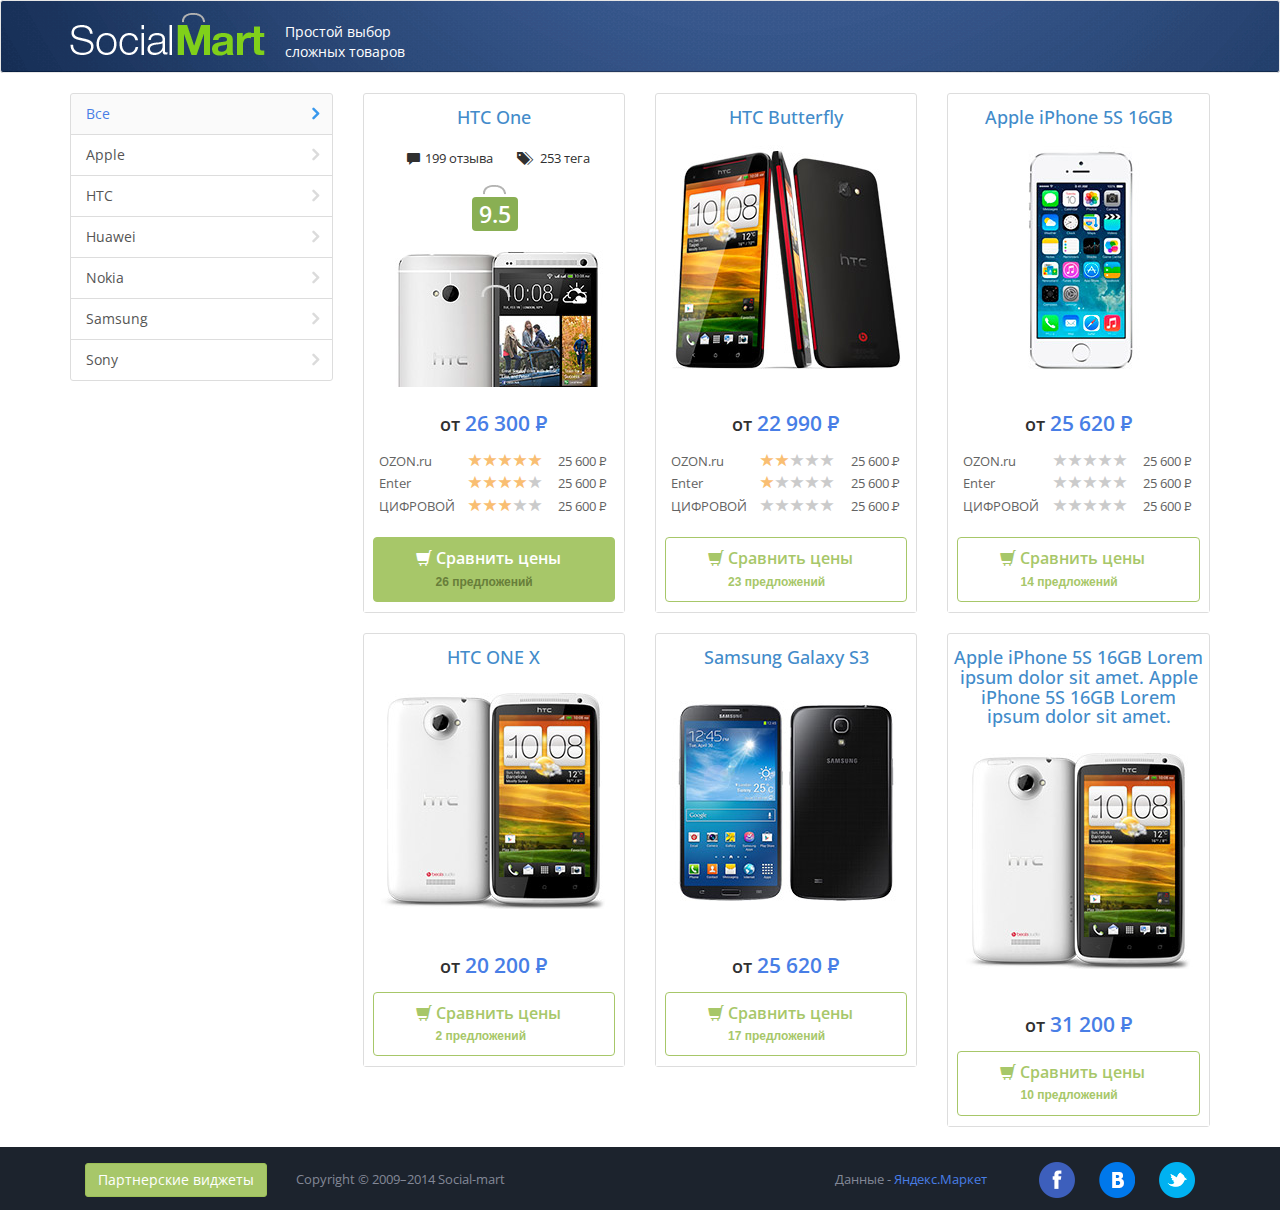
<file: index.html>
<!DOCTYPE html>
<html lang="en">
  <head>
    <meta charset="utf-8">
    <meta http-equiv="X-UA-Compatible" content="IE=edge">
    <meta name="viewport" content="width=device-width, initial-scale=1">
    <meta name="description" content="">
    <meta name="author" content="">
    <link rel="icon" href="./favicon.ico" type="image/x-icon">
    <title>Social Mart</title>

    <!-- Bootstrap core CSS -->
    <link href="css/main.min.css" rel="stylesheet">
    <link href='http://fonts.googleapis.com/css?family=Open+Sans:300italic,400italic,600italic,700italic,800italic,400,300,600,700,800&subset=latin,cyrillic,cyrillic-ext' rel='stylesheet' type='text/css'>

    <!-- Just for debugging purposes. Don't actually copy this line! -->
    <!--[if lt IE 9]><script src="js/ie8-responsive-file-warning.js"></script><![endif]-->

    <!-- HTML5 shim and Respond.js IE8 support of HTML5 elements and media queries -->
    <!--[if lt IE 9]>
      <script src="https://oss.maxcdn.com/libs/html5shiv/3.7.0/html5shiv.js"></script>
      <script src="https://oss.maxcdn.com/libs/respond.js/1.4.2/respond.min.js"></script>
    <![endif]-->
  </head>

  <body>

    <!-- Fixed navbar -->
    <div class="navbar navbar-default custom-bgr index-hdr" role="navigation">
      <div class="container">
        <div class="navbar-header custom-nav-hdr">
          <a class="navbar-brand" href="#"><img src="img/logo.png" alt=""></a>
          <p class="navbar-text hidden-xs">Простой выбор сложных товаров</p>
        </div>

        <div class="clearfix"></div>

        <ol class="breadcrumb pull-left">
          <li><a href="#" class="arrow-gray">Мобильные телефоны</a></li>
        </ol>
      </div>
    </div>

    <!-- Begin page content -->
    <div class="container without-fixed-top">
      <div class="row row-offcanvas row-offcanvas-right">

        <div class="col-xs-12 col-sm-3 col-md-3 col-md-3 sidebar-offcanvas" id="sidebar" role="navigation">
          <div class="list-group">
            <a href="#" class="list-group-item arrow-gray active">Все</a>
            <a href="#" class="list-group-item arrow-gray">Apple</a>
            <a href="#" class="list-group-item arrow-gray">HTC</a>
            <a href="#" class="list-group-item arrow-gray">Huawei</a>
            <a href="#" class="list-group-item arrow-gray">Nokia</a>
            <a href="#" class="list-group-item arrow-gray">Samsung</a>
            <a href="#" class="list-group-item arrow-gray">Sony</a>
          </div>
        </div><!--/span-->

        <div class="col-xs-12 col-sm-9">
          <div class="row cat">
            

            <div class="col-sm-6 col-md-6 col-lg-4">
              <div class="thumbnail active">
                <h4 class="text-center"><a href="#">HTC One</a></h4>
                <p class="text-center additional">
                  <a href=""><i class="glyphicon glyphicon-comment"></i>199 отзыва</a>
                  <a href=""><i class="glyphicon glyphicon-tags"></i>253 тега</a>
                </p>
                <p class="text-center final-score">
                  <a class="btn btn-lg"><span class="btn btn-lg btn-success">9.5</span></a>
                </p>
                <img src="img/phone1.jpg" class="main_img" alt="...">
                <div class="caption from-price">
                  <h3 class="text-center">от <span>26 300 <span class="rouble">Р</span></span></h3>
                  <table class="table rank without_border table-hover">
                    <tr>
                      <td class="shop-title">OZON.ru</td>
                      <td>
                        <div class="rating set5">
                            <i class="glyphicon glyphicon-star"></i><i class="glyphicon glyphicon-star"></i><i class="glyphicon glyphicon-star"></i><i class="glyphicon glyphicon-star"></i><i class="glyphicon glyphicon-star"></i>
                        </div>
                      </td>
                      <td class="price_in_shop">25 600 <span class="rouble">р</span></td>
                    </tr>
                    <tr>
                      <td class="shop-title">Enter</td>
                      <td>
                        <div class="rating set4">
                            <i class="glyphicon glyphicon-star"></i><i class="glyphicon glyphicon-star"></i><i class="glyphicon glyphicon-star"></i><i class="glyphicon glyphicon-star"></i><i class="glyphicon glyphicon-star"></i>
                        </div>
                      </td>
                      <td class="price_in_shop">25 600 <span class="rouble">р</span></td>
                    </tr>
                    <tr>
                      <td class="shop-title">ЦИФРОВОЙ</td>
                      <td>
                        <div class="rating set3">
                            <i class="glyphicon glyphicon-star"></i><i class="glyphicon glyphicon-star"></i><i class="glyphicon glyphicon-star"></i><i class="glyphicon glyphicon-star"></i><i class="glyphicon glyphicon-star"></i>
                        </div>
                      </td>
                      <td class="price_in_shop">25 600 <span class="rouble">р</span></td>
                    </tr>
                  </table>

                  <p><a href="#" class="btn btn-default btn-lg btn-block btn-compare"><i class="glyphicon glyphicon-shopping-cart"></i> Сравнить цены<br><em>26 предложений</em></a></p>
                </div>
              </div>
            </div>

            <div class="col-sm-6 col-md-6 col-lg-4">
              <div class="thumbnail">
                <h4 class="text-center"><a href="#">HTC Butterfly</a></h4>
                <p class="text-center additional">
                  <a href=""><i class="glyphicon glyphicon-comment"></i>199 отзыва</a>
                  <a href=""><i class="glyphicon glyphicon-tags"></i>253 тега</a>
                </p>
                <p class="text-center final-score">
                  <a class="btn btn-lg"><span class="btn btn-lg btn-success">9.5</span></a>
                </p>
                <img src="img/phone2.jpg" class="main_img" alt="...">
                <div class="caption from-price">
                  <h3 class="text-center">от <span>22 990 <span class="rouble">Р</span></span></h3>
                  <table class="table rank without_border table-hover">
                    <tr>
                      <td class="shop-title">OZON.ru</td>
                      <td>
                        <div class="rating set2">
                            <i class="glyphicon glyphicon-star"></i><i class="glyphicon glyphicon-star"></i><i class="glyphicon glyphicon-star"></i><i class="glyphicon glyphicon-star"></i><i class="glyphicon glyphicon-star"></i>
                        </div>
                      </td>
                      <td class="price_in_shop">25 600 <span class="rouble">р</span></td>
                    </tr>
                    <tr>
                      <td class="shop-title">Enter</td>
                      <td>
                        <div class="rating set1">
                            <i class="glyphicon glyphicon-star"></i><i class="glyphicon glyphicon-star"></i><i class="glyphicon glyphicon-star"></i><i class="glyphicon glyphicon-star"></i><i class="glyphicon glyphicon-star"></i>
                        </div>
                      </td>
                      <td class="price_in_shop">25 600 <span class="rouble">р</span></td>
                    </tr>
                    <tr>
                      <td class="shop-title">ЦИФРОВОЙ</td>
                      <td>
                        <div class="rating set0">
                            <i class="glyphicon glyphicon-star"></i><i class="glyphicon glyphicon-star"></i><i class="glyphicon glyphicon-star"></i><i class="glyphicon glyphicon-star"></i><i class="glyphicon glyphicon-star"></i>
                        </div>
                      </td>
                      <td class="price_in_shop">25 600 <span class="rouble">р</span></td>
                    </tr>
                  </table>
                  <p><a href="#" class="btn btn-default btn-lg btn-block btn-compare"><i class="glyphicon glyphicon-shopping-cart"></i> Сравнить цены<br><em>23 предложений</em></a></p>
                </div>
              </div>            </div>

            <div class="clearfix visible-md visible-sm"></div>
            
            <div class="col-sm-6 col-md-6 col-lg-4">
              <div class="thumbnail">
                <h4 class="text-center"><a href="#">Apple iPhone 5S 16GB</a></h4>
                <p class="text-center additional">
                  <a href=""><i class="glyphicon glyphicon-comment"></i>199 отзыва</a>
                  <a href=""><i class="glyphicon glyphicon-tags"></i>253 тега</a>
                </p>
                <p class="text-center final-score">
                  <a class="btn btn-lg"><span class="btn btn-lg btn-success">9.5</span></a>
                </p>
                <img src="img/phone3.jpg" class="main_img" alt="...">
                <div class="caption from-price">
                  <h3 class="text-center">от <span>25 620 <span class="rouble">Р</span></span></h3>
                  <table class="table rank without_border table-hover">
                    <tr>
                      <td class="shop-title">OZON.ru</td>
                      <td>
                        <div class="rating">
                            <i class="glyphicon glyphicon-star"></i><i class="glyphicon glyphicon-star"></i><i class="glyphicon glyphicon-star"></i><i class="glyphicon glyphicon-star"></i><i class="glyphicon glyphicon-star"></i>
                        </div>
                      </td>
                      <td class="price_in_shop">25 600 <span class="rouble">р</span></td>
                    </tr>
                    <tr>
                      <td class="shop-title">Enter</td>
                      <td>
                        <div class="rating">
                            <i class="glyphicon glyphicon-star"></i><i class="glyphicon glyphicon-star"></i><i class="glyphicon glyphicon-star"></i><i class="glyphicon glyphicon-star"></i><i class="glyphicon glyphicon-star"></i>
                        </div>
                      </td>
                      <td class="price_in_shop">25 600 <span class="rouble">р</span></td>
                    </tr>
                    <tr>
                      <td class="shop-title">ЦИФРОВОЙ</td>
                      <td>
                        <div class="rating">
                            <i class="glyphicon glyphicon-star"></i><i class="glyphicon glyphicon-star"></i><i class="glyphicon glyphicon-star"></i><i class="glyphicon glyphicon-star"></i><i class="glyphicon glyphicon-star"></i>
                        </div>
                      </td>
                      <td class="price_in_shop">25 600 <span class="rouble">р</span></td>
                    </tr>
                  </table>
                  <p><a href="#" class="btn btn-default btn-lg btn-block btn-compare"><i class="glyphicon glyphicon-shopping-cart"></i> Сравнить цены<br><em>14 предложений</em></a></p>
                </div>
              </div>
            </div>

            <div class="col-sm-6 col-md-6 col-lg-4">
              <div class="thumbnail without_compare">
                <h4 class="text-center"><a href="#">HTC ONE X</a></h4>
                <p class="text-center additional">
                  <a href=""><i class="glyphicon glyphicon-comment"></i>199 отзыва</a>
                  <a href=""><i class="glyphicon glyphicon-tags"></i>253 тега</a>
                </p>
                <p class="text-center final-score">
                  <a class="btn btn-lg"><span class="btn btn-lg btn-success">9.5</span></a>
                </p>
                <img src="img/phone4.jpg" class="main_img" alt="...">
                <div class="caption from-price">
                  <h3 class="text-center">от <span>20 200 <span class="rouble">Р</span></span></h3>
                  <p><a href="#" class="btn btn-default btn-lg btn-block btn-compare"><i class="glyphicon glyphicon-shopping-cart"></i> Сравнить цены<br><em>2 предложений</em></a></p>
                </div>
              </div>
            </div>

            <div class="clearfix visible-md visible-sm"></div>

            <div class="col-sm-6 col-md-6 col-lg-4">
              <div class="thumbnail without_compare">
                <h4 class="text-center"><a href="#">Samsung Galaxy S3</a></h4>
                <p class="text-center additional">
                  <a href=""><i class="glyphicon glyphicon-comment"></i>199 отзыва</a>
                  <a href=""><i class="glyphicon glyphicon-tags"></i>253 тега</a>
                </p>
                <p class="text-center final-score">
                  <a class="btn btn-lg"><span class="btn btn-lg btn-success">9.5</span></a>
                </p>
                <img src="img/phone5.jpg" class="main_img" alt="...">
                <div class="caption from-price">
                  <h3 class="text-center">от <span>25 620 <span class="rouble">Р</span></span></h3>
                  <p><a href="#" class="btn btn-default btn-lg btn-block btn-compare"><i class="glyphicon glyphicon-shopping-cart"></i> Сравнить цены<br><em>17 предложений</em></a></p>
                </div>
              </div>
            </div>



            <div class="col-sm-6 col-md-6 col-lg-4">
              <div class="thumbnail without_compare">
                <h4 class="text-center"><a href="#">Apple iPhone 5S 16GB Lorem ipsum dolor sit amet. Apple iPhone 5S 16GB Lorem ipsum dolor sit amet.</a></h4>
                <p class="text-center additional">
                  <a href=""><i class="glyphicon glyphicon-comment"></i>199 отзыва</a>
                  <a href=""><i class="glyphicon glyphicon-tags"></i>253 тега</a>
                </p>
                <p class="text-center final-score">
                  <a class="btn btn-lg"><span class="btn btn-lg btn-success">9.5</span></a>
                </p>
                <img src="img/phone4.jpg" class="main_img" alt="...">
                <div class="caption from-price">
                  <h3 class="text-center">от <span>31 200 <span class="rouble">Р</span></span></h3>
                  <p><a href="#" class="btn btn-default btn-lg btn-block btn-compare"><i class="glyphicon glyphicon-shopping-cart"></i> Сравнить цены<br><em>10 предложений</em></a></p>
                </div>
              </div>
            </div>
          </div><!--/row-->
        </div><!--/span-->

      </div>
    </div>

    <div id="footer">
      <div class="container">
        <div class="col-md-6 col-sm-12 text-left">
          <p class="text-muted"><a href="#" class="btn btn-default btn-success">Партнерские виджеты</a> <span>Copyright © 2009–2014 Social-mart</span></p>
        </div>
        <div class="col-md-6 col-sm-12 text-right">
          <p class="text-muted hidden-xs"><span>Данные - </span><a class="ya" href="http://ya.ru">Яндекс.Маркет</a> <a class="ico-social fb" href="fb"></a><a class="ico-social vk" href="vk"></a><a class="ico-social tw" href="tw"></a></p>
          <p class="text-muted visible-xs text-center">
            <span>Данные - </span><a class="ya" href="http://ya.ru">Яндекс.Маркет</a>
          </p>
          <p class="text-muted visible-xs text-center">
            <a class="ico-social fb" href="fb"></a><a class="ico-social vk" href="vk"></a><a class="ico-social tw" href="tw"></a>
          </p>
        </div>
      </div>
    </div>

    <script src="js/jquery.min.js"></script>
    <script src="js/bootstrap.min.js"></script>
  </body>
</html>
</file>
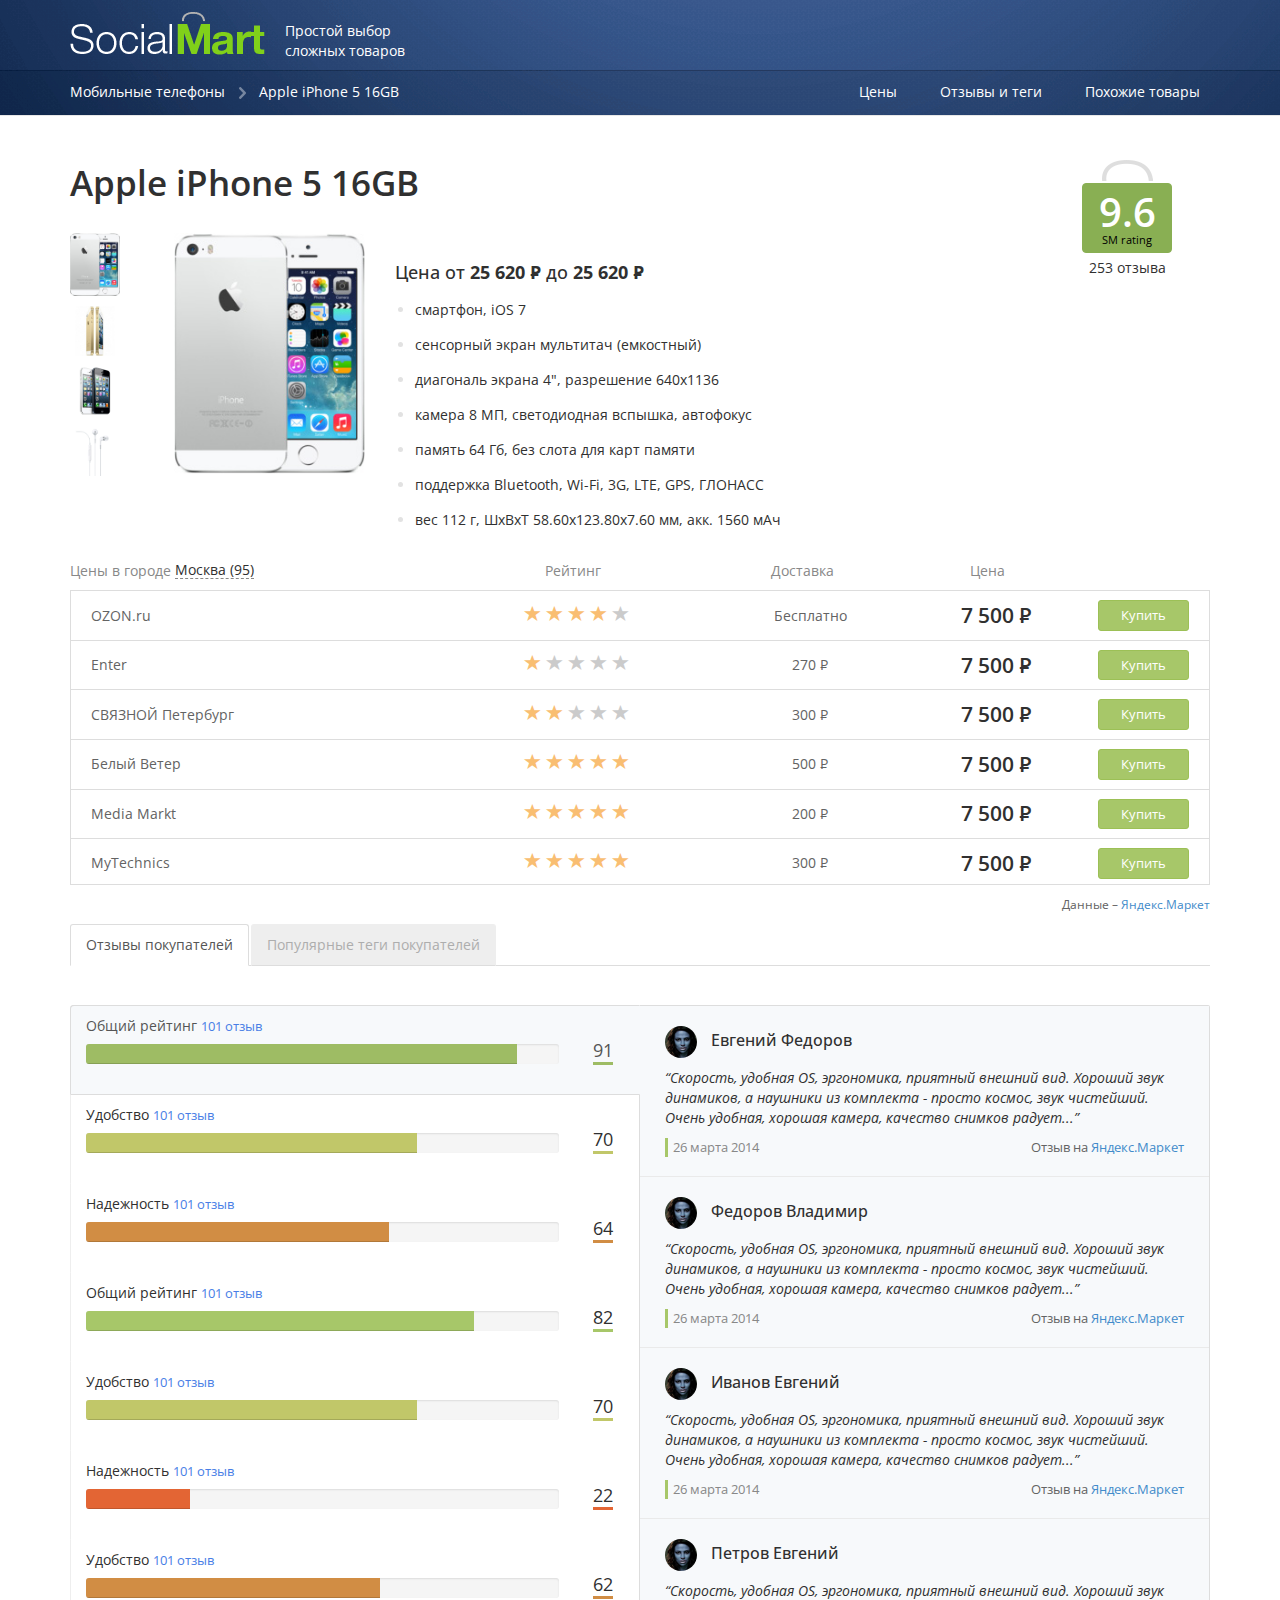
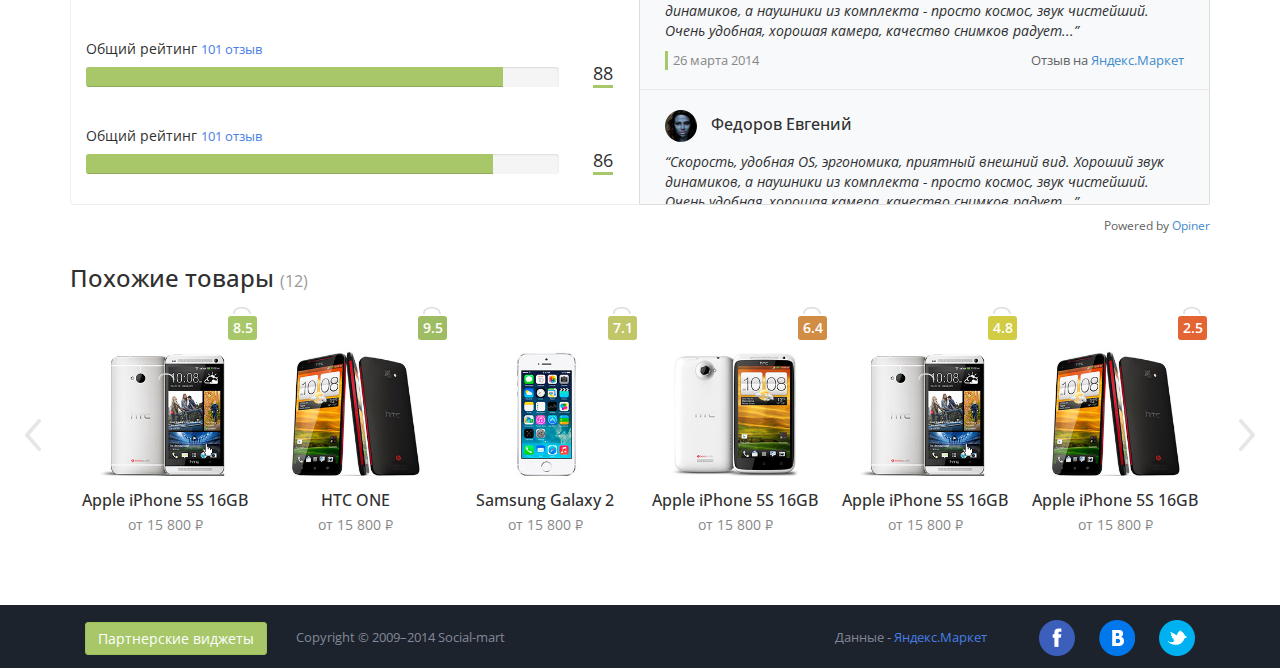
<file: inside.html>
<!DOCTYPE html>
<html lang="en">
  <head>
    <meta charset="utf-8">
    <meta http-equiv="X-UA-Compatible" content="IE=edge">
    <meta name="viewport" content="width=device-width, initial-scale=1.0, maximum-scale=1.0, user-scalable=no">
    <meta name="description" content="">
    <meta name="author" content="">
    <link rel="icon" href="./favicon.ico" type="image/x-icon">
    <title>Social Mart Inside</title>

    <!-- Bootstrap core CSS -->
    <link href="css/main.min.css" rel="stylesheet">
    <link href='http://fonts.googleapis.com/css?family=Open+Sans:300italic,400italic,600italic,700italic,800italic,400,300,600,700,800&subset=latin,cyrillic,cyrillic-ext' rel='stylesheet' type='text/css'>

    <!-- Just for debugging purposes. Don't actually copy this line! -->
    <!--[if lt IE 9]><script src="js/ie8-responsive-file-warning.js"></script><![endif]-->

    <!-- HTML5 shim and Respond.js IE8 support of HTML5 elements and media queries -->
    <!--[if lt IE 9]>
      <script src="https://oss.maxcdn.com/libs/html5shiv/3.7.0/html5shiv.js"></script>
      <script src="https://oss.maxcdn.com/libs/respond.js/1.4.2/respond.min.js"></script>
    <![endif]-->
  </head>

  <body>

    <!-- Fixed navbar -->
    <div class="navbar navbar-default navbar-fixed-top custom-bgr" role="navigation">
      <div class="container">
        <div class="navbar-header custom-nav-hdr">
          <a class="navbar-brand" href="#"><img src="img/logo.png" alt=""></a>
          <p class="navbar-text hidden-xs">Простой выбор сложных товаров</p>
           <button id="toggleMenu" type="button" class="navbar-toggle" data-toggle="collapse" data-target="#right-custom-nav">
             <span class="icon-bar"></span>
             <span class="icon-bar"></span>
             <span class="icon-bar"></span>
           </button>
        </div>

        <div class="clearfix"></div>

        <ol class="breadcrumb pull-left">
          <li><a href="#" class="arrow-gray">Мобильные телефоны</a></li>
          <li class="active">Apple iPhone 5 16GB</li>
        </ol>
        <div class="pull-right collapse navbar-collapse right-custom-nav">
          <ul>
            <li><a href="#price">Цены</a></li>
            <li><a href="#reviews">Отзывы и теги</a></li>
            <li><a href="#similar">Похожие товары</a></li>
          </ul>          
        </div>
      </div>
    </div>

    <!-- Begin page content -->
    <div class="container">
      <div class="row row-offcanvas row-offcanvas-right">


        <div class="col-md-12">
          <div class="row">
            
            <div class="col-md-10 col-sm-10 col-xs-9">
              <h1 class="title">Apple iPhone 5 16GB</h1>
              <div class="result-rank result-rank-sm">
                <a class="btn btn-lg btn-wb">
                  <span class="btn btn-lg btn-success">
                    9.6
                    <small>SM rating</small>
                  </span>
                </a>
                <p>253 отзыва</p>
              </div>
              <div class="row">
                <div class="col-md-4 col-sm-5 col-xs-12">
                  <ul class="preview_photo">
                    <li><a href="#" data-img="./img/phone6.jpg"><img src="./img/phone6.jpg" alt=""></a></li>
                    <li><a href="#" data-img="./img/phone6.jpg"><img src="./img/gal1.jpg" alt=""></a></li>
                    <li><a href="#" data-img="./img/phone6.jpg"><img src="./img/gal3.jpg" alt=""></a></li>
                    <li><a href="#" data-img="./img/phone6.jpg"><img src="./img/gal4.jpg" alt=""></a></li>
                  </ul>
                  <a href="#" class="big_preview">
                    <img src="./img/phone6.jpg" class="img-responsive" alt="">
                  </a>
                </div>
                <div class="col-md-8 col-sm-7 col-xs-12 gadget_description">
                  <h4>Цена от <strong>25 620 <span class="rouble">Р</span></strong> до <strong>25 620 <span class="rouble">Р</span></strong></h4>
                  <ul>
                    <li><span>смартфон, iOS 7</span></li>
                    <li><span>сенсорный экран мультитач (емкостный)</span></li>
                    <li><span>диагональ экрана 4", разрешение 640x1136</span></li>
                    <li><span>камера 8 МП, светодиодная вспышка, автофокус</span></li>
                    <li><span>память 64 Гб, без слота для карт памяти</span></li>
                    <li><span>поддержка Bluetooth, Wi-Fi, 3G, LTE, GPS, ГЛОНАСС</span></li>
                    <li><span>вес 112 г, ШxВxТ 58.60x123.80x7.60 мм, акк. 1560 мАч</span></li>
                  </ul>
                </div>
              </div>
            </div>
            <div class="col-md-2 col-sm-2  col-xs-3 result-rank result-rank-big">
              <a class="btn btn-lg btn-wb">
                <span class="btn btn-lg btn-success">
                  9.6
                  <small>SM rating</small>
                </span>
              </a>
              <p>253 отзыва</p>
            </div>
          </div><!--/row-->

          <div class="row">
            <div class="col-md-12 full-width">

              <div class="top-table">
              <table class="table table-condensed compare-head" id="price">
                <thead>
                  <tr>
                    <th class="col-md-4 popover-width">
                      <p>Цены в городе <button id="change-sity">Москва (95)</button></p>
                      <div id="change-sity-content" class="hidden">
                        <div class="change-sity-content">
                          <h4>Выберите город</h4>
                          <span type="button" class="close close-change-sity">&times;</span>
                          <div class="clearfix"></div>
                          <form class="form-inline search-sity" role="form">
                            <div class="form-group">
                              <input type="text" class="form-control input-sm" id="sity" placeholder="Поиск города...">
                              <span class="lupa"><i class="glyphicon glyphicon-search"></i></span>
                            </div>
                          </form>
                          <ul>
                            <li class="active">Москва</li>
                            <li>Санкт-Петербург</li>
                            <li>Оренбург</li>
                            <li>Екатеринбург</li>
                            <li>Владивосток</li>
                            <li>Сочи</li>
                            <li>Казань</li>
                            <li>Оренбург </li>
                            <li>Екатеринбург</li>
                            <li>Владивосток</li>
                            <li>Сочи</li>
                            <li>Казань</li>
                            <li>Санкт-Петербург</li>
                            <li>Оренбург</li>
                            <li>Екатеринбург</li>
                            <li>Владивосток</li>
                            <li>Сочи</li>
                            <li>Казань</li>
                            <li>Оренбург </li>
                            <li>Екатеринбург</li>
                            <li>Владивосток</li>
                            <li>Сочи</li>
                            <li>Казань</li>
                          </ul>
                        </div>
                      </div>
                    </th>
                    <th class="col-md-3">Рейтинг</th>
                    <th class="col-md-2">Доставка</th>
                    <th class="col-md-2">Цена</th>
                    <th class="col-md-1"><a href="#" class="btn btn-success"><span>Купить</span><i class="glyphicon glyphicon-shopping-cart"></i></a></th>
                  </tr>
                </thead>
              </table>
              </div>
              <div class="fix-height">
                <table class="table table-hover table-condensed">
                  <tbody>
                    <tr>
                      <td class="col-md-4">OZON.ru
                        <div class="rating set4">
                          <i class="glyphicon glyphicon-star"></i>
                          <i class="glyphicon glyphicon-star"></i>
                          <i class="glyphicon glyphicon-star"></i>
                          <i class="glyphicon glyphicon-star"></i>
                          <i class="glyphicon glyphicon-star"></i>
                        </div></td>
                      <td class="col-md-3">
                        <div class="rating set4">
                          <i class="glyphicon glyphicon-star"></i>
                          <i class="glyphicon glyphicon-star"></i>
                          <i class="glyphicon glyphicon-star"></i>
                          <i class="glyphicon glyphicon-star"></i>
                          <i class="glyphicon glyphicon-star"></i>
                        </div>
                      </td>
                      <td class="col-md-2">Бесплатно</td>
                      <td class="col-md-2"><h3>7 500 <span class="rouble">р</span></h3></td>
                      <td class="col-md-1"><a href="#" class="btn btn-success"><span>Купить</span><i class="glyphicon glyphicon-shopping-cart"></i></a></td>
                    </tr>
                    <tr>
                      <td>Enter
                        <div class="rating set1">
                          <i class="glyphicon glyphicon-star"></i>
                          <i class="glyphicon glyphicon-star"></i>
                          <i class="glyphicon glyphicon-star"></i>
                          <i class="glyphicon glyphicon-star"></i>
                          <i class="glyphicon glyphicon-star"></i>
                        </div></td>
                      <td>
                        <div class="rating set1">
                          <i class="glyphicon glyphicon-star"></i>
                          <i class="glyphicon glyphicon-star"></i>
                          <i class="glyphicon glyphicon-star"></i>
                          <i class="glyphicon glyphicon-star"></i>
                          <i class="glyphicon glyphicon-star"></i>
                        </div>
                      </td>
                      <td>270 <span class="rouble">р</span></td>
                      <td><h3>7 500 <span class="rouble">р</span></h3></td>
                      <td><a href="#" class="btn btn-success"><span>Купить</span><i class="glyphicon glyphicon-shopping-cart"></i></a></td>
                    </tr>
                    <tr>
                      <td>СВЯЗНОЙ Петербург
                        <div class="rating set2">
                          <i class="glyphicon glyphicon-star"></i>
                          <i class="glyphicon glyphicon-star"></i>
                          <i class="glyphicon glyphicon-star"></i>
                          <i class="glyphicon glyphicon-star"></i>
                          <i class="glyphicon glyphicon-star"></i>
                        </div></td>
                      <td>
                        <div class="rating set2">
                          <i class="glyphicon glyphicon-star"></i>
                          <i class="glyphicon glyphicon-star"></i>
                          <i class="glyphicon glyphicon-star"></i>
                          <i class="glyphicon glyphicon-star"></i>
                          <i class="glyphicon glyphicon-star"></i>
                        </div>
                      </td>
                      <td>300 <span class="rouble">р</span></td>
                      <td><h3>7 500 <span class="rouble">р</span></h3></td>
                      <td><a href="#" class="btn btn-success"><span>Купить</span><i class="glyphicon glyphicon-shopping-cart"></i></a></td>
                    </tr>
                    <tr>
                      <td>Белый Ветер</td>
                      <td>
                        <div class="rating set5">
                          <i class="glyphicon glyphicon-star"></i>
                          <i class="glyphicon glyphicon-star"></i>
                          <i class="glyphicon glyphicon-star"></i>
                          <i class="glyphicon glyphicon-star"></i>
                          <i class="glyphicon glyphicon-star"></i>
                        </div>
                      </td>
                      <td>500 <span class="rouble">р</span></td>
                      <td><h3>7 500 <span class="rouble">р</span></h3></td>
                      <td><a href="#" class="btn btn-success"><span>Купить</span><i class="glyphicon glyphicon-shopping-cart"></i></a></td>
                    </tr>
                    <tr>
                      <td>Media Markt</td>
                      <td>
                        <div class="rating set5">
                          <i class="glyphicon glyphicon-star"></i>
                          <i class="glyphicon glyphicon-star"></i>
                          <i class="glyphicon glyphicon-star"></i>
                          <i class="glyphicon glyphicon-star"></i>
                          <i class="glyphicon glyphicon-star"></i>
                        </div>
                      </td>
                      <td>200 <span class="rouble">р</span></td>
                      <td><h3>7 500 <span class="rouble">р</span></h3></td>
                      <td><a href="#" class="btn btn-success"><span>Купить</span><i class="glyphicon glyphicon-shopping-cart"></i></a></td>
                    </tr>
                    <tr>
                      <td>MyTechnics</td>
                      <td>
                        <div class="rating set5">
                          <i class="glyphicon glyphicon-star"></i>
                          <i class="glyphicon glyphicon-star"></i>
                          <i class="glyphicon glyphicon-star"></i>
                          <i class="glyphicon glyphicon-star"></i>
                          <i class="glyphicon glyphicon-star"></i>
                        </div>
                      </td>
                      <td>300 <span class="rouble">р</span></td>
                      <td><h3>7 500 <span class="rouble">р</span></h3></td>
                      <td><a href="#" class="btn btn-success"><span>Купить</span><i class="glyphicon glyphicon-shopping-cart"></i></a></td>
                    </tr>
                    <tr>
                      <td class="col-md-4">OZON.ru</td>
                      <td class="col-md-3">
                        <div class="rating set4">
                          <i class="glyphicon glyphicon-star"></i>
                          <i class="glyphicon glyphicon-star"></i>
                          <i class="glyphicon glyphicon-star"></i>
                          <i class="glyphicon glyphicon-star"></i>
                          <i class="glyphicon glyphicon-star"></i>
                        </div>
                      </td>
                      <td class="col-md-2">Бесплатно</td>
                      <td class="col-md-2"><h3>7 500 <span class="rouble">р</span></h3></td>
                      <td class="col-md-1"><a href="#" class="btn btn-success"><span>Купить</span><i class="glyphicon glyphicon-shopping-cart"></i></a></td>
                    </tr>
                    <tr>
                      <td>Enter</td>
                      <td>
                        <div class="rating set1">
                          <i class="glyphicon glyphicon-star"></i>
                          <i class="glyphicon glyphicon-star"></i>
                          <i class="glyphicon glyphicon-star"></i>
                          <i class="glyphicon glyphicon-star"></i>
                          <i class="glyphicon glyphicon-star"></i>
                        </div>
                      </td>
                      <td>270 <span class="rouble">р</span></td>
                      <td><h3>7 500 <span class="rouble">р</span></h3></td>
                      <td><a href="#" class="btn btn-success"><span>Купить</span><i class="glyphicon glyphicon-shopping-cart"></i></a></td>
                    </tr>
                    <tr>
                      <td>СВЯЗНОЙ Петербург</td>
                      <td>
                        <div class="rating set2">
                          <i class="glyphicon glyphicon-star"></i>
                          <i class="glyphicon glyphicon-star"></i>
                          <i class="glyphicon glyphicon-star"></i>
                          <i class="glyphicon glyphicon-star"></i>
                          <i class="glyphicon glyphicon-star"></i>
                        </div>
                      </td>
                      <td>300 <span class="rouble">р</span></td>
                      <td><h3>7 500 <span class="rouble">р</span></h3></td>
                      <td><a href="#" class="btn btn-success"><span>Купить</span><i class="glyphicon glyphicon-shopping-cart"></i></a></td>
                    </tr>
                    <tr>
                      <td>Белый Ветер</td>
                      <td>
                        <div class="rating set5">
                          <i class="glyphicon glyphicon-star"></i>
                          <i class="glyphicon glyphicon-star"></i>
                          <i class="glyphicon glyphicon-star"></i>
                          <i class="glyphicon glyphicon-star"></i>
                          <i class="glyphicon glyphicon-star"></i>
                        </div>
                      </td>
                      <td>500 <span class="rouble">р</span></td>
                      <td><h3>7 500 <span class="rouble">р</span></h3></td>
                      <td><a href="#" class="btn btn-success"><span>Купить</span><i class="glyphicon glyphicon-shopping-cart"></i></a></td>
                    </tr>
                    <tr>
                      <td>Media Markt</td>
                      <td>
                        <div class="rating set5">
                          <i class="glyphicon glyphicon-star"></i>
                          <i class="glyphicon glyphicon-star"></i>
                          <i class="glyphicon glyphicon-star"></i>
                          <i class="glyphicon glyphicon-star"></i>
                          <i class="glyphicon glyphicon-star"></i>
                        </div>
                      </td>
                      <td>200 <span class="rouble">р</span></td>
                      <td><h3>7 500 <span class="rouble">р</span></h3></td>
                      <td><a href="#" class="btn btn-success"><span>Купить</span><i class="glyphicon glyphicon-shopping-cart"></i></a></td>
                    </tr>
                    <tr>
                      <td>MyTechnics</td>
                      <td>
                        <div class="rating set5">
                          <i class="glyphicon glyphicon-star"></i>
                          <i class="glyphicon glyphicon-star"></i>
                          <i class="glyphicon glyphicon-star"></i>
                          <i class="glyphicon glyphicon-star"></i>
                          <i class="glyphicon glyphicon-star"></i>
                        </div>
                      </td>
                      <td>300 <span class="rouble">р</span></td>
                      <td><h3>7 500 <span class="rouble">р</span></h3></td>
                      <td><a href="#" class="btn btn-success"><span>Купить</span><i class="glyphicon glyphicon-shopping-cart"></i></a></td>
                    </tr>
                  </tbody>
                </table>
              </div>
              <p class="pull-right from-content"><small>Данные – <a href="#">Яндекс.Маркет</a></small></p>
            </div>
          </div>

          <div class="row tabs-row">
            <div class="col-md-12 full-width">
              <ul class="nav nav-tabs main-tabs" id="reviews">
                <li class="active"><a href="#home" data-toggle="tab">Отзывы <span>покупателей</span></a></li>
                <li><a href="#tags" id="tag_tab" data-toggle="tab">Популярные теги <span>покупателей</span></a></li>
              </ul>
              <div class="tab-content tab-root-container">
                <div class="tab-pane first-lvl active" id="home">

                  <!-- tabs left -->                
                  <div class="tabbable tabs-left">
                    <ul class="nav nav-tabs col-md-6 col-sm-6 kind-of-review">
                      <li class="active state9"><a href="#a" data-toggle="tab">
                          Общий рейтинг <small>101 отзыв</small>
                          <div class="progress">
                            <div class="progress-bar" role="progressbar" aria-valuenow="91" aria-valuemin="0" aria-valuemax="100" style="width: 91%;"></div>
                          </div>
                          <span class="result"><em>91</em></span>
                          <span class="clearfix"></span>
                      </a></li>
                      <li class="state7"><a href="#b" data-toggle="tab">
                          Удобство <small>101 отзыв</small>
                          <div class="progress">
                            <div class="progress-bar" role="progressbar" aria-valuenow="70" aria-valuemin="0" aria-valuemax="100" style="width: 70%;"></div>
                          </div>
                          <span class="result"><em>70</em></span>
                          <span class="clearfix"></span>
                      </a></li>
                      <li class="state6"><a href="#c" data-toggle="tab">
                          Надежность <small>101 отзыв</small>
                          <div class="progress">
                            <div class="progress-bar" role="progressbar" aria-valuenow="64" aria-valuemin="0" aria-valuemax="100" style="width: 64%;"></div>
                          </div>
                          <span class="result"><em>64</em></span>
                          <span class="clearfix"></span>
                      </a></li>
                      <li class="state8"><a href="#d" data-toggle="tab">
                          Общий рейтинг <small>101 отзыв</small>
                          <div class="progress">
                            <div class="progress-bar" role="progressbar" aria-valuenow="82" aria-valuemin="0" aria-valuemax="100" style="width: 82%;"></div>
                          </div>
                          <span class="result"><em>82</em></span>
                          <span class="clearfix"></span>
                      </a></li>
                      <li class="state7"><a href="#e" data-toggle="tab">
                          Удобство <small>101 отзыв</small>
                          <div class="progress">
                            <div class="progress-bar" role="progressbar" aria-valuenow="70" aria-valuemin="0" aria-valuemax="100" style="width: 70%;"></div>
                          </div>
                          <span class="result"><em>70</em></span>
                          <span class="clearfix"></span>
                      </a></li>
                      <li class="state2"><a href="#f" data-toggle="tab">
                          Надежность <small>101 отзыв</small>
                          <div class="progress">
                            <div class="progress-bar" role="progressbar" aria-valuenow="22" aria-valuemin="0" aria-valuemax="100" style="width: 22%;"></div>
                          </div>
                          <span class="result"><em>22</em></span>
                          <span class="clearfix"></span>
                      </a></li>
                      <li class="state6"><a href="#g" data-toggle="tab">
                          Удобство <small>101 отзыв</small>
                          <div class="progress">
                            <div class="progress-bar" role="progressbar" aria-valuenow="62" aria-valuemin="0" aria-valuemax="100" style="width: 62%;"></div>
                          </div>
                          <span class="result"><em>62</em></span>
                          <span class="clearfix"></span>
                      </a></li>
                      <li class="state8"><a href="#h" data-toggle="tab">
                          Общий рейтинг <small>101 отзыв</small>
                          <div class="progress">
                            <div class="progress-bar" role="progressbar" aria-valuenow="88" aria-valuemin="0" aria-valuemax="100" style="width: 88%;"></div>
                          </div>
                          <span class="result"><em>88</em></span>
                          <span class="clearfix"></span>
                      </a></li>
                      <li class="state8"><a href="#i" data-toggle="tab">
                          Общий рейтинг <small>101 отзыв</small>
                          <div class="progress">
                            <div class="progress-bar" role="progressbar" aria-valuenow="86" aria-valuemin="0" aria-valuemax="100" style="width: 86%;"></div>
                          </div>
                          <span class="result"><em>86</em></span>
                          <span class="clearfix"></span>
                      </a></li>
                    </ul>
                    <div class="tab-content col-md-6 col-sm-6 container-review">
                      <div class="tab-pane active" id="a">
                        <ul class="list-review">
                          <li>
                            <h4>
                              <img src="img/ava.jpg" width="32" class="img-circle" alt="">
                              Евгений Федоров
                            </h4>
                            <p>
                              <em>“Скорость, удобная OS, эргономика, приятный внешний вид. Хороший звук динамиков, а наушники из комплекта - просто космос, звук чистейший. Очень удобная, хорошая камера, качество снимков радует...”</em>
                            </p>
                            <p>
                              <span class="pull-left date">26 марта 2014</span>
                              <span class="pull-right">Отзыв на <a href="ya.ru">Яндекс.Маркет</a></span>
                            </p>
                          </li>
                          <li>
                            <h4>
                              <img src="img/ava.jpg" width="32" class="img-circle" alt="">
                              Федоров Владимир
                            </h4>
                            <p>
                              <em>“Скорость, удобная OS, эргономика, приятный внешний вид. Хороший звук динамиков, а наушники из комплекта - просто космос, звук чистейший. Очень удобная, хорошая камера, качество снимков радует...”</em>
                            </p>
                            <p>
                              <span class="pull-left date">26 марта 2014</span>
                              <span class="pull-right">Отзыв на <a href="ya.ru">Яндекс.Маркет</a></span>
                            </p>
                          </li>
                          <li>
                            <h4>
                              <img src="img/ava.jpg" width="32" class="img-circle" alt="">
                              Иванов Евгений
                            </h4>
                            <p>
                              <em>“Скорость, удобная OS, эргономика, приятный внешний вид. Хороший звук динамиков, а наушники из комплекта - просто космос, звук чистейший. Очень удобная, хорошая камера, качество снимков радует...”</em>
                            </p>
                            <p>
                              <span class="pull-left date">26 марта 2014</span>
                              <span class="pull-right">Отзыв на <a href="ya.ru">Яндекс.Маркет</a></span>
                            </p>
                          </li>
                          <li>
                            <h4>
                              <img src="img/ava.jpg" width="32" class="img-circle" alt="">
                              Петров Евгений
                            </h4>
                            <p>
                              <em>“Скорость, удобная OS, эргономика, приятный внешний вид. Хороший звук динамиков, а наушники из комплекта - просто космос, звук чистейший. Очень удобная, хорошая камера, качество снимков радует...”</em>
                            </p>
                            <p>
                              <span class="pull-left date">26 марта 2014</span>
                              <span class="pull-right">Отзыв на <a href="ya.ru">Яндекс.Маркет</a></span>
                            </p>
                          </li>
                          <li>
                            <h4>
                              <img src="img/ava.jpg" width="32" class="img-circle" alt="">
                              Федоров Евгений
                            </h4>
                            <p>
                              <em>“Скорость, удобная OS, эргономика, приятный внешний вид. Хороший звук динамиков, а наушники из комплекта - просто космос, звук чистейший. Очень удобная, хорошая камера, качество снимков радует...”</em>
                            </p>
                            <p>
                              <span class="pull-left date">26 марта 2014</span>
                              <span class="pull-right">Отзыв на <a href="ya.ru">Яндекс.Маркет</a></span>
                            </p>
                          </li>
                        </ul>
                      </div>
                      <div class="tab-pane" id="b">B Secondo sed ac orci quis tortor imperdiet venenatis. Duis elementum auctor accumsan. Aliquam in felis sit amet augue.</div>
                      <div class="tab-pane" id="c">C Thirdamuno, ipsum dolor sit amet, consectetur adipiscing elit. Duis pharetra varius quam sit amet vulputate. Quisque mauris augue, molestie tincidunt condimentum vitae.</div>
                      <div class="tab-pane" id="d">D Secondo sed ac orci quis tortor imperdiet venenatis. Duis elementum auctor accumsan. Aliquam in felis sit amet augue.</div>
                      <div class="tab-pane" id="e">E Thirdamuno, ipsum dolor sit amet, consectetur adipiscing elit. Duis pharetra varius quam sit amet vulputate. Quisque mauris augue, molestie tincidunt condimentum vitae.</div>
                      <div class="tab-pane" id="f">F Secondo sed ac orci quis tortor imperdiet venenatis. Duis elementum auctor accumsan. Aliquam in felis sit amet augue.</div>
                      <div class="tab-pane" id="g">G Thirdamuno, ipsum dolor sit amet, consectetur adipiscing elit. Duis pharetra varius quam sit amet vulputate. Quisque mauris augue, molestie tincidunt condimentum vitae.</div>
                      <div class="tab-pane" id="h">H Thirdamuno, ipsum dolor sit amet, consectetur adipiscing elit. Duis pharetra varius quam sit amet vulputate. Quisque mauris augue, molestie tincidunt condimentum vitae.</div>
                      <div class="tab-pane" id="i">H Thirdamuno, ipsum dolor sit amet, consectetur adipiscing elit. Duis pharetra varius quam sit amet vulputate. Quisque mauris augue, molestie tincidunt condimentum vitae.</div>
                    </div>
                  </div>
                  <!-- /tabs -->

                </div>
                <div class="tab-pane first-lvl" id="tags">
                  <div class="row tags">
                    <div class="col-md-4">
                      <h3 class="text-center">Для кого подходит</h3>
                        <script type="text/javascript">
                            var word_array1 = [
                              {text: "Для хипстера", weight: 15},
                              {text: "Для Мужчины", weight: 9, link: "http://jquery.com/"},
                              {text: "Для блондинки", weight: 6, html: {title: "I can haz any html attribute"}},
                              {text: "Для ребенка", weight: 7},
                              {text: "Другу", weight: 7},
                              {text: "Подруге", weight: 7},
                              {text: "Мужу", weight: 1},
                              {text: "Маме", weight: 9},
                              {text: "Солдату", weight: 3},
                              {text: "Лунатику", weight: 7},
                              {text: "Для жены", weight: 5},
                              {text: "Для любовницы", weight: 3},
                            ];
                        </script>
                      <div class="tag1 tags-cloud"></div>
                    </div>
                    <div class="col-md-4">
                      <h3 class="text-center">Для чего подходит</h3>
                      <script type="text/javascript">
                        var word_array2 = [
                          {text: "Навигация", weight: 15},
                          {text: "Социальные сети", weight: 20, link: "http://jquery.com/"},
                          {text: "Серфинг", weight: 6, html: {title: "I can haz any html attribute"}},
                          {text: "Игры", weight: 7},
                          {text: "Lorem", weight: 13, link: "https://github.com/lucaong/jQCloud"},
                          {text: "Ipsum", weight: 10.5, link: "http://jquery.com/"},
                          {text: "Dolor", weight: 9.4},
                          {text: "Sit", weight: 8},
                          {text: "Amet", weight: 6.2},
                          {text: "Consectetur", weight: 5},
                          {text: "Adipiscing", weight: 5},
                          {text: "Elit", weight: 5},
                          {text: "Nam et", weight: 5},
                          {text: "Leo", weight: 4},
                          {text: "Sapien", weight: 4, link: "http://www.lucaongaro.eu/"},
                          {text: "Pellentesque", weight: 3},
                          {text: "habitant", weight: 3},
                          {text: "morbi", weight: 3},
                          {text: "tristisque", weight: 3},
                          {text: "senectus", weight: 3},
                          {text: "et netus", weight: 3},
                          {text: "et malesuada", weight: 3},
                          {text: "fames", weight: 2},
                          {text: "ac turpis", weight: 2},
                          {text: "ullamcorper", weight: 1},
                          {text: "id vuluptate ut", weight: 1},
                          {text: "mattis", weight: 1},
                          {text: "et nulla", weight: 1},
                          {text: "Sed", weight: 1},
                          {text: "Звонить", weight: 5},
                        ];
                      </script>
                      <div class="tag2 tags-cloud"></div>
                    </div>
                    <div class="col-md-4">
                      <h3 class="text-center">Характеристики</h3>
                      <script type="text/javascript">
                        var word_array3 = [
                          {text: "Современный", weight: 15},
                          {text: "Социальные сети", weight: 10, link: "http://jquery.com/"},
                          {text: "Стильный", weight: 6, html: {title: "I can haz any html attribute"}},
                          {text: "Ударостойкий", weight: 7},
                          {text: "Подруге", weight: 7},
                          {text: "Мужу", weight: 1},
                          {text: "Маме", weight: 9},
                          {text: "Солдату", weight: 3},
                          {text: "Лунатику", weight: 7},
                          {text: "Звонить", weight: 5},
                          {text: "Lorem", weight: 1},
                          {text: "Dolore", weight: 2},
                        ];
                      </script>
                      <div class="tag3 tags-cloud"></div>
                    </div>
                  </div>
                </div>
              </div>              
              <p class="pull-right from-content"><small>Powered by <a href="#">Opiner</a></small></p>
            </div>
          </div>

          <div class="row ">
            <div class="col-sm-12 col-md-12 similar" id="similar">
              <h3>Похожие товары  <small>(12)</small></h3>
              <div class="clearfix"></div>
              <div class="responsive">
                <div class="item">
                  <div class="thumbnail">
                    <p class="text-center final-score state8">
                      <a class="btn btn-lg"><span class="btn btn-lg btn-success">8.5</span></a>
                    </p>
                    <a href="#"><img src="img/phone1.jpg" class="main_img img-responsive" alt="..."></a>
                    <h4 class="text-center"><a href="#">Apple iPhone 5S 16GB</a></h4>
                    <p>от 15 800 <span class="rouble">Р</span></p>
                  </div>
                </div>
                <div class="item">
                  <div class="thumbnail">
                    <p class="text-center final-score state9">
                      <a class="btn btn-lg"><span class="btn btn-lg btn-success">9.5</span></a>
                    </p>
                    <a href="#"><img src="img/phone2.jpg" class="main_img img-responsive" alt="..."></a>
                    <h4 class="text-center"><a href="#">HTC ONE</a></h4>
                    <p>от 15 800 <span class="rouble">Р</span></p>
                  </div>
                </div>
                <div class="item">
                  <div class="thumbnail">
                    <p class="text-center final-score state7">
                      <a class="btn btn-lg"><span class="btn btn-lg btn-success">7.1</span></a>
                    </p>
                    <a href="#"><img src="img/phone3.jpg" class="main_img img-responsive" alt="..."></a>
                    <h4 class="text-center"><a href="#">Samsung Galaxy 2</a></h4>
                    <p>от 15 800 <span class="rouble">Р</span></p>
                  </div>
                </div>
                <div class="item">
                  <div class="thumbnail">
                    <p class="text-center final-score state6">
                      <a class="btn btn-lg"><span class="btn btn-lg btn-success">6.4</span></a>
                    </p>
                    <a href="#"><img src="img/phone4.jpg" class="main_img img-responsive" alt="..."></a>
                    <h4 class="text-center"><a href="#">Apple iPhone 5S 16GB</a></h4>
                    <p>от 15 800 <span class="rouble">Р</span></p>
                  </div>
                </div>
                <div class="item">
                  <div class="thumbnail">
                    <p class="text-center final-score state4">
                      <a class="btn btn-lg"><span class="btn btn-lg btn-success">4.8</span></a>
                    </p>
                    <a href="#"><img src="img/phone1.jpg" class="main_img img-responsive" alt="..."></a>
                    <h4 class="text-center"><a href="#">Apple iPhone 5S 16GB</a></h4>
                    <p>от 15 800 <span class="rouble">Р</span></p>
                  </div>
                </div>
                <div class="item">
                  <div class="thumbnail">
                    <p class="text-center final-score state2">
                      <a class="btn btn-lg"><span class="btn btn-lg btn-success">2.5</span></a>
                    </p>
                    <a href="#"><img src="img/phone2.jpg" class="main_img img-responsive" alt="..."></a>
                    <h4 class="text-center"><a href="#">Apple iPhone 5S 16GB</a></h4>
                    <p>от 15 800 <span class="rouble">Р</span></p>
                  </div>
                </div>
                <div class="item">
                  <div class="thumbnail">
                    <p class="text-center final-score">
                      <a class="btn btn-lg"><span class="btn btn-lg btn-success">9.5</span></a>
                    </p>
                    <a href="#"><img src="img/phone1.jpg" class="main_img img-responsive" alt="..."></a>
                    <h4 class="text-center"><a href="#">Apple iPhone 5S 16GB</a></h4>
                    <p>от 15 800 <span class="rouble">Р</span></p>
                  </div>
                </div>
                <div class="item">
                  <div class="thumbnail">
                    <p class="text-center final-score">
                      <a class="btn btn-lg"><span class="btn btn-lg btn-success">9.5</span></a>
                    </p>
                    <a href="#"><img src="img/phone2.jpg" class="main_img img-responsive" alt="..."></a>
                    <h4 class="text-center"><a href="#">Apple iPhone 5S 16GB</a></h4>
                    <p>от 15 800 <span class="rouble">Р</span></p>
                  </div>
                </div>
                <div class="item">
                  <div class="thumbnail">
                    <p class="text-center final-score">
                      <a class="btn btn-lg"><span class="btn btn-lg btn-success">9.5</span></a>
                    </p>
                    <a href="#"><img src="img/phone3.jpg" class="main_img img-responsive" alt="..."></a>
                    <h4 class="text-center"><a href="#">Apple iPhone 5S 16GB</a></h4>
                    <p>от 15 800 <span class="rouble">Р</span></p>
                  </div>
                </div>
                <div class="item">
                  <div class="thumbnail">
                    <p class="text-center final-score">
                      <a class="btn btn-lg"><span class="btn btn-lg btn-success">9.5</span></a>
                    </p>
                    <a href="#"><img src="img/phone4.jpg" class="main_img img-responsive" alt="..."></a>
                    <h4 class="text-center"><a href="#">Apple iPhone 5S 16GB</a></h4>
                    <p>от 15 800 <span class="rouble">Р</span></p>
                  </div>
                </div>
                <div class="item">
                  <div class="thumbnail">
                    <p class="text-center final-score">
                      <a class="btn btn-lg"><span class="btn btn-lg btn-success">9.5</span></a>
                    </p>
                    <a href="#"><img src="img/phone1.jpg" class="main_img img-responsive" alt="..."></a>
                    <h4 class="text-center"><a href="#">Apple iPhone 5S 16GB</a></h4>
                    <p>от 15 800 <span class="rouble">Р</span></p>
                  </div>
                </div>
                <div class="item">
                  <div class="thumbnail">
                    <p class="text-center final-score">
                      <a class="btn btn-lg"><span class="btn btn-lg btn-success">9.5</span></a>
                    </p>
                    <a href="#"><img src="img/phone2.jpg" class="main_img img-responsive" alt="..."></a>
                    <h4 class="text-center"><a href="#">Apple iPhone 5S 16GB</a></h4>
                    <p>от 15 800 <span class="rouble">Р</span></p>
                  </div>
                </div>
                <div class="item">
                  <div class="thumbnail">
                    <p class="text-center final-score">
                      <a class="btn btn-lg"><span class="btn btn-lg btn-success">9.5</span></a>
                    </p>
                    <a href="#"><img src="img/phone1.jpg" class="main_img img-responsive" alt="..."></a>
                    <h4 class="text-center"><a href="#">Apple iPhone 5S 16GB</a></h4>
                    <p>от 15 800 <span class="rouble">Р</span></p>
                  </div>
                </div>
                <div class="item">
                  <div class="thumbnail">
                    <p class="text-center final-score">
                      <a class="btn btn-lg"><span class="btn btn-lg btn-success">9.5</span></a>
                    </p>
                    <a href="#"><img src="img/phone2.jpg" class="main_img img-responsive" alt="..."></a>
                    <h4 class="text-center"><a href="#">Apple iPhone 5S 16GB</a></h4>
                    <p>от 15 800 <span class="rouble">Р</span></p>
                  </div>
                </div>
                <div class="item">
                  <div class="thumbnail">
                    <p class="text-center final-score">
                      <a class="btn btn-lg"><span class="btn btn-lg btn-success">9.5</span></a>
                    </p>
                    <a href="#"><img src="img/phone3.jpg" class="main_img img-responsive" alt="..."></a>
                    <h4 class="text-center"><a href="#">Apple iPhone 5S 16GB</a></h4>
                    <p>от 15 800 <span class="rouble">Р</span></p>
                  </div>
                </div>
                <div class="item">
                  <div class="thumbnail">
                    <p class="text-center final-score">
                      <a class="btn btn-lg"><span class="btn btn-lg btn-success">9.5</span></a>
                    </p>
                    <a href="#"><img src="img/phone4.jpg" class="main_img img-responsive" alt="..."></a>
                    <h4 class="text-center"><a href="#">Apple iPhone 5S 16GB</a></h4>
                    <p>от 15 800 <span class="rouble">Р</span></p>
                  </div>
                </div>
                <div class="item">
                  <div class="thumbnail">
                    <p class="text-center final-score">
                      <a class="btn btn-lg"><span class="btn btn-lg btn-success">9.5</span></a>
                    </p>
                    <a href="#"><img src="img/phone1.jpg" class="main_img img-responsive" alt="..."></a>
                    <h4 class="text-center"><a href="#">Apple iPhone 5S 16GB</a></h4>
                    <p>от 15 800 <span class="rouble">Р</span></p>
                  </div>
                </div>
                <div class="item">
                  <div class="thumbnail">
                    <p class="text-center final-score">
                      <a class="btn btn-lg"><span class="btn btn-lg btn-success">9.5</span></a>
                    </p>
                    <a href="#"><img src="img/phone2.jpg" class="main_img img-responsive" alt="..."></a>
                    <h4 class="text-center"><a href="#">Apple iPhone 5S 16GB</a></h4>
                    <p>от 15 800 <span class="rouble">Р</span></p>
                  </div>
                </div>
              </div>
            </div>
          </div>

        </div><!--/span-->

      </div>
    </div>

    <div id="footer">
      <div class="container">
        <div class="col-md-6 col-sm-12 text-left">
          <p class="text-muted"><a href="#" class="btn btn-default btn-success">Партнерские виджеты</a> <span>Copyright © 2009–2014 Social-mart</span></p>
        </div>
        <div class="col-md-6 col-sm-12 text-right">
          <p class="text-muted hidden-xs"><span>Данные - </span><a class="ya" href="http://ya.ru">Яндекс.Маркет</a> <a class="ico-social fb" href="fb"></a><a class="ico-social vk" href="vk"></a><a class="ico-social tw" href="tw"></a></p>
          <p class="text-muted visible-xs text-center">
            <span>Данные - </span><a class="ya" href="http://ya.ru">Яндекс.Маркет</a>
          </p>
          <p class="text-muted visible-xs text-center">
            <a class="ico-social fb" href="fb"></a><a class="ico-social vk" href="vk"></a><a class="ico-social tw" href="tw"></a>
          </p>
        </div>
      </div>
    </div>
    <script src="js/all.min.js"></script>
  </body>
</html>
</file>
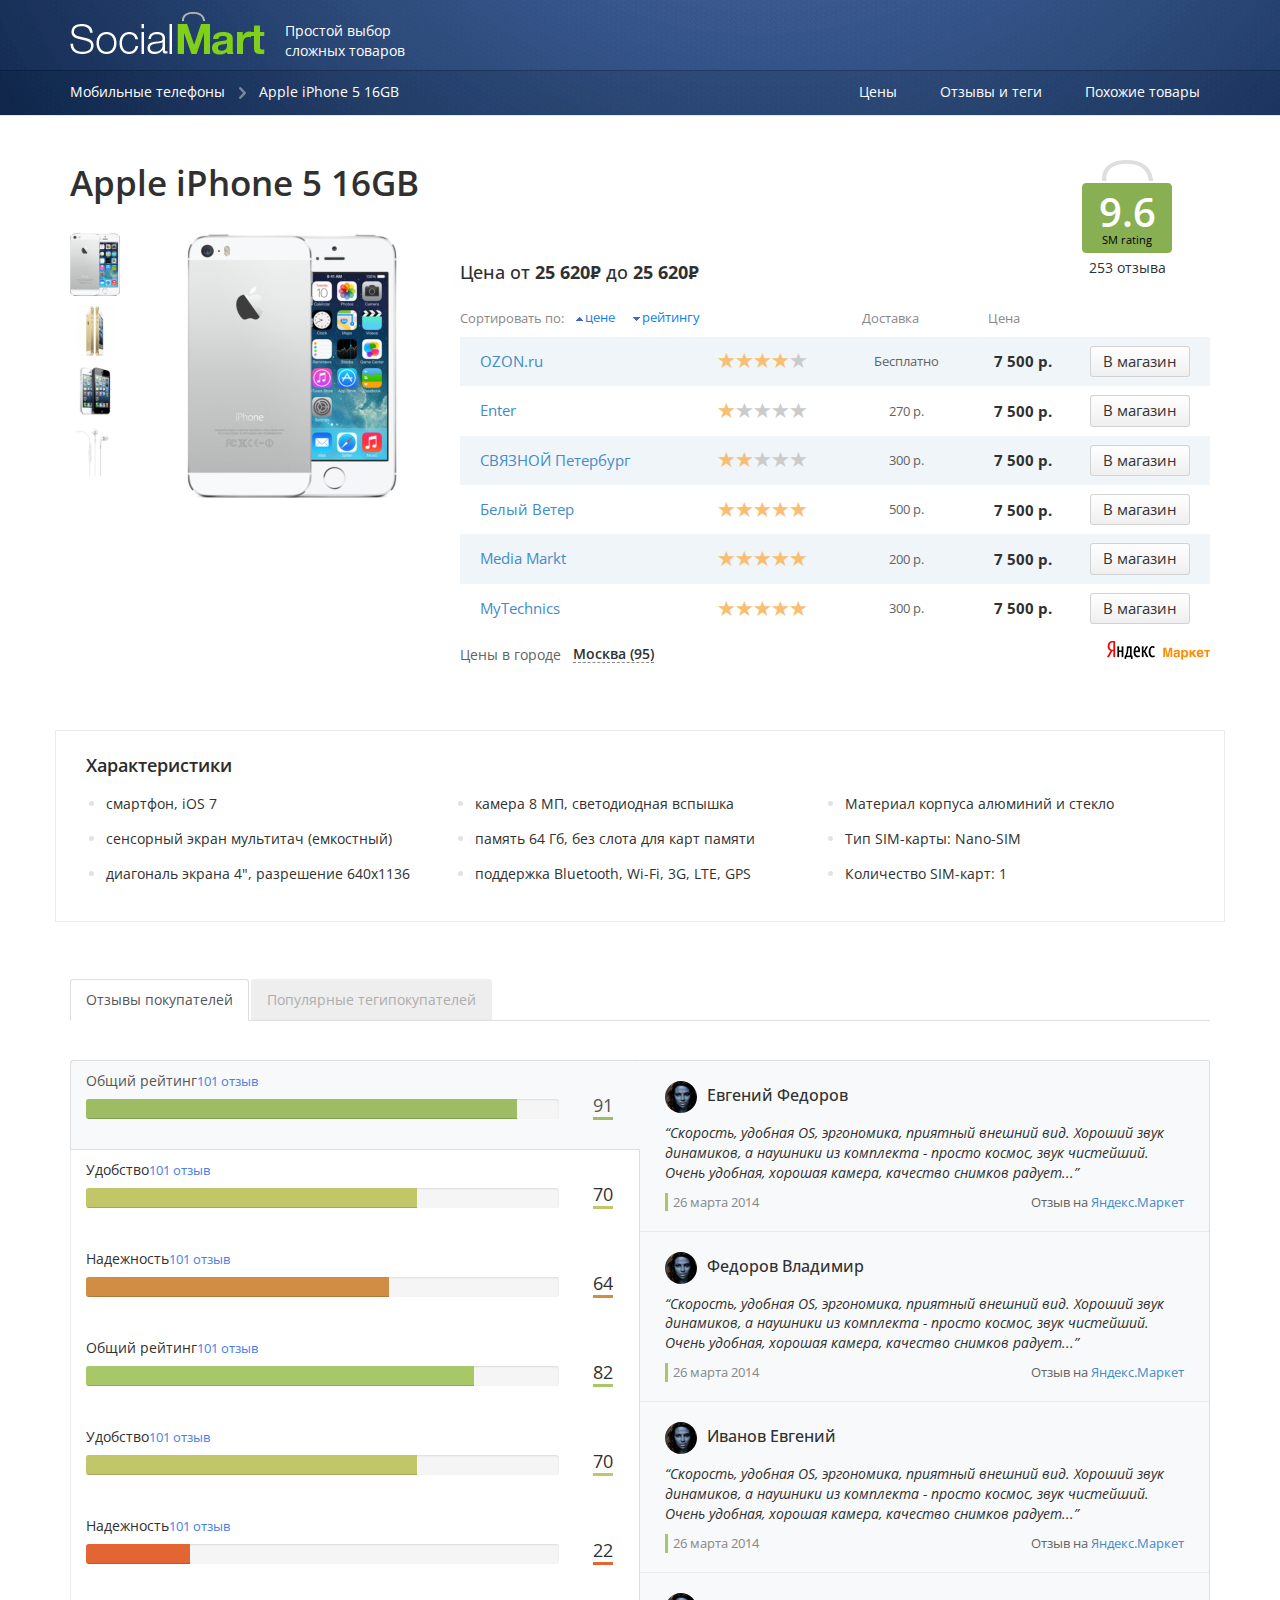
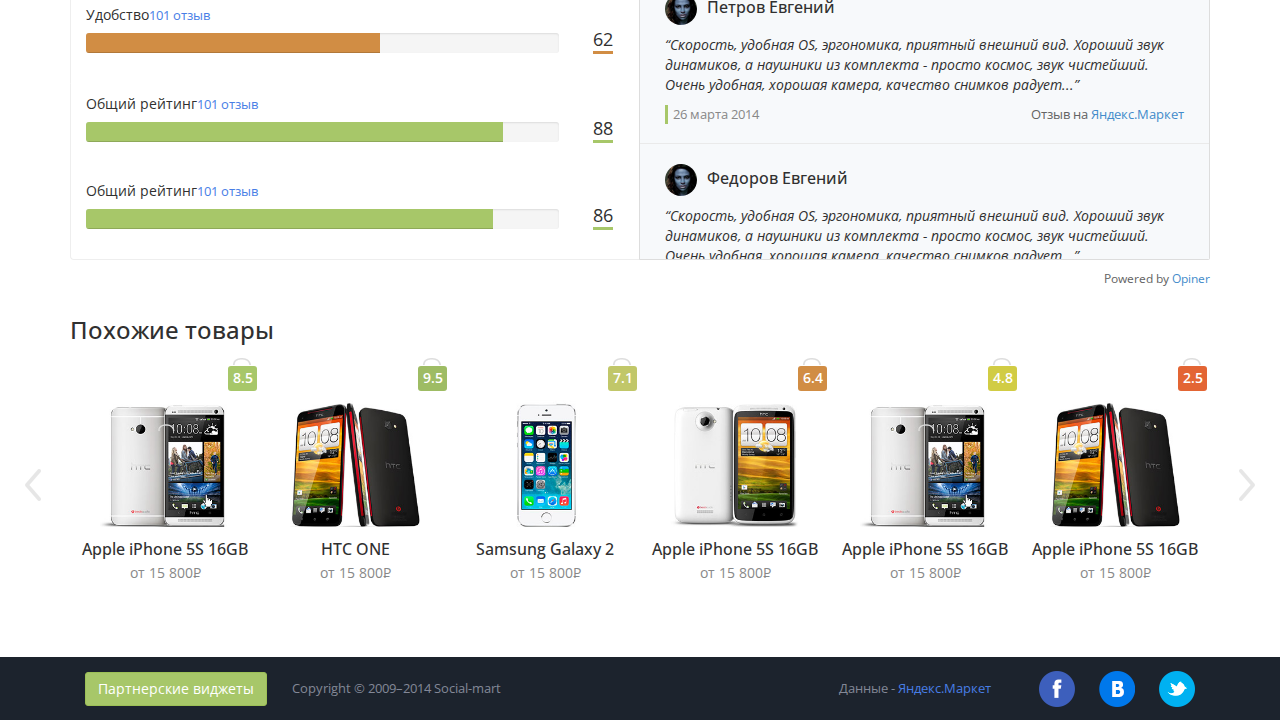
<file: inside2.html>
<html lang="en">
  <head>
    <meta charset="utf-8">
    <meta content="IE=edge" http-equiv="X-UA-Compatible">
    <meta content="width=device-width, initial-scale=1.0, maximum-scale=1.0, user-scalable=no" name="viewport">
    <meta content="" name="description">
    <meta content="" name="author">
    <link href="./favicon.ico" rel="icon" type="image/x-icon">
    <title>Social Mart Inside</title>
    <link href="css/main.min.css" rel="stylesheet">
    <link href="http://fonts.googleapis.com/css?family=Open+Sans:300italic,400italic,600italic,700italic,800italic,400,300,600,700,800&amp;subset=latin,cyrillic,cyrillic-ext" rel="stylesheet" type="text/css">
    <!--HTML5 shim and Respond.js IE8 support of HTML5 elements and media queries--><!--[if lt IE 9]
    <script src="https://oss.maxcdn.com/libs/html5shiv/3.7.0/html5shiv.js"></script>
    <script src="https://oss.maxcdn.com/libs/respond.js/1.4.2/respond.min.js"></script>-->
  </head>
  <body>
    <!--Fixed navbar-->
    <div class="navbar navbar-default navbar-fixed-top custom-bgr" role="navigation">
      <div class="container">
        <div class="navbar-header custom-nav-hdr">
          <a class="navbar-brand" href="#"><img alt="" src="img/logo.png"></a>
          <p class="navbar-text hidden-xs">
            Простой выбор сложных товаров
          </p>
          <button class="navbar-toggle" data-target="#right-custom-nav" data-toggle="collapse" id="toggleMenu" type="button"><span class="icon-bar"></span><span class="icon-bar"></span><span class="icon-bar"></span></button>
        </div>
        <div class="clearfix"></div>
        <ol class="breadcrumb pull-left">
          <li>
            <a class="arrow-gray" href="#"> Мобильные телефоны</a>
          </li>
          <li class="active">
            Apple iPhone 5 16GB
          </li>
        </ol>
        <div class="pull-right collapse navbar-collapse right-custom-nav">
          <ul>
            <li>
              <a href="#price"> Цены</a>
            </li>
            <li>
              <a href="#reviews"> Отзывы и теги</a>
            </li>
            <li>
              <a href="#similar"> Похожие товары</a>
            </li>
          </ul>
        </div>
      </div>
    </div>
    <!--Begin page content-->
    <div class="container">
      <div class="row row-offcanvas row-offcanvas-right">
        <div class="col-md-12">
          <div class="row">
            <div class="col-md-10 col-sm-10 col-xs-9">
              <h1 class="title">
                Apple iPhone 5 16GB
              </h1>
              <div class="result-rank result-rank-sm">
                <a class="btn btn-lg btn-wb"><span class="btn btn-lg btn-success">9.6<small>SM rating</small></span></a>
              </div>
            </div>
            <div class="col-md-2 col-sm-2 col-xs-3 result-rank result-rank-big">
              <a class="btn btn-lg btn-wb"><span class="btn btn-lg btn-success">9.6<small>SM rating</small></span></a>
              <p>
                253 отзыва
              </p>
            </div>
          </div>
          <div class="row slide-up">
            <div class="col-md-4 col-sm-12 col-xs-12">
              <ul class="preview_photo">
                <li>
                  <a data-img="./img/phone6.jpg" href="#"><img alt="" src="./img/phone6.jpg"></a>
                </li>
                <li>
                  <a data-img="./img/phone6.jpg" href="#"><img alt="" src="./img/gal1.jpg"></a>
                </li>
                <li>
                  <a data-img="./img/phone6.jpg" href="#"><img alt="" src="./img/gal3.jpg"></a>
                </li>
                <li>
                  <a data-img="./img/phone6.jpg" href="#"><img alt="" src="./img/gal4.jpg"></a>
                </li>
              </ul>
              <a class="big_preview" href="#"><img alt="" class="img-responsive" src="./img/phone6.jpg"></a>
            </div>
            <div class="col-md-8 col-sm-12 gadget_description">
              <div class="row">
                <h4 class="col-md-9">
                  Цена от <strong>25 620<span class="rouble">Р</span></strong> до <strong>25 620<span class="rouble">Р</span></strong>
                </h4>
              </div>
              <div class="top-table">
                <table class="table table-condensed compare-head" id="price">
                  <thead>
                    <tr>
                      <th class="col-md-7 popover-width" collspan="2">
                        <p class="sort-panel">
                          Сортировать по: <a class="sort sortbyprice sort-up" href="#">цене </a><a class="sort sortbyrank sort-down" href="#">рейтингу</a>
                        </p>
                      </th>
                      <th class="col-md-2">
                        <span class="tbl-head">Доставка</span>
                      </th>
                      <th class="col-md-2">
                        <span class="tbl-head">Цена</span>
                      </th>
                      <th class="col-md-1">
                        <a class="btn btn-success btn-cust-gray" href="#"><span>В магазин</span><i class="glyphicon glyphicon-shopping-cart"></i></a>
                      </th>
                    </tr>
                  </thead>
                </table>
              </div>
              <div class="fix-height withoutborder">
                <table class="table table-hover table-striped table-condensed">
                  <tbody>
                    <tr>
                      <td class="col-md-4">
                        <a href="#">OZON.ru</a>
                        <div class="rating set4">
                          <i class="glyphicon glyphicon-star"></i><i class="glyphicon glyphicon-star"></i><i class="glyphicon glyphicon-star"></i><i class="glyphicon glyphicon-star"></i><i class="glyphicon glyphicon-star"></i>
                        </div>
                      </td>
                      <td class="col-md-3">
                        <div class="rating set4">
                          <i class="glyphicon glyphicon-star"></i><i class="glyphicon glyphicon-star"></i><i class="glyphicon glyphicon-star"></i><i class="glyphicon glyphicon-star"></i><i class="glyphicon glyphicon-star"></i>
                        </div>
                      </td>
                      <td class="col-md-2">
                        Бесплатно
                      </td>
                      <td class="col-md-2">
                        <h3>
                          7 500 р.
                        </h3>
                      </td>
                      <td class="col-md-1">
                        <a class="btn btn-success btn-cust-gray" href="#"><span>В магазин</span><i class="glyphicon glyphicon-shopping-cart"></i></a>
                      </td>
                    </tr>
                    <tr>
                      <td>
                        <a href="#">Enter</a>
                        <div class="rating set1">
                          <i class="glyphicon glyphicon-star"></i><i class="glyphicon glyphicon-star"></i><i class="glyphicon glyphicon-star"></i><i class="glyphicon glyphicon-star"></i><i class="glyphicon glyphicon-star"></i>
                        </div>
                      </td>
                      <td>
                        <div class="rating set1">
                          <i class="glyphicon glyphicon-star"></i><i class="glyphicon glyphicon-star"></i><i class="glyphicon glyphicon-star"></i><i class="glyphicon glyphicon-star"></i><i class="glyphicon glyphicon-star"></i>
                        </div>
                      </td>
                      <td>
                        270 р.
                      </td>
                      <td>
                        <h3>
                          7 500 р.
                        </h3>
                      </td>
                      <td>
                        <a class="btn btn-success btn-cust-gray" href="#"><span>В магазин</span><i class="glyphicon glyphicon-shopping-cart"></i></a>
                      </td>
                    </tr>
                    <tr>
                      <td>
                        <a href="#">СВЯЗНОЙ Петербург</a>
                        <div class="rating set2">
                          <i class="glyphicon glyphicon-star"></i><i class="glyphicon glyphicon-star"></i><i class="glyphicon glyphicon-star"></i><i class="glyphicon glyphicon-star"></i><i class="glyphicon glyphicon-star"></i>
                        </div>
                      </td>
                      <td>
                        <div class="rating set2">
                          <i class="glyphicon glyphicon-star"></i><i class="glyphicon glyphicon-star"></i><i class="glyphicon glyphicon-star"></i><i class="glyphicon glyphicon-star"></i><i class="glyphicon glyphicon-star"></i>
                        </div>
                      </td>
                      <td>
                        300 р.
                      </td>
                      <td>
                        <h3>
                          7 500 р.
                        </h3>
                      </td>
                      <td>
                        <a class="btn btn-success btn-cust-gray" href="#"><span>В магазин</span><i class="glyphicon glyphicon-shopping-cart"></i></a>
                      </td>
                    </tr>
                    <tr>
                      <td>
                        <a href="#">Белый Ветер</a>
                      </td>
                      <td>
                        <div class="rating set5">
                          <i class="glyphicon glyphicon-star"></i><i class="glyphicon glyphicon-star"></i><i class="glyphicon glyphicon-star"></i><i class="glyphicon glyphicon-star"></i><i class="glyphicon glyphicon-star"></i>
                        </div>
                      </td>
                      <td>
                        500 р.
                      </td>
                      <td>
                        <h3>
                          7 500 р.
                        </h3>
                      </td>
                      <td>
                        <a class="btn btn-success btn-cust-gray" href="#"><span>В магазин</span><i class="glyphicon glyphicon-shopping-cart"></i></a>
                      </td>
                    </tr>
                    <tr>
                      <td>
                        <a href="#">Media Markt</a>
                      </td>
                      <td>
                        <div class="rating set5">
                          <i class="glyphicon glyphicon-star"></i><i class="glyphicon glyphicon-star"></i><i class="glyphicon glyphicon-star"></i><i class="glyphicon glyphicon-star"></i><i class="glyphicon glyphicon-star"></i>
                        </div>
                      </td>
                      <td>
                        200 р.
                      </td>
                      <td>
                        <h3>
                          7 500 р.
                        </h3>
                      </td>
                      <td>
                        <a class="btn btn-success btn-cust-gray" href="#"><span>В магазин</span><i class="glyphicon glyphicon-shopping-cart"></i></a>
                      </td>
                    </tr>
                    <tr>
                      <td>
                        <a href="#">MyTechnics</a>
                      </td>
                      <td>
                        <div class="rating set5">
                          <i class="glyphicon glyphicon-star"></i><i class="glyphicon glyphicon-star"></i><i class="glyphicon glyphicon-star"></i><i class="glyphicon glyphicon-star"></i><i class="glyphicon glyphicon-star"></i>
                        </div>
                      </td>
                      <td>
                        300 р.
                      </td>
                      <td>
                        <h3>
                          7 500 р.
                        </h3>
                      </td>
                      <td>
                        <a class="btn btn-success btn-cust-gray" href="#"><span>В магазин</span><i class="glyphicon glyphicon-shopping-cart"></i></a>
                      </td>
                    </tr>
                    <tr>
                      <td>
                        <a href="#">OZON.ru</a>
                      </td>
                      <td class="col-md-3">
                        <div class="rating set4">
                          <i class="glyphicon glyphicon-star"></i><i class="glyphicon glyphicon-star"></i><i class="glyphicon glyphicon-star"></i><i class="glyphicon glyphicon-star"></i><i class="glyphicon glyphicon-star"></i>
                        </div>
                      </td>
                      <td class="col-md-2">
                        Бесплатно
                      </td>
                      <td class="col-md-2">
                        <h3>
                          7 500 р.
                        </h3>
                      </td>
                      <td class="col-md-1">
                        <a class="btn btn-success btn-cust-gray" href="#"><span>В магазин</span><i class="glyphicon glyphicon-shopping-cart"></i></a>
                      </td>
                    </tr>
                    <tr>
                      <td>
                        <a href="#">Enter</a>
                      </td>
                      <td>
                        <div class="rating set1">
                          <i class="glyphicon glyphicon-star"></i><i class="glyphicon glyphicon-star"></i><i class="glyphicon glyphicon-star"></i><i class="glyphicon glyphicon-star"></i><i class="glyphicon glyphicon-star"></i>
                        </div>
                      </td>
                      <td>
                        270 р.
                      </td>
                      <td>
                        <h3>
                          7 500 р.
                        </h3>
                      </td>
                      <td>
                        <a class="btn btn-success btn-cust-gray" href="#"><span>В магазин</span><i class="glyphicon glyphicon-shopping-cart"></i></a>
                      </td>
                    </tr>
                    <tr>
                      <td>
                        <a href="#">СВЯЗНОЙ Петербург</a>
                      </td>
                      <td>
                        <div class="rating set2">
                          <i class="glyphicon glyphicon-star"></i><i class="glyphicon glyphicon-star"></i><i class="glyphicon glyphicon-star"></i><i class="glyphicon glyphicon-star"></i><i class="glyphicon glyphicon-star"></i>
                        </div>
                      </td>
                      <td>
                        300 р.
                      </td>
                      <td>
                        <h3>
                          17 500 р.
                        </h3>
                      </td>
                      <td>
                        <a class="btn btn-success btn-cust-gray" href="#"><span>В магазин</span><i class="glyphicon glyphicon-shopping-cart"></i></a>
                      </td>
                    </tr>
                    <tr>
                      <td>
                        <a href="#">Белый Ветер</a>
                      </td>
                      <td>
                        <div class="rating set5">
                          <i class="glyphicon glyphicon-star"></i><i class="glyphicon glyphicon-star"></i><i class="glyphicon glyphicon-star"></i><i class="glyphicon glyphicon-star"></i><i class="glyphicon glyphicon-star"></i>
                        </div>
                      </td>
                      <td>
                        500 р.
                      </td>
                      <td>
                        <h3>
                          27 500 р.
                        </h3>
                      </td>
                      <td>
                        <a class="btn btn-success btn-cust-gray" href="#"><span>В магазин</span><i class="glyphicon glyphicon-shopping-cart"></i></a>
                      </td>
                    </tr>
                    <tr>
                      <td>
                        <a href="#">Media Markt</a>
                      </td>
                      <td>
                        <div class="rating set5">
                          <i class="glyphicon glyphicon-star"></i><i class="glyphicon glyphicon-star"></i><i class="glyphicon glyphicon-star"></i><i class="glyphicon glyphicon-star"></i><i class="glyphicon glyphicon-star"></i>
                        </div>
                      </td>
                      <td>
                        200 р.
                      </td>
                      <td>
                        <h3>
                          47 500 р.
                        </h3>
                      </td>
                      <td>
                        <a class="btn btn-success btn-cust-gray" href="#"><span>В магазин</span><i class="glyphicon glyphicon-shopping-cart"></i></a>
                      </td>
                    </tr>
                    <tr>
                      <td>
                        <a href="#">MyTechnics</a>
                      </td>
                      <td>
                        <div class="rating set5">
                          <i class="glyphicon glyphicon-star"></i><i class="glyphicon glyphicon-star"></i><i class="glyphicon glyphicon-star"></i><i class="glyphicon glyphicon-star"></i><i class="glyphicon glyphicon-star"></i>
                        </div>
                      </td>
                      <td>
                        300 р.
                      </td>
                      <td>
                        <h3>
                          7 500 р.
                        </h3>
                      </td>
                      <td>
                        <a class="btn btn-success btn-cust-gray" href="#"><span>В магазин</span><i class="glyphicon glyphicon-shopping-cart"></i></a>
                      </td>
                    </tr>
                  </tbody>
                </table>
              </div>
              <div class="row">
                <div class="col-md-6 col-sm-6 col-xs-6 popover-width">
                  <p class="price-in-city">
                    <span class="hidden-xs">Цены в городе</span><button class="city-dash city-strong" id="change-sity">Москва (95)</button>
                  </p>
                  <div class="hidden" id="change-sity-content">
                    <div class="change-sity-content">
                      <h4>
                        Выберите город
                      </h4>
                      <span class="close close-change-sity" type="button"> &times;</span>
                      <div class="clearfix"></div>
                      <form class="form-inline search-sity" role="form">
                        <div class="form-group">
                          <input class="form-control input-sm" id="sity" placeholder="Поиск города..." type="text"><span class="lupa"><i class="glyphicon glyphicon-search"></i></span></input>
                        </div>
                      </form>
                      <ul>
                        <li class="active">
                          Москва
                        </li>
                        <li>
                          Санкт-Петербург
                        </li>
                        <li>
                          Оренбург
                        </li>
                        <li>
                          Екатеринбург
                        </li>
                        <li>
                          Владивосток
                        </li>
                        <li>
                          Сочи
                        </li>
                        <li>
                          Казань
                        </li>
                        <li>
                          Оренбург
                        </li>
                        <li>
                          Екатеринбург
                        </li>
                        <li>
                          Владивосток
                        </li>
                        <li>
                          Сочи
                        </li>
                        <li>
                          Казань
                        </li>
                        <li>
                          Санкт-Петербург
                        </li>
                        <li>
                          Оренбург
                        </li>
                        <li>
                          Екатеринбург
                        </li>
                        <li>
                          Владивосток
                        </li>
                        <li>
                          Сочи
                        </li>
                        <li>
                          Казань
                        </li>
                        <li>
                          Оренбург
                        </li>
                        <li>
                          Екатеринбург
                        </li>
                        <li>
                          Владивосток
                        </li>
                        <li>
                          Сочи
                        </li>
                        <li>
                          Казань
                        </li>
                      </ul>
                    </div>
                  </div>
                </div>
                <div class="col-md-6 col-sm-6 col-xs-6">
                  <p class="text-right from-content">
                    <small><a alt="Яндекс.Маркет" href="#" title="Яндекс.Маркет"><img src="img/ya-logo.png"></a></small>
                  </p>
                </div>
              </div>
            </div>
          </div>
          <!--/row-->
          <div class="row">
            <div class="col-md-12 full-width">
              <div class="row gadget_description descr-bordered">
                <h3>
                  Характеристики
                </h3>
                <ul class="col-md-4 col-sm-12">
                  <li>
                    <span>смартфон, iOS 7</span>
                  </li>
                  <li>
                    <span>сенсорный экран мультитач (емкостный)</span>
                  </li>
                  <li>
                    <span>диагональ экрана 4", разрешение 640x1136</span>
                  </li>
                </ul>
                <ul class="col-md-4 col-sm-12">
                  <li>
                    <span>камера 8 МП, светодиодная вспышка</span>
                  </li>
                  <li>
                    <span>память 64 Гб, без слота для карт памяти</span>
                  </li>
                  <li>
                    <span>поддержка Bluetooth, Wi-Fi, 3G, LTE, GPS</span>
                  </li>
                </ul>
                <ul class="col-md-4 col-sm-12">
                  <li>
                    <span>Материал корпуса алюминий и стекло</span>
                  </li>
                  <li>
                    <span>Тип SIM-карты: Nano-SIM</span>
                  </li>
                  <li>
                    <span>Количество SIM-карт: 1</span>
                  </li>
                </ul>
                <div class="clearfix"></div>
              </div>
            </div>
          </div>
          <div class="row tabs-row">
            <div class="col-md-12 full-width">
              <ul class="nav nav-tabs main-tabs" id="reviews">
                <li class="active">
                  <a data-toggle="tab" href="#home">Отзывы <span>покупателей</span></a>
                </li>
                <li>
                  <a data-toggle="tab" href="#tags" id="tag_tab">Популярные теги<span>покупателей</span></a>
                </li>
              </ul>
              <div class="tab-content tab-root-container">
                <div class="tab-pane first-lvl active" id="home">
                  <!--tabs left-->
                  <div class="tabbable tabs-left">
                    <ul class="nav nav-tabs col-md-6 col-sm-6 kind-of-review">
                      <li class="active state9">
                        <a data-toggle="tab" href="#a">Общий рейтинг<small>101 отзыв</small>
                          <div class="progress">
                            <div aria-valuemax="100" aria-valuemin="0" aria-valuenow="91" class="progress-bar" role="progressbar" style="width: 91%;"></div>
                          </div>
                          <span class="result"><em>91</em></span><span class="clearfix"></span></a>
                      </li>
                      <li class="state7">
                        <a data-toggle="tab" href="#b">Удобство<small>101 отзыв</small>
                          <div class="progress">
                            <div aria-valuemax="100" aria-valuemin="0" aria-valuenow="70" class="progress-bar" role="progressbar" style="width: 70%;"></div>
                          </div>
                          <span class="result"><em>70</em></span><span class="clearfix"></span></a>
                      </li>
                      <li class="state6">
                        <a data-toggle="tab" href="#c">Надежность<small>101 отзыв</small>
                          <div class="progress">
                            <div aria-valuemax="100" aria-valuemin="0" aria-valuenow="64" class="progress-bar" role="progressbar" style="width: 64%;"></div>
                          </div>
                          <span class="result"><em>64</em></span><span class="clearfix"></span></a>
                      </li>
                      <li class="state8">
                        <a data-toggle="tab" href="#d">Общий рейтинг<small>101 отзыв</small>
                          <div class="progress">
                            <div aria-valuemax="100" aria-valuemin="0" aria-valuenow="82" class="progress-bar" role="progressbar" style="width: 82%;"></div>
                          </div>
                          <span class="result"><em>82</em></span><span class="clearfix"></span></a>
                      </li>
                      <li class="state7">
                        <a data-toggle="tab" href="#e">Удобство<small>101 отзыв</small>
                          <div class="progress">
                            <div aria-valuemax="100" aria-valuemin="0" aria-valuenow="70" class="progress-bar" role="progressbar" style="width: 70%;"></div>
                          </div>
                          <span class="result"><em>70</em></span><span class="clearfix"></span></a>
                      </li>
                      <li class="state2">
                        <a data-toggle="tab" href="#f">Надежность<small>101 отзыв</small>
                          <div class="progress">
                            <div aria-valuemax="100" aria-valuemin="0" aria-valuenow="22" class="progress-bar" role="progressbar" style="width: 22%;"></div>
                          </div>
                          <span class="result"><em>22</em></span><span class="clearfix"></span></a>
                      </li>
                      <li class="state6">
                        <a data-toggle="tab" href="#g">Удобство<small>101 отзыв</small>
                          <div class="progress">
                            <div aria-valuemax="100" aria-valuemin="0" aria-valuenow="62" class="progress-bar" role="progressbar" style="width: 62%;"></div>
                          </div>
                          <span class="result"><em>62</em></span><span class="clearfix"></span></a>
                      </li>
                      <li class="state8">
                        <a data-toggle="tab" href="#h">Общий рейтинг<small>101 отзыв</small>
                          <div class="progress">
                            <div aria-valuemax="100" aria-valuemin="0" aria-valuenow="88" class="progress-bar" role="progressbar" style="width: 88%;"></div>
                          </div>
                          <span class="result"><em>88</em></span><span class="clearfix"></span></a>
                      </li>
                      <li class="state8">
                        <a data-toggle="tab" href="#i">Общий рейтинг<small>101 отзыв</small>
                          <div class="progress">
                            <div aria-valuemax="100" aria-valuemin="0" aria-valuenow="86" class="progress-bar" role="progressbar" style="width: 86%;"></div>
                          </div>
                          <span class="result"><em>86</em></span><span class="clearfix"></span></a>
                      </li>
                    </ul>
                    <div class="tab-content col-md-6 col-sm-6 container-review">
                      <div class="tab-pane active" id="a">
                        <ul class="list-review">
                          <li>
                            <h4>
                              <img alt="" class="img-circle" src="img/ava.jpg" width="32">Евгений Федоров</img>
                            </h4>
                            <p>
                              <em>“Скорость, удобная OS, эргономика, приятный внешний вид. Хороший звук динамиков, а наушники из комплекта - просто космос, звук чистейший. Очень удобная, хорошая камера, качество снимков радует...”</em>
                            </p>
                            <p>
                              <span class="pull-left date">26 марта 2014</span><span class="pull-right">Отзыв на<a href="ya.ru"> Яндекс.Маркет</a></span>
                            </p>
                          </li>
                          <li>
                            <h4>
                              <img alt="" class="img-circle" src="img/ava.jpg" width="32">Федоров Владимир</img>
                            </h4>
                            <p>
                              <em>“Скорость, удобная OS, эргономика, приятный внешний вид. Хороший звук динамиков, а наушники из комплекта - просто космос, звук чистейший. Очень удобная, хорошая камера, качество снимков радует...”</em>
                            </p>
                            <p>
                              <span class="pull-left date">26 марта 2014</span><span class="pull-right">Отзыв на<a href="ya.ru"> Яндекс.Маркет</a></span>
                            </p>
                          </li>
                          <li>
                            <h4>
                              <img alt="" class="img-circle" src="img/ava.jpg" width="32">Иванов Евгений</img>
                            </h4>
                            <p>
                              <em>“Скорость, удобная OS, эргономика, приятный внешний вид. Хороший звук динамиков, а наушники из комплекта - просто космос, звук чистейший. Очень удобная, хорошая камера, качество снимков радует...”</em>
                            </p>
                            <p>
                              <span class="pull-left date">26 марта 2014</span><span class="pull-right">Отзыв на<a href="ya.ru"> Яндекс.Маркет</a></span>
                            </p>
                          </li>
                          <li>
                            <h4>
                              <img alt="" class="img-circle" src="img/ava.jpg" width="32">Петров Евгений</img>
                            </h4>
                            <p>
                              <em>“Скорость, удобная OS, эргономика, приятный внешний вид. Хороший звук динамиков, а наушники из комплекта - просто космос, звук чистейший. Очень удобная, хорошая камера, качество снимков радует...”</em>
                            </p>
                            <p>
                              <span class="pull-left date">26 марта 2014</span><span class="pull-right">Отзыв на<a href="ya.ru"> Яндекс.Маркет</a></span>
                            </p>
                          </li>
                          <li>
                            <h4>
                              <img alt="" class="img-circle" src="img/ava.jpg" width="32">Федоров Евгений</img>
                            </h4>
                            <p>
                              <em>“Скорость, удобная OS, эргономика, приятный внешний вид. Хороший звук динамиков, а наушники из комплекта - просто космос, звук чистейший. Очень удобная, хорошая камера, качество снимков радует...”</em>
                            </p>
                            <p>
                              <span class="pull-left date">26 марта 2014</span><span class="pull-right">Отзыв на<a href="ya.ru"> Яндекс.Маркет</a></span>
                            </p>
                          </li>
                        </ul>
                      </div>
                      <div class="tab-pane" id="b">
                        B Secondo sed ac orci quis tortor imperdiet venenatis. Duis elementum auctor accumsan. Aliquam in felis sit amet augue.
                      </div>
                      <div class="tab-pane" id="c">
                        C Thirdamuno, ipsum dolor sit amet, consectetur adipiscing elit. Duis pharetra varius quam sit amet vulputate. Quisque mauris augue, molestie tincidunt condimentum vitae.
                      </div>
                      <div class="tab-pane" id="d">
                        D Secondo sed ac orci quis tortor imperdiet venenatis. Duis elementum auctor accumsan. Aliquam in felis sit amet augue.
                      </div>
                      <div class="tab-pane" id="e">
                        E Thirdamuno, ipsum dolor sit amet, consectetur adipiscing elit. Duis pharetra varius quam sit amet vulputate. Quisque mauris augue, molestie tincidunt condimentum vitae.
                      </div>
                      <div class="tab-pane" id="f">
                        F Secondo sed ac orci quis tortor imperdiet venenatis. Duis elementum auctor accumsan. Aliquam in felis sit amet augue.
                      </div>
                      <div class="tab-pane" id="g">
                        G Thirdamuno, ipsum dolor sit amet, consectetur adipiscing elit. Duis pharetra varius quam sit amet vulputate. Quisque mauris augue, molestie tincidunt condimentum vitae.
                      </div>
                      <div class="tab-pane" id="h">
                        H Thirdamuno, ipsum dolor sit amet, consectetur adipiscing elit. Duis pharetra varius quam sit amet vulputate. Quisque mauris augue, molestie tincidunt condimentum vitae.
                      </div>
                      <div class="tab-pane" id="i">
                        H Thirdamuno, ipsum dolor sit amet, consectetur adipiscing elit. Duis pharetra varius quam sit amet vulputate. Quisque mauris augue, molestie tincidunt condimentum vitae.
                      </div>
                    </div>
                  </div>
                  <!--/tabs-->
                </div>
                <div class="tab-pane first-lvl" id="tags">
                  <div class="row tags">
                    <div class="col-md-4">
                      <h3 class="text-center">
                        Для кого подходит
                      </h3>
                      <div class="tag1 tags-cloud"></div>
                      <script type="text/javascript">
                        var word_array1 = [
                          {text: "Для хипстера", weight: 15},
                          {text: "Для Мужчины", weight: 9, link: "http://jquery.com/"},
                          {text: "Для блондинки", weight: 6, html: {title: "I can haz any html attribute"}},
                          {text: "Для ребенка", weight: 7},
                          {text: "Другу", weight: 7},
                          {text: "Подруге", weight: 7},
                          {text: "Мужу", weight: 1},
                          {text: "Маме", weight: 9},
                          {text: "Солдату", weight: 3},
                          {text: "Лунатику", weight: 7},
                          {text: "Для жены", weight: 5},
                          {text: "Для любовницы", weight: 3},
                        ];
                      </script>
                    </div>
                    <div class="col-md-4">
                      <h3 class="text-center">
                        Для чего подходит
                      </h3>
                      <div class="tag2 tags-cloud"></div>
                      <script type="text/javascript">
                        var word_array2 = [
                          {text: "Навигация", weight: 15},
                          {text: "Социальные сети", weight: 20, link: "http://jquery.com/"},
                          {text: "Серфинг", weight: 6, html: {title: "I can haz any html attribute"}},
                          {text: "Игры", weight: 7},
                          {text: "Lorem", weight: 13, link: "https://github.com/lucaong/jQCloud"},
                          {text: "Ipsum", weight: 10.5, link: "http://jquery.com/"},
                          {text: "Dolor", weight: 9.4},
                          {text: "Sit", weight: 8},
                          {text: "Amet", weight: 6.2},
                          {text: "Consectetur", weight: 5},
                          {text: "Adipiscing", weight: 5},
                          {text: "Elit", weight: 5},
                          {text: "Nam et", weight: 5},
                          {text: "Leo", weight: 4},
                          {text: "Sapien", weight: 4, link: "http://www.lucaongaro.eu/"},
                          {text: "Pellentesque", weight: 3},
                          {text: "habitant", weight: 3},
                          {text: "morbi", weight: 3},
                          {text: "tristisque", weight: 3},
                          {text: "senectus", weight: 3},
                          {text: "et netus", weight: 3},
                          {text: "et malesuada", weight: 3},
                          {text: "fames", weight: 2},
                          {text: "ac turpis", weight: 2},
                          {text: "ullamcorper", weight: 1},
                          {text: "id vuluptate ut", weight: 1},
                          {text: "mattis", weight: 1},
                          {text: "et nulla", weight: 1},
                          {text: "Sed", weight: 1},
                          {text: "Звонить", weight: 5},
                        ];
                      </script>
                    </div>
                    <div class="col-md-4">
                      <h3 class="text-center">
                        Характеристики
                      </h3>
                      <div class="tag3 tags-cloud"></div>
                      <script type="text/javascript">
                        var word_array3 = [
                          {text: "Современный", weight: 15},
                          {text: "Социальные сети", weight: 10, link: "http://jquery.com/"},
                          {text: "Стильный", weight: 6, html: {title: "I can haz any html attribute"}},
                          {text: "Ударостойкий", weight: 7},
                          {text: "Подруге", weight: 7},
                          {text: "Мужу", weight: 1},
                          {text: "Маме", weight: 9},
                          {text: "Солдату", weight: 3},
                          {text: "Лунатику", weight: 7},
                          {text: "Звонить", weight: 5},
                          {text: "Lorem", weight: 1},
                          {text: "Dolore", weight: 2},
                        ];
                      </script>
                    </div>
                  </div>
                </div>
              </div>
              <p class="pull-right from-content">
                <small>Powered by<a href="#"> Opiner</a></small>
              </p>
            </div>
          </div>
          <div class="row">
            <div class="col-sm-12 col-md-12 similar" id="similar">
              <h3>
                Похожие товары<small 12=""></small>
              </h3>
              <div class="clearfix"></div>
              <div class="responsive">
                <div class="item">
                  <div class="thumbnail">
                    <p class="text-center final-score state8">
                      <a class="btn btn-lg"><span class="btn btn-lg btn-success">8.5</span></a>
                    </p>
                    <a href="#"><img alt="..." class="main_img img-responsive" src="img/phone1.jpg"></a>
                    <h4 class="text-center">
                      <a href="#"> Apple iPhone 5S 16GB</a>
                    </h4>
                    <p>
                      от 15 800<span class="rouble">Р</span>
                    </p>
                  </div>
                </div>
                <div class="item">
                  <div class="thumbnail">
                    <p class="text-center final-score state9">
                      <a class="btn btn-lg"><span class="btn btn-lg btn-success">9.5</span></a>
                    </p>
                    <a href="#"><img alt="..." class="main_img img-responsive" src="img/phone2.jpg"></a>
                    <h4 class="text-center">
                      <a href="#"> HTC ONE</a>
                    </h4>
                    <p>
                      от 15 800<span class="rouble">Р</span>
                    </p>
                  </div>
                </div>
                <div class="item">
                  <div class="thumbnail">
                    <p class="text-center final-score state7">
                      <a class="btn btn-lg"><span class="btn btn-lg btn-success">7.1</span></a>
                    </p>
                    <a href="#"><img alt="..." class="main_img img-responsive" src="img/phone3.jpg"></a>
                    <h4 class="text-center">
                      <a href="#"> Samsung Galaxy 2</a>
                    </h4>
                    <p>
                      от 15 800<span class="rouble">Р</span>
                    </p>
                  </div>
                </div>
                <div class="item">
                  <div class="thumbnail">
                    <p class="text-center final-score state6">
                      <a class="btn btn-lg"><span class="btn btn-lg btn-success">6.4</span></a>
                    </p>
                    <a href="#"><img alt="..." class="main_img img-responsive" src="img/phone4.jpg"></a>
                    <h4 class="text-center">
                      <a href="#"> Apple iPhone 5S 16GB</a>
                    </h4>
                    <p>
                      от 15 800<span class="rouble">Р</span>
                    </p>
                  </div>
                </div>
                <div class="item">
                  <div class="thumbnail">
                    <p class="text-center final-score state4">
                      <a class="btn btn-lg"><span class="btn btn-lg btn-success">4.8</span></a>
                    </p>
                    <a href="#"><img alt="..." class="main_img img-responsive" src="img/phone1.jpg"></a>
                    <h4 class="text-center">
                      <a href="#"> Apple iPhone 5S 16GB</a>
                    </h4>
                    <p>
                      от 15 800<span class="rouble">Р</span>
                    </p>
                  </div>
                </div>
                <div class="item">
                  <div class="thumbnail">
                    <p class="text-center final-score state2">
                      <a class="btn btn-lg"><span class="btn btn-lg btn-success">2.5</span></a>
                    </p>
                    <a href="#"><img alt="..." class="main_img img-responsive" src="img/phone2.jpg"></a>
                    <h4 class="text-center">
                      <a href="#"> Apple iPhone 5S 16GB</a>
                    </h4>
                    <p>
                      от 15 800<span class="rouble">Р</span>
                    </p>
                  </div>
                </div>
                <div class="item">
                  <div class="thumbnail">
                    <p class="text-center final-score">
                      <a class="btn btn-lg"><span class="btn btn-lg btn-success">9.5</span></a>
                    </p>
                    <a href="#"><img alt="..." class="main_img img-responsive" src="img/phone1.jpg"></a>
                    <h4 class="text-center">
                      <a href="#"> Apple iPhone 5S 16GB</a>
                    </h4>
                    <p>
                      от 15 800<span class="rouble">Р</span>
                    </p>
                  </div>
                </div>
                <div class="item">
                  <div class="thumbnail">
                    <p class="text-center final-score">
                      <a class="btn btn-lg"><span class="btn btn-lg btn-success">9.5</span></a>
                    </p>
                    <a href="#"><img alt="..." class="main_img img-responsive" src="img/phone2.jpg"></a>
                    <h4 class="text-center">
                      <a href="#"> Apple iPhone 5S 16GB</a>
                    </h4>
                    <p>
                      от 15 800<span class="rouble">Р</span>
                    </p>
                  </div>
                </div>
                <div class="item">
                  <div class="thumbnail">
                    <p class="text-center final-score">
                      <a class="btn btn-lg"><span class="btn btn-lg btn-success">9.5</span></a>
                    </p>
                    <a href="#"><img alt="..." class="main_img img-responsive" src="img/phone3.jpg"></a>
                    <h4 class="text-center">
                      <a href="#"> Apple iPhone 5S 16GB</a>
                    </h4>
                    <p>
                      от 15 800<span class="rouble">Р</span>
                    </p>
                  </div>
                </div>
                <div class="item">
                  <div class="thumbnail">
                    <p class="text-center final-score">
                      <a class="btn btn-lg"><span class="btn btn-lg btn-success">9.5</span></a>
                    </p>
                    <a href="#"><img alt="..." class="main_img img-responsive" src="img/phone4.jpg"></a>
                    <h4 class="text-center">
                      <a href="#"> Apple iPhone 5S 16GB</a>
                    </h4>
                    <p>
                      от 15 800<span class="rouble">Р</span>
                    </p>
                  </div>
                </div>
                <div class="item">
                  <div class="thumbnail">
                    <p class="text-center final-score">
                      <a class="btn btn-lg"><span class="btn btn-lg btn-success">9.5</span></a>
                    </p>
                    <a href="#"><img alt="..." class="main_img img-responsive" src="img/phone1.jpg"></a>
                    <h4 class="text-center">
                      <a href="#"> Apple iPhone 5S 16GB</a>
                    </h4>
                    <p>
                      от 15 800<span class="rouble">Р</span>
                    </p>
                  </div>
                </div>
                <div class="item">
                  <div class="thumbnail">
                    <p class="text-center final-score">
                      <a class="btn btn-lg"><span class="btn btn-lg btn-success">9.5</span></a>
                    </p>
                    <a href="#"><img alt="..." class="main_img img-responsive" src="img/phone2.jpg"></a>
                    <h4 class="text-center">
                      <a href="#"> Apple iPhone 5S 16GB</a>
                    </h4>
                    <p>
                      от 15 800<span class="rouble">Р</span>
                    </p>
                  </div>
                </div>
                <div class="item">
                  <div class="thumbnail">
                    <p class="text-center final-score">
                      <a class="btn btn-lg"><span class="btn btn-lg btn-success">9.5</span></a>
                    </p>
                    <a href="#"><img alt="..." class="main_img img-responsive" src="img/phone1.jpg"></a>
                    <h4 class="text-center">
                      <a href="#"> Apple iPhone 5S 16GB</a>
                    </h4>
                    <p>
                      от 15 800<span class="rouble">Р</span>
                    </p>
                  </div>
                </div>
                <div class="item">
                  <div class="thumbnail">
                    <p class="text-center final-score">
                      <a class="btn btn-lg"><span class="btn btn-lg btn-success">9.5</span></a>
                    </p>
                    <a href="#"><img alt="..." class="main_img img-responsive" src="img/phone2.jpg"></a>
                    <h4 class="text-center">
                      <a href="#"> Apple iPhone 5S 16GB</a>
                    </h4>
                    <p>
                      от 15 800<span class="rouble">Р</span>
                    </p>
                  </div>
                </div>
                <div class="item">
                  <div class="thumbnail">
                    <p class="text-center final-score">
                      <a class="btn btn-lg"><span class="btn btn-lg btn-success">9.5</span></a>
                    </p>
                    <a href="#"><img alt="..." class="main_img img-responsive" src="img/phone3.jpg"></a>
                    <h4 class="text-center">
                      <a href="#"> Apple iPhone 5S 16GB</a>
                    </h4>
                    <p>
                      от 15 800<span class="rouble">Р</span>
                    </p>
                  </div>
                </div>
                <div class="item">
                  <div class="thumbnail">
                    <p class="text-center final-score">
                      <a class="btn btn-lg"><span class="btn btn-lg btn-success">9.5</span></a>
                    </p>
                    <a href="#"><img alt="..." class="main_img img-responsive" src="img/phone4.jpg"></a>
                    <h4 class="text-center">
                      <a href="#"> Apple iPhone 5S 16GB</a>
                    </h4>
                    <p>
                      от 15 800<span class="rouble">Р</span>
                    </p>
                  </div>
                </div>
                <div class="item">
                  <div class="thumbnail">
                    <p class="text-center final-score">
                      <a class="btn btn-lg"><span class="btn btn-lg btn-success">9.5</span></a>
                    </p>
                    <a href="#"><img alt="..." class="main_img img-responsive" src="img/phone1.jpg"></a>
                    <h4 class="text-center">
                      <a href="#"> Apple iPhone 5S 16GB</a>
                    </h4>
                    <p>
                      от 15 800<span class="rouble">Р</span>
                    </p>
                  </div>
                </div>
                <div class="item">
                  <div class="thumbnail">
                    <p class="text-center final-score">
                      <a class="btn btn-lg"><span class="btn btn-lg btn-success">9.5</span></a>
                    </p>
                    <a href="#"><img alt="..." class="main_img img-responsive" src="img/phone2.jpg"></a>
                    <h4 class="text-center">
                      <a href="#"> Apple iPhone 5S 16GB</a>
                    </h4>
                    <p>
                      от 15 800<span class="rouble">Р</span>
                    </p>
                  </div>
                </div>
              </div>
            </div>
          </div>
        </div>
        <!--/span-->
      </div>
    </div>
    <div id="footer">
      <div class="container">
        <div class="col-md-6 col-sm-12 text-left">
          <p class="text-muted">
            <a class="btn btn-default btn-success" href="#"> Партнерские виджеты</a><span>Copyright © 2009–2014 Social-mart</span>
          </p>
        </div>
        <div class="col-md-6 col-sm-12 text-right">
          <p class="text-muted hidden-xs">
            <span>Данные -</span><a class="ya" href="http://ya.ru"> Яндекс.Маркет</a><a class="ico-social fb" href="fb"></a><a class="ico-social vk" href="vk"></a><a class="ico-social tw" href="tw"></a>
          </p>
          <p class="text-muted visible-xs text-center">
            <span>Данные -</span><a class="ya" href="http://ya.ru"> Яндекс.Маркет</a>
          </p>
          <p class="text-muted visible-xs text-center">
            <a class="ico-social fb" href="fb"></a><a class="ico-social vk" href="vk"></a><a class="ico-social tw" href="tw"></a>
          </p>
        </div>
      </div>
    </div>
    <script src="js/all.min.js"></script>
  </body>
</html>
</file>
<file: css/main.min.css>
@charset "UTF-8";/*! normalize.css v3.0.0 | MIT License | git.io/normalize */html{font-family:sans-serif;-ms-text-size-adjust:100%;-webkit-text-size-adjust:100%}body{margin:0}article,aside,details,figcaption,figure,footer,header,hgroup,main,nav,section,summary{display:block}audio,canvas,progress,video{display:inline-block;vertical-align:baseline}audio:not([controls]){display:none;height:0}[hidden],template{display:none}a{background:0 0}a:active,a:hover{outline:0}b,strong{font-weight:700}dfn{font-style:italic}h1{margin:.67em 0}mark{background:#ff0;color:#000}sub,sup{font-size:75%;line-height:0;position:relative;vertical-align:baseline}sup{top:-.5em}sub{bottom:-.25em}img{border:0}svg:not(:root){overflow:hidden}hr{-moz-box-sizing:content-box;-webkit-box-sizing:content-box;box-sizing:content-box;height:0}pre{overflow:auto}code,kbd,pre,samp{font-size:1em}button,input,optgroup,select,textarea{color:inherit;font:inherit;margin:0}button{overflow:visible}button,select{text-transform:none}button,html input[type=button],input[type=reset],input[type=submit]{-webkit-appearance:button;cursor:pointer}button[disabled],html input[disabled]{cursor:default}button::-moz-focus-inner,input::-moz-focus-inner{border:0;padding:0}input[type=checkbox],input[type=radio]{-webkit-box-sizing:border-box;-moz-box-sizing:border-box;box-sizing:border-box;padding:0}input[type=number]::-webkit-inner-spin-button,input[type=number]::-webkit-outer-spin-button{height:auto}input[type=search]::-webkit-search-cancel-button,input[type=search]::-webkit-search-decoration{-webkit-appearance:none}textarea{overflow:auto}optgroup{font-weight:700}table{border-collapse:collapse;border-spacing:0}td,th{padding:0}@media print{*{text-shadow:none!important;color:#000!important;background:transparent!important;-webkit-box-shadow:none!important;box-shadow:none!important}a,a:visited{text-decoration:underline}a[href]:after{content:" (" attr(href) ")"}abbr[title]:after{content:" (" attr(title) ")"}a[href^="javascript:"]:after,a[href^="#"]:after{content:""}blockquote,pre{border:1px solid #999;page-break-inside:avoid}thead{display:table-header-group}img,tr{page-break-inside:avoid}img{max-width:100%!important}h2,h3,p{orphans:3;widows:3}h2,h3{page-break-after:avoid}select{background:#fff!important}.navbar{display:none}.table td,.table th{background-color:#fff!important}.btn>.caret,.dropup>.btn>.caret{border-top-color:#000!important}.label{border:1px solid #000}.table{border-collapse:collapse!important}.table-bordered td,.table-bordered th{border:1px solid #ddd!important}}@font-face{font-family:'Glyphicons Halflings';src:url(../font/glyphicons-halflings-regular.eot);src:url(../font/glyphicons-halflings-regular.eot?#iefix) format("embedded-opentype"),url(../font/glyphicons-halflings-regular.woff) format("woff"),url(../font/glyphicons-halflings-regular.ttf) format("truetype"),url(../font/glyphicons-halflings-regular.svg#glyphicons_halflingsregular) format("svg")}.glyphicon{position:relative;top:1px;display:inline-block;font-family:'Glyphicons Halflings';font-style:normal;font-weight:400;line-height:1;-webkit-font-smoothing:antialiased;-moz-osx-font-smoothing:grayscale}.glyphicon-asterisk:before{content:"\2a"}.glyphicon-plus:before{content:"\2b"}.glyphicon-euro:before{content:"\20ac"}.glyphicon-minus:before{content:"\2212"}.glyphicon-cloud:before{content:"\2601"}.glyphicon-envelope:before{content:"\2709"}.glyphicon-pencil:before{content:"\270f"}.glyphicon-glass:before{content:"\e001"}.glyphicon-music:before{content:"\e002"}.glyphicon-search:before{content:"\e003"}.glyphicon-heart:before{content:"\e005"}.glyphicon-star:before{content:"\e006"}.glyphicon-star-empty:before{content:"\e007"}.glyphicon-user:before{content:"\e008"}.glyphicon-film:before{content:"\e009"}.glyphicon-th-large:before{content:"\e010"}.glyphicon-th:before{content:"\e011"}.glyphicon-th-list:before{content:"\e012"}.glyphicon-ok:before{content:"\e013"}.glyphicon-remove:before{content:"\e014"}.glyphicon-zoom-in:before{content:"\e015"}.glyphicon-zoom-out:before{content:"\e016"}.glyphicon-off:before{content:"\e017"}.glyphicon-signal:before{content:"\e018"}.glyphicon-cog:before{content:"\e019"}.glyphicon-trash:before{content:"\e020"}.glyphicon-home:before{content:"\e021"}.glyphicon-file:before{content:"\e022"}.glyphicon-time:before{content:"\e023"}.glyphicon-road:before{content:"\e024"}.glyphicon-download-alt:before{content:"\e025"}.glyphicon-download:before{content:"\e026"}.glyphicon-upload:before{content:"\e027"}.glyphicon-inbox:before{content:"\e028"}.glyphicon-play-circle:before{content:"\e029"}.glyphicon-repeat:before{content:"\e030"}.glyphicon-refresh:before{content:"\e031"}.glyphicon-list-alt:before{content:"\e032"}.glyphicon-lock:before{content:"\e033"}.glyphicon-flag:before{content:"\e034"}.glyphicon-headphones:before{content:"\e035"}.glyphicon-volume-off:before{content:"\e036"}.glyphicon-volume-down:before{content:"\e037"}.glyphicon-volume-up:before{content:"\e038"}.glyphicon-qrcode:before{content:"\e039"}.glyphicon-barcode:before{content:"\e040"}.glyphicon-tag:before{content:"\e041"}.glyphicon-tags:before{content:"\e042"}.glyphicon-book:before{content:"\e043"}.glyphicon-bookmark:before{content:"\e044"}.glyphicon-print:before{content:"\e045"}.glyphicon-camera:before{content:"\e046"}.glyphicon-font:before{content:"\e047"}.glyphicon-bold:before{content:"\e048"}.glyphicon-italic:before{content:"\e049"}.glyphicon-text-height:before{content:"\e050"}.glyphicon-text-width:before{content:"\e051"}.glyphicon-align-left:before{content:"\e052"}.glyphicon-align-center:before{content:"\e053"}.glyphicon-align-right:before{content:"\e054"}.glyphicon-align-justify:before{content:"\e055"}.glyphicon-list:before{content:"\e056"}.glyphicon-indent-left:before{content:"\e057"}.glyphicon-indent-right:before{content:"\e058"}.glyphicon-facetime-video:before{content:"\e059"}.glyphicon-picture:before{content:"\e060"}.glyphicon-map-marker:before{content:"\e062"}.glyphicon-adjust:before{content:"\e063"}.glyphicon-tint:before{content:"\e064"}.glyphicon-edit:before{content:"\e065"}.glyphicon-share:before{content:"\e066"}.glyphicon-check:before{content:"\e067"}.glyphicon-move:before{content:"\e068"}.glyphicon-step-backward:before{content:"\e069"}.glyphicon-fast-backward:before{content:"\e070"}.glyphicon-backward:before{content:"\e071"}.glyphicon-play:before{content:"\e072"}.glyphicon-pause:before{content:"\e073"}.glyphicon-stop:before{content:"\e074"}.glyphicon-forward:before{content:"\e075"}.glyphicon-fast-forward:before{content:"\e076"}.glyphicon-step-forward:before{content:"\e077"}.glyphicon-eject:before{content:"\e078"}.glyphicon-chevron-left:before{content:"\e079"}.glyphicon-chevron-right:before{content:"\e080"}.glyphicon-plus-sign:before{content:"\e081"}.glyphicon-minus-sign:before{content:"\e082"}.glyphicon-remove-sign:before{content:"\e083"}.glyphicon-ok-sign:before{content:"\e084"}.glyphicon-question-sign:before{content:"\e085"}.glyphicon-info-sign:before{content:"\e086"}.glyphicon-screenshot:before{content:"\e087"}.glyphicon-remove-circle:before{content:"\e088"}.glyphicon-ok-circle:before{content:"\e089"}.glyphicon-ban-circle:before{content:"\e090"}.glyphicon-arrow-left:before{content:"\e091"}.glyphicon-arrow-right:before{content:"\e092"}.glyphicon-arrow-up:before{content:"\e093"}.glyphicon-arrow-down:before{content:"\e094"}.glyphicon-share-alt:before{content:"\e095"}.glyphicon-resize-full:before{content:"\e096"}.glyphicon-resize-small:before{content:"\e097"}.glyphicon-exclamation-sign:before{content:"\e101"}.glyphicon-gift:before{content:"\e102"}.glyphicon-leaf:before{content:"\e103"}.glyphicon-fire:before{content:"\e104"}.glyphicon-eye-open:before{content:"\e105"}.glyphicon-eye-close:before{content:"\e106"}.glyphicon-warning-sign:before{content:"\e107"}.glyphicon-plane:before{content:"\e108"}.glyphicon-calendar:before{content:"\e109"}.glyphicon-random:before{content:"\e110"}.glyphicon-comment:before{content:"\e111"}.glyphicon-magnet:before{content:"\e112"}.glyphicon-chevron-up:before{content:"\e113"}.glyphicon-chevron-down:before{content:"\e114"}.glyphicon-retweet:before{content:"\e115"}.glyphicon-shopping-cart:before{content:"\e116"}.glyphicon-folder-close:before{content:"\e117"}.glyphicon-folder-open:before{content:"\e118"}.glyphicon-resize-vertical:before{content:"\e119"}.glyphicon-resize-horizontal:before{content:"\e120"}.glyphicon-hdd:before{content:"\e121"}.glyphicon-bullhorn:before{content:"\e122"}.glyphicon-bell:before{content:"\e123"}.glyphicon-certificate:before{content:"\e124"}.glyphicon-thumbs-up:before{content:"\e125"}.glyphicon-thumbs-down:before{content:"\e126"}.glyphicon-hand-right:before{content:"\e127"}.glyphicon-hand-left:before{content:"\e128"}.glyphicon-hand-up:before{content:"\e129"}.glyphicon-hand-down:before{content:"\e130"}.glyphicon-circle-arrow-right:before{content:"\e131"}.glyphicon-circle-arrow-left:before{content:"\e132"}.glyphicon-circle-arrow-up:before{content:"\e133"}.glyphicon-circle-arrow-down:before{content:"\e134"}.glyphicon-globe:before{content:"\e135"}.glyphicon-wrench:before{content:"\e136"}.glyphicon-tasks:before{content:"\e137"}.glyphicon-filter:before{content:"\e138"}.glyphicon-briefcase:before{content:"\e139"}.glyphicon-fullscreen:before{content:"\e140"}.glyphicon-dashboard:before{content:"\e141"}.glyphicon-paperclip:before{content:"\e142"}.glyphicon-heart-empty:before{content:"\e143"}.glyphicon-link:before{content:"\e144"}.glyphicon-phone:before{content:"\e145"}.glyphicon-pushpin:before{content:"\e146"}.glyphicon-usd:before{content:"\e148"}.glyphicon-gbp:before{content:"\e149"}.glyphicon-sort:before{content:"\e150"}.glyphicon-sort-by-alphabet:before{content:"\e151"}.glyphicon-sort-by-alphabet-alt:before{content:"\e152"}.glyphicon-sort-by-order:before{content:"\e153"}.glyphicon-sort-by-order-alt:before{content:"\e154"}.glyphicon-sort-by-attributes:before{content:"\e155"}.glyphicon-sort-by-attributes-alt:before{content:"\e156"}.glyphicon-unchecked:before{content:"\e157"}.glyphicon-expand:before{content:"\e158"}.glyphicon-collapse-down:before{content:"\e159"}.glyphicon-collapse-up:before{content:"\e160"}.glyphicon-log-in:before{content:"\e161"}.glyphicon-flash:before{content:"\e162"}.glyphicon-log-out:before{content:"\e163"}.glyphicon-new-window:before{content:"\e164"}.glyphicon-record:before{content:"\e165"}.glyphicon-save:before{content:"\e166"}.glyphicon-open:before{content:"\e167"}.glyphicon-saved:before{content:"\e168"}.glyphicon-import:before{content:"\e169"}.glyphicon-export:before{content:"\e170"}.glyphicon-send:before{content:"\e171"}.glyphicon-floppy-disk:before{content:"\e172"}.glyphicon-floppy-saved:before{content:"\e173"}.glyphicon-floppy-remove:before{content:"\e174"}.glyphicon-floppy-save:before{content:"\e175"}.glyphicon-floppy-open:before{content:"\e176"}.glyphicon-credit-card:before{content:"\e177"}.glyphicon-transfer:before{content:"\e178"}.glyphicon-cutlery:before{content:"\e179"}.glyphicon-header:before{content:"\e180"}.glyphicon-compressed:before{content:"\e181"}.glyphicon-earphone:before{content:"\e182"}.glyphicon-phone-alt:before{content:"\e183"}.glyphicon-tower:before{content:"\e184"}.glyphicon-stats:before{content:"\e185"}.glyphicon-sd-video:before{content:"\e186"}.glyphicon-hd-video:before{content:"\e187"}.glyphicon-subtitles:before{content:"\e188"}.glyphicon-sound-stereo:before{content:"\e189"}.glyphicon-sound-dolby:before{content:"\e190"}.glyphicon-sound-5-1:before{content:"\e191"}.glyphicon-sound-6-1:before{content:"\e192"}.glyphicon-sound-7-1:before{content:"\e193"}.glyphicon-copyright-mark:before{content:"\e194"}.glyphicon-registration-mark:before{content:"\e195"}.glyphicon-cloud-download:before{content:"\e197"}.glyphicon-cloud-upload:before{content:"\e198"}.glyphicon-tree-conifer:before{content:"\e199"}.glyphicon-tree-deciduous:before{content:"\e200"}*,:after,:before{-webkit-box-sizing:border-box;-moz-box-sizing:border-box;box-sizing:border-box}html{font-size:62.5%;-webkit-tap-highlight-color:transparent}body{font-family:"Open Sans","Helvetica Neue",Helvetica,Arial,sans-serif;font-size:14px;line-height:1.42857;color:#636363;background-color:#fff}button,input,select,textarea{font-family:inherit;font-size:inherit;line-height:inherit}a{color:#428bca;text-decoration:none}a:focus,a:hover{color:#2a6496;text-decoration:underline}a:focus{outline:thin dotted;outline:5px auto -webkit-focus-ring-color;outline-offset:-2px}figure{margin:0}img{vertical-align:middle}.img-responsive{display:block;max-width:100%;height:auto}.img-rounded{border-radius:4px}.img-thumbnail{padding:4px;line-height:1.42857;background-color:#fff;border:1px solid #ddd;border-radius:3px;-webkit-transition:all .2s ease-in-out;transition:all .2s ease-in-out;display:inline-block;max-width:100%;height:auto}.img-circle{border-radius:50%}hr{margin-top:20px;margin-bottom:20px;border:0;border-top:1px solid #eee}.sr-only{position:absolute;width:1px;height:1px;margin:-1px;padding:0;overflow:hidden;clip:rect(0,0,0,0);border:0}.sr-only-focusable:active,.sr-only-focusable:focus{position:static;width:auto;height:auto;margin:0;overflow:visible;clip:auto}.h1,.h2,.h3,.h4,.h5,.h6,h1,h2,h3,h4,h5,h6{font-family:inherit;font-weight:500;line-height:1.1;color:inherit}.h1 .small,.h1 small,.h2 .small,.h2 small,.h3 .small,.h3 small,.h4 .small,.h4 small,.h5 .small,.h5 small,.h6 .small,.h6 small,h1 .small,h1 small,h2 .small,h2 small,h3 .small,h3 small,h4 .small,h4 small,h5 .small,h5 small,h6 .small,h6 small{font-weight:400;line-height:1;color:#999}.h1,.h2,.h3,h1,h2,h3{margin-top:20px;margin-bottom:10px}.h1 .small,.h1 small,.h2 .small,.h2 small,.h3 .small,.h3 small,h1 .small,h1 small,h2 .small,h2 small,h3 .small,h3 small{font-size:65%}.h4,.h5,.h6,h4,h5,h6{margin-top:10px;margin-bottom:10px}.h4 .small,.h4 small,.h5 .small,.h5 small,.h6 .small,.h6 small,h4 .small,h4 small,h5 .small,h5 small,h6 .small,h6 small{font-size:75%}.h1,h1{font-size:36px}.h2,h2{font-size:30px}.h3,h3{font-size:24px}.h4,h4{font-size:18px}.h5,h5{font-size:14px}.h6,h6{font-size:12px}p{margin:0 0 10px}.lead{margin-bottom:20px;font-size:16px;font-weight:200;line-height:1.4}@media (min-width:768px){.lead{font-size:21px}}.small,small{font-size:85%}cite{font-style:normal}.mark,mark{background-color:#fcf8e3;padding:.2em}.text-left{text-align:left}.text-right{text-align:right}.text-center{text-align:center}.text-justify{text-align:justify}.text-muted{color:#999}.text-primary{color:#428bca}a.text-primary:hover{color:#3071a9}.text-success{color:#3c763d}a.text-success:hover{color:#2b542c}.text-info{color:#31708f}a.text-info:hover{color:#245269}.text-warning{color:#8a6d3b}a.text-warning:hover{color:#66512c}.text-danger{color:#a94442}a.text-danger:hover{color:#843534}.bg-primary{color:#fff;background-color:#428bca}a.bg-primary:hover{background-color:#3071a9}.bg-success{background-color:#dff0d8}a.bg-success:hover{background-color:#c1e2b3}.bg-info{background-color:#d9edf7}a.bg-info:hover{background-color:#afd9ee}.bg-warning{background-color:#fcf8e3}a.bg-warning:hover{background-color:#f7ecb5}.bg-danger{background-color:#f2dede}a.bg-danger:hover{background-color:#e4b9b9}.page-header{padding-bottom:9px;margin:40px 0 20px;border-bottom:1px solid #eee}ol,ul{margin-top:0;margin-bottom:10px}ol ol,ol ul,ul ol,ul ul{margin-bottom:0}.list-inline,.list-unstyled{padding-left:0;list-style:none}.list-inline{margin-left:-5px}.list-inline>li{display:inline-block;padding-left:5px;padding-right:5px}dl{margin-top:0;margin-bottom:20px}dd,dt{line-height:1.42857}dt{font-weight:700}dd{margin-left:0}.dl-horizontal dd:after,.dl-horizontal dd:before{content:" ";display:table}.dl-horizontal dd:after{clear:both}@media (min-width:768px){.dl-horizontal dt{float:left;width:160px;clear:left;text-align:right;overflow:hidden;text-overflow:ellipsis;white-space:nowrap}.dl-horizontal dd{margin-left:180px}}abbr[data-original-title],abbr[title]{cursor:help;border-bottom:1px dotted #999}.initialism{font-size:90%;text-transform:uppercase}blockquote{padding:10px 20px;margin:0 0 20px;font-size:17.5px;border-left:5px solid #eee}blockquote ol:last-child,blockquote p:last-child,blockquote ul:last-child{margin-bottom:0}blockquote .small,blockquote footer,blockquote small{display:block;font-size:80%;line-height:1.42857;color:#999}blockquote .small:before,blockquote footer:before,blockquote small:before{content:'\2014 \00A0'}.blockquote-reverse,blockquote.pull-right{padding-right:15px;padding-left:0;border-right:5px solid #eee;border-left:0;text-align:right}.blockquote-reverse .small:before,.blockquote-reverse footer:before,.blockquote-reverse small:before,blockquote.pull-right .small:before,blockquote.pull-right footer:before,blockquote.pull-right small:before{content:''}.blockquote-reverse .small:after,.blockquote-reverse footer:after,.blockquote-reverse small:after,blockquote.pull-right .small:after,blockquote.pull-right footer:after,blockquote.pull-right small:after{content:'\00A0 \2014'}blockquote:after,blockquote:before{content:""}address{margin-bottom:20px;font-style:normal;line-height:1.42857}code,kbd,pre,samp{font-family:Menlo,Monaco,Consolas,"Courier New",monospace}code{padding:2px 4px;color:#c7254e;background-color:#f9f2f4;border-radius:3px}kbd{padding:2px 4px;font-size:90%;color:#fff;background-color:#333;border-radius:2px;-webkit-box-shadow:inset 0 -1px 0 rgba(0,0,0,.25);box-shadow:inset 0 -1px 0 rgba(0,0,0,.25)}pre{display:block;padding:9.5px;margin:0 0 10px;font-size:13px;line-height:1.42857;word-break:break-all;word-wrap:break-word;color:#636363;background-color:#f5f5f5;border:1px solid #ccc;border-radius:3px}pre code{padding:0;font-size:inherit;color:inherit;white-space:pre-wrap;background-color:transparent;border-radius:0}.pre-scrollable{max-height:340px;overflow-y:scroll}.container{margin-right:auto;margin-left:auto;padding-left:15px;padding-right:15px}.container:after,.container:before{content:" ";display:table}.container:after{clear:both}@media (min-width:768px){.container{width:750px}}@media (min-width:992px){.container{width:970px}}@media (min-width:1200px){.container{width:1170px}}.container-fluid{margin-right:auto;margin-left:auto;padding-left:15px;padding-right:15px}.container-fluid:after,.container-fluid:before{content:" ";display:table}.container-fluid:after{clear:both}.row{margin-left:-15px;margin-right:-15px}.row:after,.row:before{content:" ";display:table}.row:after{clear:both}.col-lg-1,.col-lg-10,.col-lg-11,.col-lg-12,.col-lg-2,.col-lg-3,.col-lg-4,.col-lg-5,.col-lg-6,.col-lg-7,.col-lg-8,.col-lg-9,.col-md-1,.col-md-10,.col-md-11,.col-md-12,.col-md-2,.col-md-3,.col-md-4,.col-md-5,.col-md-6,.col-md-7,.col-md-8,.col-md-9,.col-sm-1,.col-sm-10,.col-sm-11,.col-sm-12,.col-sm-2,.col-sm-3,.col-sm-4,.col-sm-5,.col-sm-6,.col-sm-7,.col-sm-8,.col-sm-9,.col-xs-1,.col-xs-10,.col-xs-11,.col-xs-12,.col-xs-2,.col-xs-3,.col-xs-4,.col-xs-5,.col-xs-6,.col-xs-7,.col-xs-8,.col-xs-9{position:relative;min-height:1px;padding-left:15px;padding-right:15px}.col-xs-1,.col-xs-10,.col-xs-11,.col-xs-12,.col-xs-2,.col-xs-3,.col-xs-4,.col-xs-5,.col-xs-6,.col-xs-7,.col-xs-8,.col-xs-9{float:left}.col-xs-1{width:8.33333%}.col-xs-2{width:16.66667%}.col-xs-3{width:25%}.col-xs-4{width:33.33333%}.col-xs-5{width:41.66667%}.col-xs-6{width:50%}.col-xs-7{width:58.33333%}.col-xs-8{width:66.66667%}.col-xs-9{width:75%}.col-xs-10{width:83.33333%}.col-xs-11{width:91.66667%}.col-xs-12{width:100%}.col-xs-pull-0{right:auto}.col-xs-pull-1{right:8.33333%}.col-xs-pull-2{right:16.66667%}.col-xs-pull-3{right:25%}.col-xs-pull-4{right:33.33333%}.col-xs-pull-5{right:41.66667%}.col-xs-pull-6{right:50%}.col-xs-pull-7{right:58.33333%}.col-xs-pull-8{right:66.66667%}.col-xs-pull-9{right:75%}.col-xs-pull-10{right:83.33333%}.col-xs-pull-11{right:91.66667%}.col-xs-pull-12{right:100%}.col-xs-push-0{left:auto}.col-xs-push-1{left:8.33333%}.col-xs-push-2{left:16.66667%}.col-xs-push-3{left:25%}.col-xs-push-4{left:33.33333%}.col-xs-push-5{left:41.66667%}.col-xs-push-6{left:50%}.col-xs-push-7{left:58.33333%}.col-xs-push-8{left:66.66667%}.col-xs-push-9{left:75%}.col-xs-push-10{left:83.33333%}.col-xs-push-11{left:91.66667%}.col-xs-push-12{left:100%}.col-xs-offset-0{margin-left:0}.col-xs-offset-1{margin-left:8.33333%}.col-xs-offset-2{margin-left:16.66667%}.col-xs-offset-3{margin-left:25%}.col-xs-offset-4{margin-left:33.33333%}.col-xs-offset-5{margin-left:41.66667%}.col-xs-offset-6{margin-left:50%}.col-xs-offset-7{margin-left:58.33333%}.col-xs-offset-8{margin-left:66.66667%}.col-xs-offset-9{margin-left:75%}.col-xs-offset-10{margin-left:83.33333%}.col-xs-offset-11{margin-left:91.66667%}.col-xs-offset-12{margin-left:100%}@media (min-width:768px){.col-sm-1,.col-sm-10,.col-sm-11,.col-sm-12,.col-sm-2,.col-sm-3,.col-sm-4,.col-sm-5,.col-sm-6,.col-sm-7,.col-sm-8,.col-sm-9{float:left}.col-sm-1{width:8.33333%}.col-sm-2{width:16.66667%}.col-sm-3{width:25%}.col-sm-4{width:33.33333%}.col-sm-5{width:41.66667%}.col-sm-6{width:50%}.col-sm-7{width:58.33333%}.col-sm-8{width:66.66667%}.col-sm-9{width:75%}.col-sm-10{width:83.33333%}.col-sm-11{width:91.66667%}.col-sm-12{width:100%}.col-sm-pull-0{right:auto}.col-sm-pull-1{right:8.33333%}.col-sm-pull-2{right:16.66667%}.col-sm-pull-3{right:25%}.col-sm-pull-4{right:33.33333%}.col-sm-pull-5{right:41.66667%}.col-sm-pull-6{right:50%}.col-sm-pull-7{right:58.33333%}.col-sm-pull-8{right:66.66667%}.col-sm-pull-9{right:75%}.col-sm-pull-10{right:83.33333%}.col-sm-pull-11{right:91.66667%}.col-sm-pull-12{right:100%}.col-sm-push-0{left:auto}.col-sm-push-1{left:8.33333%}.col-sm-push-2{left:16.66667%}.col-sm-push-3{left:25%}.col-sm-push-4{left:33.33333%}.col-sm-push-5{left:41.66667%}.col-sm-push-6{left:50%}.col-sm-push-7{left:58.33333%}.col-sm-push-8{left:66.66667%}.col-sm-push-9{left:75%}.col-sm-push-10{left:83.33333%}.col-sm-push-11{left:91.66667%}.col-sm-push-12{left:100%}.col-sm-offset-0{margin-left:0}.col-sm-offset-1{margin-left:8.33333%}.col-sm-offset-2{margin-left:16.66667%}.col-sm-offset-3{margin-left:25%}.col-sm-offset-4{margin-left:33.33333%}.col-sm-offset-5{margin-left:41.66667%}.col-sm-offset-6{margin-left:50%}.col-sm-offset-7{margin-left:58.33333%}.col-sm-offset-8{margin-left:66.66667%}.col-sm-offset-9{margin-left:75%}.col-sm-offset-10{margin-left:83.33333%}.col-sm-offset-11{margin-left:91.66667%}.col-sm-offset-12{margin-left:100%}}@media (min-width:992px){.col-md-1,.col-md-10,.col-md-11,.col-md-12,.col-md-2,.col-md-3,.col-md-4,.col-md-5,.col-md-6,.col-md-7,.col-md-8,.col-md-9{float:left}.col-md-1{width:8.33333%}.col-md-2{width:16.66667%}.col-md-3{width:25%}.col-md-4{width:33.33333%}.col-md-5{width:41.66667%}.col-md-6{width:50%}.col-md-7{width:58.33333%}.col-md-8{width:66.66667%}.col-md-9{width:75%}.col-md-10{width:83.33333%}.col-md-11{width:91.66667%}.col-md-12{width:100%}.col-md-pull-0{right:auto}.col-md-pull-1{right:8.33333%}.col-md-pull-2{right:16.66667%}.col-md-pull-3{right:25%}.col-md-pull-4{right:33.33333%}.col-md-pull-5{right:41.66667%}.col-md-pull-6{right:50%}.col-md-pull-7{right:58.33333%}.col-md-pull-8{right:66.66667%}.col-md-pull-9{right:75%}.col-md-pull-10{right:83.33333%}.col-md-pull-11{right:91.66667%}.col-md-pull-12{right:100%}.col-md-push-0{left:auto}.col-md-push-1{left:8.33333%}.col-md-push-2{left:16.66667%}.col-md-push-3{left:25%}.col-md-push-4{left:33.33333%}.col-md-push-5{left:41.66667%}.col-md-push-6{left:50%}.col-md-push-7{left:58.33333%}.col-md-push-8{left:66.66667%}.col-md-push-9{left:75%}.col-md-push-10{left:83.33333%}.col-md-push-11{left:91.66667%}.col-md-push-12{left:100%}.col-md-offset-0{margin-left:0}.col-md-offset-1{margin-left:8.33333%}.col-md-offset-2{margin-left:16.66667%}.col-md-offset-3{margin-left:25%}.col-md-offset-4{margin-left:33.33333%}.col-md-offset-5{margin-left:41.66667%}.col-md-offset-6{margin-left:50%}.col-md-offset-7{margin-left:58.33333%}.col-md-offset-8{margin-left:66.66667%}.col-md-offset-9{margin-left:75%}.col-md-offset-10{margin-left:83.33333%}.col-md-offset-11{margin-left:91.66667%}.col-md-offset-12{margin-left:100%}}@media (min-width:1200px){.col-lg-1,.col-lg-10,.col-lg-11,.col-lg-12,.col-lg-2,.col-lg-3,.col-lg-4,.col-lg-5,.col-lg-6,.col-lg-7,.col-lg-8,.col-lg-9{float:left}.col-lg-1{width:8.33333%}.col-lg-2{width:16.66667%}.col-lg-3{width:25%}.col-lg-4{width:33.33333%}.col-lg-5{width:41.66667%}.col-lg-6{width:50%}.col-lg-7{width:58.33333%}.col-lg-8{width:66.66667%}.col-lg-9{width:75%}.col-lg-10{width:83.33333%}.col-lg-11{width:91.66667%}.col-lg-12{width:100%}.col-lg-pull-0{right:auto}.col-lg-pull-1{right:8.33333%}.col-lg-pull-2{right:16.66667%}.col-lg-pull-3{right:25%}.col-lg-pull-4{right:33.33333%}.col-lg-pull-5{right:41.66667%}.col-lg-pull-6{right:50%}.col-lg-pull-7{right:58.33333%}.col-lg-pull-8{right:66.66667%}.col-lg-pull-9{right:75%}.col-lg-pull-10{right:83.33333%}.col-lg-pull-11{right:91.66667%}.col-lg-pull-12{right:100%}.col-lg-push-0{left:auto}.col-lg-push-1{left:8.33333%}.col-lg-push-2{left:16.66667%}.col-lg-push-3{left:25%}.col-lg-push-4{left:33.33333%}.col-lg-push-5{left:41.66667%}.col-lg-push-6{left:50%}.col-lg-push-7{left:58.33333%}.col-lg-push-8{left:66.66667%}.col-lg-push-9{left:75%}.col-lg-push-10{left:83.33333%}.col-lg-push-11{left:91.66667%}.col-lg-push-12{left:100%}.col-lg-offset-0{margin-left:0}.col-lg-offset-1{margin-left:8.33333%}.col-lg-offset-2{margin-left:16.66667%}.col-lg-offset-3{margin-left:25%}.col-lg-offset-4{margin-left:33.33333%}.col-lg-offset-5{margin-left:41.66667%}.col-lg-offset-6{margin-left:50%}.col-lg-offset-7{margin-left:58.33333%}.col-lg-offset-8{margin-left:66.66667%}.col-lg-offset-9{margin-left:75%}.col-lg-offset-10{margin-left:83.33333%}.col-lg-offset-11{margin-left:91.66667%}.col-lg-offset-12{margin-left:100%}}table{max-width:100%;background-color:transparent}th{text-align:left}.table{width:100%;margin-bottom:20px}.table>tbody>tr>td,.table>tbody>tr>th,.table>tfoot>tr>td,.table>tfoot>tr>th,.table>thead>tr>td,.table>thead>tr>th{padding:8px;line-height:1.42857;vertical-align:top;border-top:1px solid #ddd}.table>thead>tr>th{vertical-align:bottom;border-bottom:2px solid #ddd}.table>caption+thead>tr:first-child>td,.table>caption+thead>tr:first-child>th,.table>colgroup+thead>tr:first-child>td,.table>colgroup+thead>tr:first-child>th,.table>thead:first-child>tr:first-child>td,.table>thead:first-child>tr:first-child>th{border-top:0}.table>tbody+tbody{border-top:2px solid #ddd}.table .table{background-color:#fff}.table-condensed>tbody>tr>td,.table-condensed>tbody>tr>th,.table-condensed>tfoot>tr>td,.table-condensed>tfoot>tr>th,.table-condensed>thead>tr>td,.table-condensed>thead>tr>th{padding:5px}.table-bordered,.table-bordered>tbody>tr>td,.table-bordered>tbody>tr>th,.table-bordered>tfoot>tr>td,.table-bordered>tfoot>tr>th,.table-bordered>thead>tr>td,.table-bordered>thead>tr>th{border:1px solid #ddd}.table-bordered>thead>tr>td,.table-bordered>thead>tr>th{border-bottom-width:2px}.table-striped>tbody>tr:nth-child(odd)>td,.table-striped>tbody>tr:nth-child(odd)>th{background-color:#f0f5f9}.table-hover>tbody>tr:hover>td,.table-hover>tbody>tr:hover>th{background-color:#f5f5f5}table col[class*=col-]{position:static;float:none;display:table-column}table td[class*=col-],table th[class*=col-]{position:static;float:none;display:table-cell}.table>tbody>tr.active>td,.table>tbody>tr.active>th,.table>tbody>tr>td.active,.table>tbody>tr>th.active,.table>tfoot>tr.active>td,.table>tfoot>tr.active>th,.table>tfoot>tr>td.active,.table>tfoot>tr>th.active,.table>thead>tr.active>td,.table>thead>tr.active>th,.table>thead>tr>td.active,.table>thead>tr>th.active{background-color:#f5f5f5}.table-hover>tbody>tr.active:hover>td,.table-hover>tbody>tr.active:hover>th,.table-hover>tbody>tr:hover>.active,.table-hover>tbody>tr>td.active:hover,.table-hover>tbody>tr>th.active:hover{background-color:#e8e8e8}.table>tbody>tr.success>td,.table>tbody>tr.success>th,.table>tbody>tr>td.success,.table>tbody>tr>th.success,.table>tfoot>tr.success>td,.table>tfoot>tr.success>th,.table>tfoot>tr>td.success,.table>tfoot>tr>th.success,.table>thead>tr.success>td,.table>thead>tr.success>th,.table>thead>tr>td.success,.table>thead>tr>th.success{background-color:#dff0d8}.table-hover>tbody>tr.success:hover>td,.table-hover>tbody>tr.success:hover>th,.table-hover>tbody>tr:hover>.success,.table-hover>tbody>tr>td.success:hover,.table-hover>tbody>tr>th.success:hover{background-color:#d0e9c6}.table>tbody>tr.info>td,.table>tbody>tr.info>th,.table>tbody>tr>td.info,.table>tbody>tr>th.info,.table>tfoot>tr.info>td,.table>tfoot>tr.info>th,.table>tfoot>tr>td.info,.table>tfoot>tr>th.info,.table>thead>tr.info>td,.table>thead>tr.info>th,.table>thead>tr>td.info,.table>thead>tr>th.info{background-color:#d9edf7}.table-hover>tbody>tr.info:hover>td,.table-hover>tbody>tr.info:hover>th,.table-hover>tbody>tr:hover>.info,.table-hover>tbody>tr>td.info:hover,.table-hover>tbody>tr>th.info:hover{background-color:#c4e3f3}.table>tbody>tr.warning>td,.table>tbody>tr.warning>th,.table>tbody>tr>td.warning,.table>tbody>tr>th.warning,.table>tfoot>tr.warning>td,.table>tfoot>tr.warning>th,.table>tfoot>tr>td.warning,.table>tfoot>tr>th.warning,.table>thead>tr.warning>td,.table>thead>tr.warning>th,.table>thead>tr>td.warning,.table>thead>tr>th.warning{background-color:#fcf8e3}.table-hover>tbody>tr.warning:hover>td,.table-hover>tbody>tr.warning:hover>th,.table-hover>tbody>tr:hover>.warning,.table-hover>tbody>tr>td.warning:hover,.table-hover>tbody>tr>th.warning:hover{background-color:#faf2cc}.table>tbody>tr.danger>td,.table>tbody>tr.danger>th,.table>tbody>tr>td.danger,.table>tbody>tr>th.danger,.table>tfoot>tr.danger>td,.table>tfoot>tr.danger>th,.table>tfoot>tr>td.danger,.table>tfoot>tr>th.danger,.table>thead>tr.danger>td,.table>thead>tr.danger>th,.table>thead>tr>td.danger,.table>thead>tr>th.danger{background-color:#f2dede}.table-hover>tbody>tr.danger:hover>td,.table-hover>tbody>tr.danger:hover>th,.table-hover>tbody>tr:hover>.danger,.table-hover>tbody>tr>td.danger:hover,.table-hover>tbody>tr>th.danger:hover{background-color:#ebcccc}@media screen and (max-width:767px){.table-responsive{width:100%;margin-bottom:15px;overflow-y:hidden;overflow-x:scroll;-ms-overflow-style:-ms-autohiding-scrollbar;border:1px solid #ddd;-webkit-overflow-scrolling:touch}.table-responsive>.table{margin-bottom:0}.table-responsive>.table>tbody>tr>td,.table-responsive>.table>tbody>tr>th,.table-responsive>.table>tfoot>tr>td,.table-responsive>.table>tfoot>tr>th,.table-responsive>.table>thead>tr>td,.table-responsive>.table>thead>tr>th{white-space:nowrap}.table-responsive>.table-bordered{border:0}.table-responsive>.table-bordered>tbody>tr>td:first-child,.table-responsive>.table-bordered>tbody>tr>th:first-child,.table-responsive>.table-bordered>tfoot>tr>td:first-child,.table-responsive>.table-bordered>tfoot>tr>th:first-child,.table-responsive>.table-bordered>thead>tr>td:first-child,.table-responsive>.table-bordered>thead>tr>th:first-child{border-left:0}.table-responsive>.table-bordered>tbody>tr>td:last-child,.table-responsive>.table-bordered>tbody>tr>th:last-child,.table-responsive>.table-bordered>tfoot>tr>td:last-child,.table-responsive>.table-bordered>tfoot>tr>th:last-child,.table-responsive>.table-bordered>thead>tr>td:last-child,.table-responsive>.table-bordered>thead>tr>th:last-child{border-right:0}.table-responsive>.table-bordered>tbody>tr:last-child>td,.table-responsive>.table-bordered>tbody>tr:last-child>th,.table-responsive>.table-bordered>tfoot>tr:last-child>td,.table-responsive>.table-bordered>tfoot>tr:last-child>th{border-bottom:0}}fieldset{padding:0;margin:0;border:0;min-width:0}legend{display:block;width:100%;padding:0;margin-bottom:20px;font-size:21px;line-height:inherit;color:#636363;border:0;border-bottom:1px solid #e5e5e5}label{display:inline-block;max-width:100%;margin-bottom:5px;font-weight:700}input[type=search]{-webkit-box-sizing:border-box;-moz-box-sizing:border-box;box-sizing:border-box}input[type=checkbox],input[type=radio]{margin:4px 0 0;margin-top:1px \9;line-height:normal}input[type=file]{display:block}input[type=range]{display:block;width:100%}select[multiple],select[size]{height:auto}input[type=checkbox]:focus,input[type=file]:focus,input[type=radio]:focus{outline:thin dotted;outline:5px auto -webkit-focus-ring-color;outline-offset:-2px}output{display:block;padding-top:7px;font-size:14px;line-height:1.42857;color:#555}.form-control{display:block;width:100%;height:34px;padding:6px 12px;font-size:14px;line-height:1.42857;color:#555;background-color:#fff;background-image:none;border:1px solid #ccc;border-radius:3px;-webkit-box-shadow:inset 0 1px 1px rgba(0,0,0,.075);box-shadow:inset 0 1px 1px rgba(0,0,0,.075);-webkit-transition:border-color ease-in-out .15s,-webkit-box-shadow ease-in-out .15s;transition:border-color ease-in-out .15s,box-shadow ease-in-out .15s}.form-control:focus{border-color:#66afe9;outline:0;-webkit-box-shadow:inset 0 1px 1px rgba(0,0,0,.075),0 0 8px rgba(102,175,233,.6);box-shadow:inset 0 1px 1px rgba(0,0,0,.075),0 0 8px rgba(102,175,233,.6)}.form-control::-moz-placeholder{color:#999;opacity:1}.form-control:-ms-input-placeholder{color:#999}.form-control::-webkit-input-placeholder{color:#999}.form-control[disabled],.form-control[readonly],fieldset[disabled] .form-control{cursor:not-allowed;background-color:#eee;opacity:1}textarea.form-control{height:auto}input[type=search]{-webkit-appearance:none}input[type=date],input[type=datetime-local],input[type=month],input[type=time]{line-height:34px;line-height:1.42857 \0}.input-group-sm>.input-group-btn>input[type=date].btn,.input-group-sm>.input-group-btn>input[type=datetime-local].btn,.input-group-sm>.input-group-btn>input[type=month].btn,.input-group-sm>.input-group-btn>input[type=time].btn,.input-group-sm>input[type=date].form-control,.input-group-sm>input[type=date].input-group-addon,.input-group-sm>input[type=datetime-local].form-control,.input-group-sm>input[type=datetime-local].input-group-addon,.input-group-sm>input[type=month].form-control,.input-group-sm>input[type=month].input-group-addon,.input-group-sm>input[type=time].form-control,.input-group-sm>input[type=time].input-group-addon,input[type=date].input-sm,input[type=datetime-local].input-sm,input[type=month].input-sm,input[type=time].input-sm{line-height:30px}.input-group-lg>.input-group-btn>input[type=date].btn,.input-group-lg>.input-group-btn>input[type=datetime-local].btn,.input-group-lg>.input-group-btn>input[type=month].btn,.input-group-lg>.input-group-btn>input[type=time].btn,.input-group-lg>input[type=date].form-control,.input-group-lg>input[type=date].input-group-addon,.input-group-lg>input[type=datetime-local].form-control,.input-group-lg>input[type=datetime-local].input-group-addon,.input-group-lg>input[type=month].form-control,.input-group-lg>input[type=month].input-group-addon,.input-group-lg>input[type=time].form-control,.input-group-lg>input[type=time].input-group-addon,input[type=date].input-lg,input[type=datetime-local].input-lg,input[type=month].input-lg,input[type=time].input-lg{line-height:46px}.form-group{margin-bottom:15px}.checkbox,.radio{display:block;min-height:20px;margin-top:10px;margin-bottom:10px}.checkbox label,.radio label{padding-left:20px;margin-bottom:0;font-weight:400;cursor:pointer}.checkbox input[type=checkbox],.checkbox-inline input[type=checkbox],.radio input[type=radio],.radio-inline input[type=radio]{float:left;margin-left:-20px}.checkbox+.checkbox,.radio+.radio{margin-top:-5px}.checkbox-inline,.radio-inline{display:inline-block;padding-left:20px;margin-bottom:0;vertical-align:middle;font-weight:400;cursor:pointer}.checkbox-inline+.checkbox-inline,.radio-inline+.radio-inline{margin-top:0;margin-left:10px}.checkbox-inline[disabled],.checkbox[disabled],.radio-inline[disabled],.radio[disabled],fieldset[disabled] .checkbox,fieldset[disabled] .checkbox-inline,fieldset[disabled] .radio,fieldset[disabled] .radio-inline,fieldset[disabled] input[type=checkbox],fieldset[disabled] input[type=radio],input[type=checkbox][disabled],input[type=radio][disabled]{cursor:not-allowed}.input-group-sm>.form-control,.input-group-sm>.input-group-addon,.input-group-sm>.input-group-btn>.btn,.input-sm{height:30px;padding:5px 10px;font-size:12px;line-height:1.5;border-radius:2px}.input-group-sm>.input-group-btn>select.btn,.input-group-sm>select.form-control,.input-group-sm>select.input-group-addon,select.input-sm{height:30px;line-height:30px}.input-group-sm>.input-group-btn>select[multiple].btn,.input-group-sm>.input-group-btn>textarea.btn,.input-group-sm>select[multiple].form-control,.input-group-sm>select[multiple].input-group-addon,.input-group-sm>textarea.form-control,.input-group-sm>textarea.input-group-addon,select[multiple].input-sm,textarea.input-sm{height:auto}.input-group-lg>.form-control,.input-group-lg>.input-group-addon,.input-group-lg>.input-group-btn>.btn,.input-lg{height:46px;padding:10px 16px;font-size:18px;line-height:1.33;border-radius:4px}.input-group-lg>.input-group-btn>select.btn,.input-group-lg>select.form-control,.input-group-lg>select.input-group-addon,select.input-lg{height:46px;line-height:46px}.input-group-lg>.input-group-btn>select[multiple].btn,.input-group-lg>.input-group-btn>textarea.btn,.input-group-lg>select[multiple].form-control,.input-group-lg>select[multiple].input-group-addon,.input-group-lg>textarea.form-control,.input-group-lg>textarea.input-group-addon,select[multiple].input-lg,textarea.input-lg{height:auto}.has-feedback{position:relative}.has-feedback .form-control{padding-right:42.5px}.form-control-feedback{position:absolute;top:25px;right:0;z-index:2;display:block;width:34px;height:34px;line-height:34px;text-align:center}.input-group-lg>.form-control+.form-control-feedback,.input-group-lg>.input-group-addon+.form-control-feedback,.input-group-lg>.input-group-btn>.btn+.form-control-feedback,.input-lg+.form-control-feedback{width:46px;height:46px;line-height:46px}.input-group-sm>.form-control+.form-control-feedback,.input-group-sm>.input-group-addon+.form-control-feedback,.input-group-sm>.input-group-btn>.btn+.form-control-feedback,.input-sm+.form-control-feedback{width:30px;height:30px;line-height:30px}.has-success .checkbox,.has-success .checkbox-inline,.has-success .control-label,.has-success .help-block,.has-success .radio,.has-success .radio-inline{color:#3c763d}.has-success .form-control{border-color:#3c763d;-webkit-box-shadow:inset 0 1px 1px rgba(0,0,0,.075);box-shadow:inset 0 1px 1px rgba(0,0,0,.075)}.has-success .form-control:focus{border-color:#2b542c;-webkit-box-shadow:inset 0 1px 1px rgba(0,0,0,.075),0 0 6px #67b168;box-shadow:inset 0 1px 1px rgba(0,0,0,.075),0 0 6px #67b168}.has-success .input-group-addon{color:#3c763d;border-color:#3c763d;background-color:#dff0d8}.has-success .form-control-feedback{color:#3c763d}.has-warning .checkbox,.has-warning .checkbox-inline,.has-warning .control-label,.has-warning .help-block,.has-warning .radio,.has-warning .radio-inline{color:#8a6d3b}.has-warning .form-control{border-color:#8a6d3b;-webkit-box-shadow:inset 0 1px 1px rgba(0,0,0,.075);box-shadow:inset 0 1px 1px rgba(0,0,0,.075)}.has-warning .form-control:focus{border-color:#66512c;-webkit-box-shadow:inset 0 1px 1px rgba(0,0,0,.075),0 0 6px #c0a16b;box-shadow:inset 0 1px 1px rgba(0,0,0,.075),0 0 6px #c0a16b}.has-warning .input-group-addon{color:#8a6d3b;border-color:#8a6d3b;background-color:#fcf8e3}.has-warning .form-control-feedback{color:#8a6d3b}.has-error .checkbox,.has-error .checkbox-inline,.has-error .control-label,.has-error .help-block,.has-error .radio,.has-error .radio-inline{color:#a94442}.has-error .form-control{border-color:#a94442;-webkit-box-shadow:inset 0 1px 1px rgba(0,0,0,.075);box-shadow:inset 0 1px 1px rgba(0,0,0,.075)}.has-error .form-control:focus{border-color:#843534;-webkit-box-shadow:inset 0 1px 1px rgba(0,0,0,.075),0 0 6px #ce8483;box-shadow:inset 0 1px 1px rgba(0,0,0,.075),0 0 6px #ce8483}.has-error .input-group-addon{color:#a94442;border-color:#a94442;background-color:#f2dede}.has-error .form-control-feedback{color:#a94442}.form-control-static{margin-bottom:0}.help-block{display:block;margin-top:5px;margin-bottom:10px;color:#a3a3a3}@media (min-width:768px){.form-inline .form-group,.navbar-form .form-group{display:inline-block;margin-bottom:0;vertical-align:middle}.form-inline .form-control,.navbar-form .form-control{display:inline-block;width:auto;vertical-align:middle}.form-inline .input-group,.navbar-form .input-group{display:inline-table;vertical-align:middle}.form-inline .input-group .form-control,.form-inline .input-group .input-group-addon,.form-inline .input-group .input-group-btn,.navbar-form .input-group .form-control,.navbar-form .input-group .input-group-addon,.navbar-form .input-group .input-group-btn{width:auto}.form-inline .input-group>.form-control,.navbar-form .input-group>.form-control{width:100%}.form-inline .control-label,.navbar-form .control-label{margin-bottom:0;vertical-align:middle}.form-inline .checkbox,.form-inline .radio,.navbar-form .checkbox,.navbar-form .radio{display:inline-block;margin-top:0;margin-bottom:0;padding-left:0;vertical-align:middle}.form-inline .checkbox input[type=checkbox],.form-inline .radio input[type=radio],.navbar-form .checkbox input[type=checkbox],.navbar-form .radio input[type=radio]{float:none;margin-left:0}.form-inline .has-feedback .form-control-feedback,.navbar-form .has-feedback .form-control-feedback{top:0}}.form-horizontal .checkbox,.form-horizontal .checkbox-inline,.form-horizontal .radio,.form-horizontal .radio-inline{margin-top:0;margin-bottom:0;padding-top:7px}.form-horizontal .checkbox,.form-horizontal .radio{min-height:27px}.form-horizontal .form-group{margin-left:-15px;margin-right:-15px}.form-horizontal .form-group:after,.form-horizontal .form-group:before{content:" ";display:table}.form-horizontal .form-group:after{clear:both}.form-horizontal .form-control-static{padding-top:7px;padding-bottom:7px}@media (min-width:768px){.form-horizontal .control-label{text-align:right;margin-bottom:0;padding-top:7px}}.form-horizontal .has-feedback .form-control-feedback{top:0;right:15px}.btn{display:inline-block;margin-bottom:0;font-weight:400;text-align:center;vertical-align:middle;cursor:pointer;background-image:none;border:1px solid transparent;white-space:nowrap;padding:6px 12px;font-size:14px;line-height:1.42857;border-radius:3px;-webkit-user-select:none;-moz-user-select:none;-ms-user-select:none;user-select:none}.btn.active:focus,.btn:active:focus,.btn:focus{outline:thin dotted;outline:5px auto -webkit-focus-ring-color;outline-offset:-2px}.btn:focus,.btn:hover{color:#333;text-decoration:none}.btn.active,.btn:active{outline:0;background-image:none;-webkit-box-shadow:inset 0 3px 5px rgba(0,0,0,.125);box-shadow:inset 0 3px 5px rgba(0,0,0,.125)}.btn.disabled,.btn[disabled],fieldset[disabled] .btn{cursor:not-allowed;pointer-events:none;opacity:.65;filter:alpha(opacity=65);-webkit-box-shadow:none;box-shadow:none}.btn-default{color:#333;background-color:#fff;border-color:#ccc}.btn-default.active,.btn-default:active,.btn-default:focus,.btn-default:hover,.open>.btn-default.dropdown-toggle{color:#333}.btn-default.active,.btn-default:active,.open>.btn-default.dropdown-toggle{background-image:none}.btn-default.disabled,.btn-default.disabled.active,.btn-default.disabled:active,.btn-default.disabled:focus,.btn-default.disabled:hover,.btn-default[disabled],.btn-default[disabled].active,.btn-default[disabled]:active,.btn-default[disabled]:focus,.btn-default[disabled]:hover,fieldset[disabled] .btn-default,fieldset[disabled] .btn-default.active,fieldset[disabled] .btn-default:active,fieldset[disabled] .btn-default:focus,fieldset[disabled] .btn-default:hover{background-color:#fff;border-color:#ccc}.btn-default .badge{color:#fff;background-color:#333}.btn-primary{color:#fff;background-color:#428bca;border-color:#357ebd}.btn-primary.active,.btn-primary:active,.btn-primary:focus,.btn-primary:hover,.open>.btn-primary.dropdown-toggle{color:#fff}.btn-primary.active,.btn-primary:active,.open>.btn-primary.dropdown-toggle{background-image:none}.btn-primary.disabled,.btn-primary.disabled.active,.btn-primary.disabled:active,.btn-primary.disabled:focus,.btn-primary.disabled:hover,.btn-primary[disabled],.btn-primary[disabled].active,.btn-primary[disabled]:active,.btn-primary[disabled]:focus,.btn-primary[disabled]:hover,fieldset[disabled] .btn-primary,fieldset[disabled] .btn-primary.active,fieldset[disabled] .btn-primary:active,fieldset[disabled] .btn-primary:focus,fieldset[disabled] .btn-primary:hover{background-color:#428bca;border-color:#357ebd}.btn-primary .badge{color:#428bca;background-color:#fff}.btn-success{color:#fff;background-color:#a7c769;border-color:#9cc056}.btn-success.active,.btn-success:active,.btn-success:focus,.btn-success:hover,.open>.btn-success.dropdown-toggle{color:#fff}.btn-success.active,.btn-success:active,.open>.btn-success.dropdown-toggle{background-image:none}.btn-success.disabled,.btn-success.disabled.active,.btn-success.disabled:active,.btn-success.disabled:focus,.btn-success.disabled:hover,.btn-success[disabled],.btn-success[disabled].active,.btn-success[disabled]:active,.btn-success[disabled]:focus,.btn-success[disabled]:hover,fieldset[disabled] .btn-success,fieldset[disabled] .btn-success.active,fieldset[disabled] .btn-success:active,fieldset[disabled] .btn-success:focus,fieldset[disabled] .btn-success:hover{background-color:#a7c769;border-color:#9cc056}.btn-success .badge{color:#a7c769;background-color:#fff}.btn-info{color:#fff;background-color:#5bc0de;border-color:#46b8da}.btn-info.active,.btn-info:active,.btn-info:focus,.btn-info:hover,.open>.btn-info.dropdown-toggle{color:#fff}.btn-info.active,.btn-info:active,.open>.btn-info.dropdown-toggle{background-image:none}.btn-info.disabled,.btn-info.disabled.active,.btn-info.disabled:active,.btn-info.disabled:focus,.btn-info.disabled:hover,.btn-info[disabled],.btn-info[disabled].active,.btn-info[disabled]:active,.btn-info[disabled]:focus,.btn-info[disabled]:hover,fieldset[disabled] .btn-info,fieldset[disabled] .btn-info.active,fieldset[disabled] .btn-info:active,fieldset[disabled] .btn-info:focus,fieldset[disabled] .btn-info:hover{background-color:#5bc0de;border-color:#46b8da}.btn-info .badge{color:#5bc0de;background-color:#fff}.btn-warning{color:#fff;background-color:#f0ad4e;border-color:#eea236}.btn-warning.active,.btn-warning:active,.btn-warning:focus,.btn-warning:hover,.open>.btn-warning.dropdown-toggle{color:#fff}.btn-warning.active,.btn-warning:active,.open>.btn-warning.dropdown-toggle{background-image:none}.btn-warning.disabled,.btn-warning.disabled.active,.btn-warning.disabled:active,.btn-warning.disabled:focus,.btn-warning.disabled:hover,.btn-warning[disabled],.btn-warning[disabled].active,.btn-warning[disabled]:active,.btn-warning[disabled]:focus,.btn-warning[disabled]:hover,fieldset[disabled] .btn-warning,fieldset[disabled] .btn-warning.active,fieldset[disabled] .btn-warning:active,fieldset[disabled] .btn-warning:focus,fieldset[disabled] .btn-warning:hover{background-color:#f0ad4e;border-color:#eea236}.btn-warning .badge{color:#f0ad4e;background-color:#fff}.btn-danger{color:#fff;background-color:#d9534f;border-color:#d43f3a}.btn-danger.active,.btn-danger:active,.btn-danger:focus,.btn-danger:hover,.open>.btn-danger.dropdown-toggle{color:#fff}.btn-danger.active,.btn-danger:active,.open>.btn-danger.dropdown-toggle{background-image:none}.btn-danger.disabled,.btn-danger.disabled.active,.btn-danger.disabled:active,.btn-danger.disabled:focus,.btn-danger.disabled:hover,.btn-danger[disabled],.btn-danger[disabled].active,.btn-danger[disabled]:active,.btn-danger[disabled]:focus,.btn-danger[disabled]:hover,fieldset[disabled] .btn-danger,fieldset[disabled] .btn-danger.active,fieldset[disabled] .btn-danger:active,fieldset[disabled] .btn-danger:focus,fieldset[disabled] .btn-danger:hover{background-color:#d9534f;border-color:#d43f3a}.btn-danger .badge{color:#d9534f;background-color:#fff}.btn-link{color:#428bca;font-weight:400;cursor:pointer;border-radius:0}.btn-link,.btn-link:active,.btn-link[disabled],fieldset[disabled] .btn-link{background-color:transparent;-webkit-box-shadow:none;box-shadow:none}.btn-link,.btn-link:active,.btn-link:focus,.btn-link:hover{border-color:transparent}.btn-link:focus,.btn-link:hover{color:#2a6496;text-decoration:underline;background-color:transparent}.btn-link[disabled]:focus,.btn-link[disabled]:hover,fieldset[disabled] .btn-link:focus,fieldset[disabled] .btn-link:hover{color:#999;text-decoration:none}.btn-group-lg>.btn,.btn-lg{padding:10px 16px;font-size:18px;line-height:1.33;border-radius:4px}.btn-group-sm>.btn,.btn-sm{padding:5px 10px;font-size:12px;line-height:1.5;border-radius:2px}.btn-group-xs>.btn,.btn-xs{padding:1px 5px;font-size:12px;line-height:1.5;border-radius:2px}.btn-block{display:block;width:100%;padding-left:0;padding-right:0}.btn-block+.btn-block{margin-top:5px}input[type=button].btn-block,input[type=reset].btn-block,input[type=submit].btn-block{width:100%}.fade{opacity:0;-webkit-transition:opacity .15s linear;transition:opacity .15s linear}.fade.in{opacity:1}.collapse{display:none}.collapse.in{display:block}tr.collapse.in{display:table-row}tbody.collapse.in{display:table-row-group}.collapsing{position:relative;height:0;overflow:hidden;-webkit-transition:height .35s ease;transition:height .35s ease}.caret{display:inline-block;width:0;height:0;margin-left:2px;vertical-align:middle;border-top:4px solid;border-right:4px solid transparent;border-left:4px solid transparent}.dropdown{position:relative}.dropdown-toggle:focus{outline:0}.dropdown-menu{position:absolute;top:100%;left:0;z-index:1000;display:none;float:left;min-width:160px;padding:5px 0;margin:2px 0 0;list-style:none;font-size:14px;text-align:left;background-color:#fff;border:1px solid #ccc;border:1px solid rgba(0,0,0,.15);border-radius:3px;-webkit-box-shadow:0 6px 12px rgba(0,0,0,.175);box-shadow:0 6px 12px rgba(0,0,0,.175);-webkit-background-clip:padding-box;background-clip:padding-box}.dropdown-menu.pull-right{right:0;left:auto}.dropdown-menu .divider{height:1px;margin:9px 0;overflow:hidden;background-color:#e5e5e5}.dropdown-menu>li>a{display:block;padding:3px 20px;clear:both;font-weight:400;line-height:1.42857;color:#636363;white-space:nowrap}.dropdown-menu>li>a:focus,.dropdown-menu>li>a:hover{text-decoration:none;color:#565656;background-color:#f5f5f5}.dropdown-menu>.active>a,.dropdown-menu>.active>a:focus,.dropdown-menu>.active>a:hover{color:#fff;text-decoration:none;outline:0;background-color:#428bca}.dropdown-menu>.disabled>a,.dropdown-menu>.disabled>a:focus,.dropdown-menu>.disabled>a:hover{color:#999}.dropdown-menu>.disabled>a:focus,.dropdown-menu>.disabled>a:hover{text-decoration:none;background-color:transparent;background-image:none;filter:progid:DXImageTransform.Microsoft.gradient(enabled=false);cursor:not-allowed}.open>.dropdown-menu{display:block}.open>a{outline:0}.dropdown-menu-right{left:auto;right:0}.dropdown-menu-left{left:0;right:auto}.dropdown-header{display:block;padding:3px 20px;font-size:12px;line-height:1.42857;color:#999}.dropdown-backdrop{position:fixed;left:0;right:0;bottom:0;top:0;z-index:990}.pull-right>.dropdown-menu{right:0;left:auto}.dropup .caret,.navbar-fixed-bottom .dropdown .caret{border-top:0;border-bottom:4px solid;content:""}.dropup .dropdown-menu,.navbar-fixed-bottom .dropdown .dropdown-menu{top:auto;bottom:100%;margin-bottom:1px}@media (min-width:768px){.navbar-right .dropdown-menu{right:0;left:auto}.navbar-right .dropdown-menu-left{left:0;right:auto}}.btn-group,.btn-group-vertical{position:relative;display:inline-block;vertical-align:middle}.btn-group-vertical>.btn,.btn-group>.btn{position:relative;float:left}.btn-group-vertical>.btn.active,.btn-group-vertical>.btn:active,.btn-group-vertical>.btn:focus,.btn-group-vertical>.btn:hover,.btn-group>.btn.active,.btn-group>.btn:active,.btn-group>.btn:focus,.btn-group>.btn:hover{z-index:2}.btn-group-vertical>.btn:focus,.btn-group>.btn:focus{outline:0}.btn-group .btn+.btn,.btn-group .btn+.btn-group,.btn-group .btn-group+.btn,.btn-group .btn-group+.btn-group{margin-left:-1px}.btn-toolbar{margin-left:-5px}.btn-toolbar:after,.btn-toolbar:before{content:" ";display:table}.btn-toolbar:after{clear:both}.btn-toolbar .btn-group,.btn-toolbar .input-group{float:left}.btn-toolbar>.btn,.btn-toolbar>.btn-group,.btn-toolbar>.input-group{margin-left:5px}.btn-group>.btn:not(:first-child):not(:last-child):not(.dropdown-toggle){border-radius:0}.btn-group>.btn:first-child{margin-left:0}.btn-group>.btn:first-child:not(:last-child):not(.dropdown-toggle){border-bottom-right-radius:0;border-top-right-radius:0}.btn-group>.btn:last-child:not(:first-child),.btn-group>.dropdown-toggle:not(:first-child){border-bottom-left-radius:0;border-top-left-radius:0}.btn-group>.btn-group{float:left}.btn-group>.btn-group:not(:first-child):not(:last-child)>.btn{border-radius:0}.btn-group>.btn-group:first-child>.btn:last-child,.btn-group>.btn-group:first-child>.dropdown-toggle{border-bottom-right-radius:0;border-top-right-radius:0}.btn-group>.btn-group:last-child>.btn:first-child{border-bottom-left-radius:0;border-top-left-radius:0}.btn-group .dropdown-toggle:active,.btn-group.open .dropdown-toggle{outline:0}.btn-group>.btn+.dropdown-toggle{padding-left:8px;padding-right:8px}.btn-group-lg.btn-group>.btn+.dropdown-toggle,.btn-group>.btn-lg+.dropdown-toggle{padding-left:12px;padding-right:12px}.btn-group.open .dropdown-toggle{-webkit-box-shadow:inset 0 3px 5px rgba(0,0,0,.125);box-shadow:inset 0 3px 5px rgba(0,0,0,.125)}.btn-group.open .dropdown-toggle.btn-link{-webkit-box-shadow:none;box-shadow:none}.btn .caret{margin-left:0}.btn-group-lg>.btn .caret,.btn-lg .caret{border-width:5px 5px 0;border-bottom-width:0}.dropup .btn-group-lg>.btn .caret,.dropup .btn-lg .caret{border-width:0 5px 5px}.btn-group-vertical>.btn,.btn-group-vertical>.btn-group,.btn-group-vertical>.btn-group>.btn{display:block;float:none;width:100%;max-width:100%}.btn-group-vertical>.btn-group:after,.btn-group-vertical>.btn-group:before{content:" ";display:table}.btn-group-vertical>.btn-group:after{clear:both}.btn-group-vertical>.btn-group>.btn{float:none}.btn-group-vertical>.btn+.btn,.btn-group-vertical>.btn+.btn-group,.btn-group-vertical>.btn-group+.btn,.btn-group-vertical>.btn-group+.btn-group{margin-top:-1px;margin-left:0}.btn-group-vertical>.btn:not(:first-child):not(:last-child){border-radius:0}.btn-group-vertical>.btn:first-child:not(:last-child){border-top-right-radius:3px;border-bottom-right-radius:0;border-bottom-left-radius:0}.btn-group-vertical>.btn:last-child:not(:first-child){border-bottom-left-radius:3px;border-top-right-radius:0;border-top-left-radius:0}.btn-group-vertical>.btn-group:not(:first-child):not(:last-child)>.btn{border-radius:0}.btn-group-vertical>.btn-group:first-child:not(:last-child)>.btn:last-child,.btn-group-vertical>.btn-group:first-child:not(:last-child)>.dropdown-toggle{border-bottom-right-radius:0;border-bottom-left-radius:0}.btn-group-vertical>.btn-group:last-child:not(:first-child)>.btn:first-child{border-top-right-radius:0;border-top-left-radius:0}.btn-group-justified{display:table;width:100%;table-layout:fixed;border-collapse:separate}.btn-group-justified>.btn,.btn-group-justified>.btn-group{float:none;display:table-cell;width:1%}.btn-group-justified>.btn-group .btn{width:100%}[data-toggle=buttons]>.btn>input[type=checkbox],[data-toggle=buttons]>.btn>input[type=radio]{position:absolute;z-index:-1;opacity:0}.input-group{position:relative;display:table;border-collapse:separate}.input-group[class*=col-]{float:none;padding-left:0;padding-right:0}.input-group .form-control{position:relative;z-index:2;float:left;width:100%;margin-bottom:0}.input-group .form-control,.input-group-addon,.input-group-btn{display:table-cell}.input-group .form-control:not(:first-child):not(:last-child),.input-group-addon:not(:first-child):not(:last-child),.input-group-btn:not(:first-child):not(:last-child){border-radius:0}.input-group-addon,.input-group-btn{width:1%;white-space:nowrap;vertical-align:middle}.input-group-addon{padding:6px 12px;font-size:14px;font-weight:400;line-height:1;color:#555;text-align:center;background-color:#eee;border:1px solid #ccc;border-radius:3px}.input-group-addon.input-sm,.input-group-sm>.input-group-addon,.input-group-sm>.input-group-btn>.input-group-addon.btn{padding:5px 10px;font-size:12px;border-radius:2px}.input-group-addon.input-lg,.input-group-lg>.input-group-addon,.input-group-lg>.input-group-btn>.input-group-addon.btn{padding:10px 16px;font-size:18px;border-radius:4px}.input-group-addon input[type=checkbox],.input-group-addon input[type=radio]{margin-top:0}.input-group .form-control:first-child,.input-group-addon:first-child,.input-group-btn:first-child>.btn,.input-group-btn:first-child>.btn-group>.btn,.input-group-btn:first-child>.dropdown-toggle,.input-group-btn:last-child>.btn-group:not(:last-child)>.btn,.input-group-btn:last-child>.btn:not(:last-child):not(.dropdown-toggle){border-bottom-right-radius:0;border-top-right-radius:0}.input-group-addon:first-child{border-right:0}.input-group .form-control:last-child,.input-group-addon:last-child,.input-group-btn:first-child>.btn-group:not(:first-child)>.btn,.input-group-btn:first-child>.btn:not(:first-child),.input-group-btn:last-child>.btn,.input-group-btn:last-child>.btn-group>.btn,.input-group-btn:last-child>.dropdown-toggle{border-bottom-left-radius:0;border-top-left-radius:0}.input-group-addon:last-child{border-left:0}.input-group-btn{position:relative;font-size:0;white-space:nowrap}.input-group-btn>.btn{position:relative}.input-group-btn>.btn+.btn{margin-left:-1px}.input-group-btn>.btn:active,.input-group-btn>.btn:focus,.input-group-btn>.btn:hover{z-index:2}.input-group-btn:first-child>.btn,.input-group-btn:first-child>.btn-group{margin-right:-1px}.input-group-btn:last-child>.btn,.input-group-btn:last-child>.btn-group{margin-left:-1px}.nav{margin-bottom:0;padding-left:0;list-style:none}.nav:after,.nav:before{content:" ";display:table}.nav:after{clear:both}.nav>li{position:relative;display:block}.nav>li>a{position:relative;display:block;padding:10px 15px}.nav>li>a:focus,.nav>li>a:hover{text-decoration:none;background-color:#eee}.nav>li.disabled>a{color:#999}.nav>li.disabled>a:focus,.nav>li.disabled>a:hover{color:#999;text-decoration:none;background-color:transparent;cursor:not-allowed}.nav .open>a,.nav .open>a:focus,.nav .open>a:hover{background-color:#eee;border-color:#428bca}.nav .nav-divider{height:1px;margin:9px 0;overflow:hidden;background-color:#e5e5e5}.nav>li>a>img{max-width:none}.nav-tabs{border-bottom:1px solid #ddd}.nav-tabs>li{float:left;margin-bottom:-1px}.nav-tabs>li>a{margin-right:2px;line-height:1.42857;border:1px solid transparent;border-radius:3px 3px 0 0}.nav-tabs>li>a:hover{border-color:#eee #eee #ddd}.nav-tabs>li.active>a,.nav-tabs>li.active>a:focus,.nav-tabs>li.active>a:hover{color:#555;background-color:#fff;border:1px solid #ddd;border-bottom-color:transparent;cursor:default}.nav-pills>li{float:left}.nav-pills>li>a{border-radius:3px}.nav-pills>li+li{margin-left:2px}.nav-pills>li.active>a,.nav-pills>li.active>a:focus,.nav-pills>li.active>a:hover{color:#fff;background-color:#428bca}.nav-stacked>li{float:none}.nav-stacked>li+li{margin-top:2px;margin-left:0}.nav-justified,.nav-tabs.nav-justified{width:100%}.nav-justified>li,.nav-tabs.nav-justified>li{float:none}.nav-justified>li>a,.nav-tabs.nav-justified>li>a{text-align:center;margin-bottom:5px}.nav-justified>.dropdown .dropdown-menu{top:auto;left:auto}@media (min-width:768px){.nav-justified>li,.nav-tabs.nav-justified>li{display:table-cell;width:1%}.nav-justified>li>a,.nav-tabs.nav-justified>li>a{margin-bottom:0}}.nav-tabs-justified,.nav-tabs.nav-justified{border-bottom:0}.nav-tabs-justified>li>a,.nav-tabs.nav-justified>li>a{margin-right:0;border-radius:3px}.nav-tabs-justified>.active>a,.nav-tabs-justified>.active>a:focus,.nav-tabs-justified>.active>a:hover,.nav-tabs.nav-justified>.active>a,.nav-tabs.nav-justified>.active>a:focus,.nav-tabs.nav-justified>.active>a:hover{border:1px solid #ddd}@media (min-width:768px){.nav-tabs-justified>li>a,.nav-tabs.nav-justified>li>a{border-bottom:1px solid #ddd;border-radius:3px 3px 0 0}.nav-tabs-justified>.active>a,.nav-tabs-justified>.active>a:focus,.nav-tabs-justified>.active>a:hover,.nav-tabs.nav-justified>.active>a,.nav-tabs.nav-justified>.active>a:focus,.nav-tabs.nav-justified>.active>a:hover{border-bottom-color:#fff}}.nav-tabs .dropdown-menu{margin-top:-1px;border-top-right-radius:0;border-top-left-radius:0}.navbar{position:relative;min-height:50px;margin-bottom:20px;border:1px solid transparent}.navbar:after,.navbar:before{content:" ";display:table}.navbar:after{clear:both}@media (min-width:768px){.navbar{border-radius:3px}}.navbar-header:after,.navbar-header:before{content:" ";display:table}.navbar-header:after{clear:both}@media (min-width:768px){.navbar-header{float:left}}.navbar-collapse{overflow-x:visible;padding-right:15px;padding-left:15px;border-top:1px solid transparent;-webkit-box-shadow:inset 0 1px 0 rgba(255,255,255,.1);box-shadow:inset 0 1px 0 rgba(255,255,255,.1);-webkit-overflow-scrolling:touch}.navbar-collapse:after,.navbar-collapse:before{content:" ";display:table}.navbar-collapse:after{clear:both}.navbar-collapse.in{overflow-y:auto}@media (min-width:768px){.navbar-collapse{width:auto;border-top:0;-webkit-box-shadow:none;box-shadow:none}.navbar-collapse.collapse{display:block!important;height:auto!important;padding-bottom:0;overflow:visible!important}.navbar-collapse.in{overflow-y:visible}.navbar-fixed-bottom .navbar-collapse,.navbar-fixed-top .navbar-collapse,.navbar-static-top .navbar-collapse{padding-left:0;padding-right:0}}.navbar-fixed-bottom .navbar-collapse,.navbar-fixed-top .navbar-collapse{max-height:340px}@media (max-width:480px) and (orientation:landscape){.navbar-fixed-bottom .navbar-collapse,.navbar-fixed-top .navbar-collapse{max-height:200px}}.container-fluid>.navbar-collapse,.container-fluid>.navbar-header,.container>.navbar-collapse,.container>.navbar-header{margin-right:-15px;margin-left:-15px}@media (min-width:768px){.container-fluid>.navbar-collapse,.container-fluid>.navbar-header,.container>.navbar-collapse,.container>.navbar-header{margin-right:0;margin-left:0}}.navbar-static-top{z-index:1000;border-width:0 0 1px}@media (min-width:768px){.navbar-static-top{border-radius:0}}.navbar-fixed-bottom,.navbar-fixed-top{position:fixed;right:0;left:0;z-index:1030}@media (min-width:768px){.navbar-fixed-bottom,.navbar-fixed-top{border-radius:0}}.navbar-fixed-top{top:0;border-width:0 0 1px}.navbar-fixed-bottom{bottom:0;margin-bottom:0;border-width:1px 0 0}.navbar-brand{float:left;padding:15px;font-size:18px;line-height:20px;height:50px}.navbar-brand:focus,.navbar-brand:hover{text-decoration:none}@media (min-width:768px){.navbar>.container .navbar-brand,.navbar>.container-fluid .navbar-brand{margin-left:-15px}}.navbar-toggle{position:relative;float:right;margin-right:15px;padding:9px 10px;margin-top:8px;margin-bottom:8px;background-color:transparent;background-image:none;border:1px solid transparent;border-radius:3px}.navbar-toggle:focus{outline:0}.navbar-toggle .icon-bar{display:block;width:22px;height:2px;border-radius:1px}.navbar-toggle .icon-bar+.icon-bar{margin-top:4px}@media (min-width:768px){.navbar-toggle{display:none}}.navbar-nav{margin:7.5px -15px}.navbar-nav>li>a{padding-top:10px;padding-bottom:10px;line-height:20px}@media (max-width:767px){.navbar-nav .open .dropdown-menu{position:static;float:none;width:auto;margin-top:0;background-color:transparent;border:0;-webkit-box-shadow:none;box-shadow:none}.navbar-nav .open .dropdown-menu .dropdown-header,.navbar-nav .open .dropdown-menu>li>a{padding:5px 15px 5px 25px}.navbar-nav .open .dropdown-menu>li>a{line-height:20px}.navbar-nav .open .dropdown-menu>li>a:focus,.navbar-nav .open .dropdown-menu>li>a:hover{background-image:none}}@media (min-width:768px){.navbar-nav{float:left;margin:0}.navbar-nav>li{float:left}.navbar-nav>li>a{padding-top:15px;padding-bottom:15px}.navbar-nav.navbar-right:last-child{margin-right:-15px}}@media (min-width:768px){.navbar-left{float:left!important}.navbar-right{float:right!important}}.navbar-form{margin-left:-15px;margin-right:-15px;padding:10px 15px;border-top:1px solid transparent;border-bottom:1px solid transparent;-webkit-box-shadow:inset 0 1px 0 rgba(255,255,255,.1),0 1px 0 rgba(255,255,255,.1);box-shadow:inset 0 1px 0 rgba(255,255,255,.1),0 1px 0 rgba(255,255,255,.1);margin-top:8px;margin-bottom:8px}@media (max-width:767px){.navbar-form .form-group{margin-bottom:5px}}@media (min-width:768px){.navbar-form{width:auto;border:0;margin-left:0;margin-right:0;padding-top:0;padding-bottom:0;-webkit-box-shadow:none;box-shadow:none}.navbar-form.navbar-right:last-child{margin-right:-15px}}.navbar-nav>li>.dropdown-menu{margin-top:0;border-top-right-radius:0;border-top-left-radius:0}.navbar-fixed-bottom .navbar-nav>li>.dropdown-menu{border-bottom-right-radius:0;border-bottom-left-radius:0}.navbar-btn{margin-top:8px;margin-bottom:8px}.btn-group-sm>.navbar-btn.btn,.navbar-btn.btn-sm{margin-top:10px;margin-bottom:10px}.btn-group-xs>.navbar-btn.btn,.navbar-btn.btn-xs{margin-top:14px;margin-bottom:14px}.navbar-text{margin-top:15px;margin-bottom:15px}@media (min-width:768px){.navbar-text{float:left;margin-left:15px;margin-right:15px}.navbar-text.navbar-right:last-child{margin-right:0}}.navbar-default{background-color:#f8f8f8;border-color:#e7e7e7}.navbar-default .navbar-brand{color:#777}.navbar-default .navbar-brand:focus,.navbar-default .navbar-brand:hover{color:#5e5e5e;background-color:transparent}.navbar-default .navbar-nav>li>a,.navbar-default .navbar-text{color:#777}.navbar-default .navbar-nav>li>a:focus,.navbar-default .navbar-nav>li>a:hover{color:#333;background-color:transparent}.navbar-default .navbar-nav>.active>a,.navbar-default .navbar-nav>.active>a:focus,.navbar-default .navbar-nav>.active>a:hover{color:#555;background-color:#e7e7e7}.navbar-default .navbar-nav>.disabled>a,.navbar-default .navbar-nav>.disabled>a:focus,.navbar-default .navbar-nav>.disabled>a:hover{color:#ccc;background-color:transparent}.navbar-default .navbar-collapse,.navbar-default .navbar-form{border-color:#e7e7e7}.navbar-default .navbar-nav>.open>a,.navbar-default .navbar-nav>.open>a:focus,.navbar-default .navbar-nav>.open>a:hover{background-color:#e7e7e7;color:#555}@media (max-width:767px){.navbar-default .navbar-nav .open .dropdown-menu>li>a{color:#777}.navbar-default .navbar-nav .open .dropdown-menu>li>a:focus,.navbar-default .navbar-nav .open .dropdown-menu>li>a:hover{color:#333;background-color:transparent}.navbar-default .navbar-nav .open .dropdown-menu>.active>a,.navbar-default .navbar-nav .open .dropdown-menu>.active>a:focus,.navbar-default .navbar-nav .open .dropdown-menu>.active>a:hover{color:#555;background-color:#e7e7e7}.navbar-default .navbar-nav .open .dropdown-menu>.disabled>a,.navbar-default .navbar-nav .open .dropdown-menu>.disabled>a:focus,.navbar-default .navbar-nav .open .dropdown-menu>.disabled>a:hover{color:#ccc;background-color:transparent}}.navbar-default .navbar-link{color:#777}.navbar-default .navbar-link:hover{color:#333}.navbar-default .btn-link{color:#777}.navbar-default .btn-link:focus,.navbar-default .btn-link:hover{color:#333}.navbar-default .btn-link[disabled]:focus,.navbar-default .btn-link[disabled]:hover,fieldset[disabled] .navbar-default .btn-link:focus,fieldset[disabled] .navbar-default .btn-link:hover{color:#ccc}.navbar-inverse{background-color:#222;border-color:#090909}.navbar-inverse .navbar-brand{color:#999}.navbar-inverse .navbar-brand:focus,.navbar-inverse .navbar-brand:hover{color:#fff;background-color:transparent}.navbar-inverse .navbar-nav>li>a,.navbar-inverse .navbar-text{color:#999}.navbar-inverse .navbar-nav>li>a:focus,.navbar-inverse .navbar-nav>li>a:hover{color:#fff;background-color:transparent}.navbar-inverse .navbar-nav>.active>a,.navbar-inverse .navbar-nav>.active>a:focus,.navbar-inverse .navbar-nav>.active>a:hover{color:#fff;background-color:#090909}.navbar-inverse .navbar-nav>.disabled>a,.navbar-inverse .navbar-nav>.disabled>a:focus,.navbar-inverse .navbar-nav>.disabled>a:hover{color:#444;background-color:transparent}.navbar-inverse .navbar-toggle{border-color:#333}.navbar-inverse .navbar-toggle:focus,.navbar-inverse .navbar-toggle:hover{background-color:#333}.navbar-inverse .navbar-toggle .icon-bar{background-color:#fff}.navbar-inverse .navbar-collapse,.navbar-inverse .navbar-form{border-color:#101010}.navbar-inverse .navbar-nav>.open>a,.navbar-inverse .navbar-nav>.open>a:focus,.navbar-inverse .navbar-nav>.open>a:hover{background-color:#090909;color:#fff}@media (max-width:767px){.navbar-inverse .navbar-nav .open .dropdown-menu>.dropdown-header{border-color:#090909}.navbar-inverse .navbar-nav .open .dropdown-menu .divider{background-color:#090909}.navbar-inverse .navbar-nav .open .dropdown-menu>li>a{color:#999}.navbar-inverse .navbar-nav .open .dropdown-menu>li>a:focus,.navbar-inverse .navbar-nav .open .dropdown-menu>li>a:hover{color:#fff;background-color:transparent}.navbar-inverse .navbar-nav .open .dropdown-menu>.active>a,.navbar-inverse .navbar-nav .open .dropdown-menu>.active>a:focus,.navbar-inverse .navbar-nav .open .dropdown-menu>.active>a:hover{color:#fff;background-color:#090909}.navbar-inverse .navbar-nav .open .dropdown-menu>.disabled>a,.navbar-inverse .navbar-nav .open .dropdown-menu>.disabled>a:focus,.navbar-inverse .navbar-nav .open .dropdown-menu>.disabled>a:hover{color:#444;background-color:transparent}}.navbar-inverse .navbar-link{color:#999}.navbar-inverse .navbar-link:hover{color:#fff}.navbar-inverse .btn-link{color:#999}.navbar-inverse .btn-link:focus,.navbar-inverse .btn-link:hover{color:#fff}.navbar-inverse .btn-link[disabled]:focus,.navbar-inverse .btn-link[disabled]:hover,fieldset[disabled] .navbar-inverse .btn-link:focus,fieldset[disabled] .navbar-inverse .btn-link:hover{color:#444}.breadcrumb{padding:8px 15px;margin-bottom:20px;list-style:none;background-color:#f5f5f5;border-radius:3px}.breadcrumb>li{display:inline-block}.breadcrumb>.active{color:#999}.pagination{display:inline-block;padding-left:0;margin:20px 0;border-radius:3px}.pagination>li{display:inline}.pagination>li>a,.pagination>li>span{position:relative;float:left;padding:6px 12px;line-height:1.42857;text-decoration:none;color:#428bca;background-color:#fff;border:1px solid #ddd;margin-left:-1px}.pagination>li:first-child>a,.pagination>li:first-child>span{margin-left:0;border-bottom-left-radius:3px;border-top-left-radius:3px}.pagination>li:last-child>a,.pagination>li:last-child>span{border-bottom-right-radius:3px;border-top-right-radius:3px}.pagination>li>a:focus,.pagination>li>a:hover,.pagination>li>span:focus,.pagination>li>span:hover{color:#2a6496;background-color:#eee;border-color:#ddd}.pagination>.active>a,.pagination>.active>a:focus,.pagination>.active>a:hover,.pagination>.active>span,.pagination>.active>span:focus,.pagination>.active>span:hover{z-index:2;color:#fff;background-color:#428bca;border-color:#428bca;cursor:default}.pagination>.disabled>a,.pagination>.disabled>a:focus,.pagination>.disabled>a:hover,.pagination>.disabled>span,.pagination>.disabled>span:focus,.pagination>.disabled>span:hover{color:#999;background-color:#fff;border-color:#ddd;cursor:not-allowed}.pagination-lg>li>a,.pagination-lg>li>span{padding:10px 16px;font-size:18px}.pagination-lg>li:first-child>a,.pagination-lg>li:first-child>span{border-bottom-left-radius:4px;border-top-left-radius:4px}.pagination-lg>li:last-child>a,.pagination-lg>li:last-child>span{border-bottom-right-radius:4px;border-top-right-radius:4px}.pagination-sm>li>a,.pagination-sm>li>span{padding:5px 10px;font-size:12px}.pagination-sm>li:first-child>a,.pagination-sm>li:first-child>span{border-bottom-left-radius:2px;border-top-left-radius:2px}.pagination-sm>li:last-child>a,.pagination-sm>li:last-child>span{border-bottom-right-radius:2px;border-top-right-radius:2px}.pager{padding-left:0;margin:20px 0;list-style:none;text-align:center}.pager:after,.pager:before{content:" ";display:table}.pager:after{clear:both}.pager li{display:inline}.pager li>a,.pager li>span{display:inline-block;padding:5px 14px;background-color:#fff;border:1px solid #ddd;border-radius:15px}.pager li>a:focus,.pager li>a:hover{text-decoration:none;background-color:#eee}.pager .next>a,.pager .next>span{float:right}.pager .previous>a,.pager .previous>span{float:left}.pager .disabled>a,.pager .disabled>a:focus,.pager .disabled>a:hover,.pager .disabled>span{color:#999;background-color:#fff;cursor:not-allowed}.label{display:inline;padding:.2em .6em .3em;font-size:75%;font-weight:700;line-height:1;color:#fff;text-align:center;white-space:nowrap;vertical-align:baseline;border-radius:.25em}.label:empty{display:none}.btn .label{position:relative;top:-1px}a.label:focus,a.label:hover{color:#fff;text-decoration:none;cursor:pointer}.label-default{background-color:#999}.label-default[href]:focus,.label-default[href]:hover{background-color:gray}.label-primary{background-color:#428bca}.label-primary[href]:focus,.label-primary[href]:hover{background-color:#3071a9}.label-success{background-color:#a7c769}.label-success[href]:focus,.label-success[href]:hover{background-color:#91b845}.label-info{background-color:#5bc0de}.label-info[href]:focus,.label-info[href]:hover{background-color:#31b0d5}.label-warning{background-color:#f0ad4e}.label-warning[href]:focus,.label-warning[href]:hover{background-color:#ec971f}.label-danger{background-color:#d9534f}.label-danger[href]:focus,.label-danger[href]:hover{background-color:#c9302c}.badge{display:inline-block;min-width:10px;padding:3px 7px;font-size:12px;font-weight:700;color:#fff;line-height:1;vertical-align:baseline;white-space:nowrap;text-align:center;background-color:#999;border-radius:10px}.badge:empty{display:none}.btn .badge{position:relative;top:-1px}.btn-group-xs>.btn .badge,.btn-xs .badge{top:0;padding:1px 5px}.nav-pills>.active>a>.badge,a.list-group-item.active>.badge{color:#428bca;background-color:#fff}.nav-pills>li>a>.badge{margin-left:3px}a.badge:focus,a.badge:hover{color:#fff;text-decoration:none;cursor:pointer}.jumbotron{padding:30px;margin-bottom:30px;color:inherit;background-color:#eee}.jumbotron .h1,.jumbotron h1{color:inherit}.jumbotron p{margin-bottom:15px;font-size:21px;font-weight:200}.jumbotron>hr{border-top-color:#d5d5d5}.container .jumbotron{border-radius:4px}.jumbotron .container{max-width:100%}@media screen and (min-width:768px){.jumbotron{padding-top:48px;padding-bottom:48px}.container .jumbotron{padding-left:60px;padding-right:60px}.jumbotron .h1,.jumbotron h1{font-size:63px}}.thumbnail{display:block;padding:4px;margin-bottom:20px;line-height:1.42857;background-color:#fff;border:1px solid #ddd;border-radius:3px;-webkit-transition:all .2s ease-in-out;transition:all .2s ease-in-out}.thumbnail a>img,.thumbnail>img{display:block;max-width:100%;height:auto;margin-left:auto;margin-right:auto}.thumbnail .caption{padding:9px;color:#636363}a.thumbnail.active,a.thumbnail:focus,a.thumbnail:hover{border-color:#428bca}.alert{padding:15px;margin-bottom:20px;border:1px solid transparent;border-radius:3px}.alert h4{margin-top:0;color:inherit}.alert .alert-link{font-weight:700}.alert>p,.alert>ul{margin-bottom:0}.alert>p+p{margin-top:5px}.alert-dismissable{padding-right:35px}.alert-dismissable .close{position:relative;top:-2px;right:-21px;color:inherit}.alert-success{background-color:#dff0d8;border-color:#d6e9c6;color:#3c763d}.alert-success hr{border-top-color:#c9e2b3}.alert-success .alert-link{color:#2b542c}.alert-info{background-color:#d9edf7;border-color:#bce8f1;color:#31708f}.alert-info hr{border-top-color:#a6e1ec}.alert-info .alert-link{color:#245269}.alert-warning{background-color:#fcf8e3;border-color:#faebcc;color:#8a6d3b}.alert-warning hr{border-top-color:#f7e1b5}.alert-warning .alert-link{color:#66512c}.alert-danger{background-color:#f2dede;border-color:#ebccd1;color:#a94442}.alert-danger hr{border-top-color:#e4b9c0}.alert-danger .alert-link{color:#843534}@-webkit-keyframes progress-bar-stripes{from{background-position:40px 0}to{background-position:0 0}}@keyframes progress-bar-stripes{from{background-position:40px 0}to{background-position:0 0}}.progress{overflow:hidden;height:20px;margin-bottom:20px;background-color:#f5f5f5;border-radius:3px;-webkit-box-shadow:inset 0 1px 2px rgba(0,0,0,.1);box-shadow:inset 0 1px 2px rgba(0,0,0,.1)}.progress-bar{float:left;width:0;height:100%;font-size:12px;line-height:20px;color:#fff;text-align:center;background-color:#428bca;-webkit-box-shadow:inset 0 -1px 0 rgba(0,0,0,.15);box-shadow:inset 0 -1px 0 rgba(0,0,0,.15);-webkit-transition:width .6s ease;transition:width .6s ease}.progress-striped .progress-bar{background-image:-webkit-linear-gradient(45deg,rgba(255,255,255,.15) 25%,transparent 25%,transparent 50%,rgba(255,255,255,.15) 50%,rgba(255,255,255,.15) 75%,transparent 75%,transparent);background-image:linear-gradient(45deg,rgba(255,255,255,.15) 25%,transparent 25%,transparent 50%,rgba(255,255,255,.15) 50%,rgba(255,255,255,.15) 75%,transparent 75%,transparent);-webkit-background-size:40px 40px;background-size:40px 40px}.progress.active .progress-bar{-webkit-animation:progress-bar-stripes 2s linear infinite;animation:progress-bar-stripes 2s linear infinite}.progress-bar[aria-valuenow="1"],.progress-bar[aria-valuenow="2"]{min-width:30px}.progress-bar[aria-valuenow="0"]{color:#999;min-width:30px;background-color:transparent;background-image:none;-webkit-box-shadow:none;box-shadow:none}.progress-bar-success{background-color:#a7c769}.progress-striped .progress-bar-success{background-image:-webkit-linear-gradient(45deg,rgba(255,255,255,.15) 25%,transparent 25%,transparent 50%,rgba(255,255,255,.15) 50%,rgba(255,255,255,.15) 75%,transparent 75%,transparent);background-image:linear-gradient(45deg,rgba(255,255,255,.15) 25%,transparent 25%,transparent 50%,rgba(255,255,255,.15) 50%,rgba(255,255,255,.15) 75%,transparent 75%,transparent)}.progress-bar-info{background-color:#5bc0de}.progress-striped .progress-bar-info{background-image:-webkit-linear-gradient(45deg,rgba(255,255,255,.15) 25%,transparent 25%,transparent 50%,rgba(255,255,255,.15) 50%,rgba(255,255,255,.15) 75%,transparent 75%,transparent);background-image:linear-gradient(45deg,rgba(255,255,255,.15) 25%,transparent 25%,transparent 50%,rgba(255,255,255,.15) 50%,rgba(255,255,255,.15) 75%,transparent 75%,transparent)}.progress-bar-warning{background-color:#f0ad4e}.progress-striped .progress-bar-warning{background-image:-webkit-linear-gradient(45deg,rgba(255,255,255,.15) 25%,transparent 25%,transparent 50%,rgba(255,255,255,.15) 50%,rgba(255,255,255,.15) 75%,transparent 75%,transparent);background-image:linear-gradient(45deg,rgba(255,255,255,.15) 25%,transparent 25%,transparent 50%,rgba(255,255,255,.15) 50%,rgba(255,255,255,.15) 75%,transparent 75%,transparent)}.progress-bar-danger{background-color:#d9534f}.progress-striped .progress-bar-danger{background-image:-webkit-linear-gradient(45deg,rgba(255,255,255,.15) 25%,transparent 25%,transparent 50%,rgba(255,255,255,.15) 50%,rgba(255,255,255,.15) 75%,transparent 75%,transparent);background-image:linear-gradient(45deg,rgba(255,255,255,.15) 25%,transparent 25%,transparent 50%,rgba(255,255,255,.15) 50%,rgba(255,255,255,.15) 75%,transparent 75%,transparent)}.media,.media-body{overflow:hidden;zoom:1}.media,.media .media{margin-top:15px}.media:first-child{margin-top:0}.media-object{display:block}.media-heading{margin:0 0 5px}.media>.pull-left{margin-right:10px}.media>.pull-right{margin-left:10px}.media-list{padding-left:0;list-style:none}.list-group{margin-bottom:20px;padding-left:0}.list-group-item{position:relative;display:block;padding:10px 15px;margin-bottom:-1px;background-color:#fff;border:1px solid #ddd}.list-group-item:first-child{border-top-right-radius:3px;border-top-left-radius:3px}.list-group-item:last-child{margin-bottom:0;border-bottom-right-radius:3px;border-bottom-left-radius:3px}.list-group-item>.badge{float:right}.list-group-item>.badge+.badge{margin-right:5px}a.list-group-item{color:#555}a.list-group-item .list-group-item-heading{color:#333}a.list-group-item:focus,a.list-group-item:hover{text-decoration:none;color:#555;background-color:#f5f5f5}.list-group-item.disabled,.list-group-item.disabled:focus,.list-group-item.disabled:hover{background-color:#eee;color:#999}.list-group-item.disabled .list-group-item-heading,.list-group-item.disabled:focus .list-group-item-heading,.list-group-item.disabled:hover .list-group-item-heading{color:inherit}.list-group-item.disabled .list-group-item-text,.list-group-item.disabled:focus .list-group-item-text,.list-group-item.disabled:hover .list-group-item-text{color:#999}.list-group-item.active,.list-group-item.active:focus,.list-group-item.active:hover{z-index:2;background-color:#428bca;background-color:#fafafa;color:#487ee6}.list-group-item.active .list-group-item-heading,.list-group-item.active:focus .list-group-item-heading,.list-group-item.active:hover .list-group-item-heading{color:inherit}.list-group-item.active .list-group-item-text,.list-group-item.active:focus .list-group-item-text,.list-group-item.active:hover .list-group-item-text{color:#e1edf7}.list-group-item-success{color:#3c763d;background-color:#dff0d8}a.list-group-item-success{color:#3c763d}a.list-group-item-success .list-group-item-heading{color:inherit}a.list-group-item-success:focus,a.list-group-item-success:hover{color:#3c763d;background-color:#d0e9c6}a.list-group-item-success.active,a.list-group-item-success.active:focus,a.list-group-item-success.active:hover{color:#fff;background-color:#3c763d;border-color:#3c763d}.list-group-item-info{color:#31708f;background-color:#d9edf7}a.list-group-item-info{color:#31708f}a.list-group-item-info .list-group-item-heading{color:inherit}a.list-group-item-info:focus,a.list-group-item-info:hover{color:#31708f;background-color:#c4e3f3}a.list-group-item-info.active,a.list-group-item-info.active:focus,a.list-group-item-info.active:hover{color:#fff;background-color:#31708f;border-color:#31708f}.list-group-item-warning{color:#8a6d3b;background-color:#fcf8e3}a.list-group-item-warning{color:#8a6d3b}a.list-group-item-warning .list-group-item-heading{color:inherit}a.list-group-item-warning:focus,a.list-group-item-warning:hover{color:#8a6d3b;background-color:#faf2cc}a.list-group-item-warning.active,a.list-group-item-warning.active:focus,a.list-group-item-warning.active:hover{color:#fff;background-color:#8a6d3b;border-color:#8a6d3b}.list-group-item-danger{color:#a94442;background-color:#f2dede}a.list-group-item-danger{color:#a94442}a.list-group-item-danger .list-group-item-heading{color:inherit}a.list-group-item-danger:focus,a.list-group-item-danger:hover{color:#a94442;background-color:#ebcccc}a.list-group-item-danger.active,a.list-group-item-danger.active:focus,a.list-group-item-danger.active:hover{color:#fff;background-color:#a94442;border-color:#a94442}.list-group-item-heading{margin-top:0;margin-bottom:5px}.list-group-item-text{margin-bottom:0;line-height:1.3}.panel{margin-bottom:20px;background-color:#fff;border:1px solid transparent;border-radius:3px;-webkit-box-shadow:0 1px 1px rgba(0,0,0,.05);box-shadow:0 1px 1px rgba(0,0,0,.05)}.panel-body{padding:15px}.panel-body:after,.panel-body:before{content:" ";display:table}.panel-body:after{clear:both}.panel-heading{padding:10px 15px;border-bottom:1px solid transparent;border-top-right-radius:2px;border-top-left-radius:2px}.panel-heading>.dropdown .dropdown-toggle{color:inherit}.panel-title{margin-top:0;margin-bottom:0;font-size:16px;color:inherit}.panel-title>a{color:inherit}.panel-footer{padding:10px 15px;background-color:#f5f5f5;border-top:1px solid #ddd;border-bottom-right-radius:2px;border-bottom-left-radius:2px}.panel>.list-group{margin-bottom:0}.panel>.list-group .list-group-item{border-width:1px 0;border-radius:0}.panel>.list-group:first-child .list-group-item:first-child{border-top:0;border-top-right-radius:2px;border-top-left-radius:2px}.panel>.list-group:last-child .list-group-item:last-child{border-bottom:0;border-bottom-right-radius:2px;border-bottom-left-radius:2px}.panel-heading+.list-group .list-group-item:first-child{border-top-width:0}.panel>.table,.panel>.table-responsive>.table{margin-bottom:0}.panel>.table-responsive:first-child>.table:first-child,.panel>.table:first-child{border-top-right-radius:2px;border-top-left-radius:2px}.panel>.table-responsive:first-child>.table:first-child>tbody:first-child>tr:first-child td:first-child,.panel>.table-responsive:first-child>.table:first-child>tbody:first-child>tr:first-child th:first-child,.panel>.table-responsive:first-child>.table:first-child>thead:first-child>tr:first-child td:first-child,.panel>.table-responsive:first-child>.table:first-child>thead:first-child>tr:first-child th:first-child,.panel>.table:first-child>tbody:first-child>tr:first-child td:first-child,.panel>.table:first-child>tbody:first-child>tr:first-child th:first-child,.panel>.table:first-child>thead:first-child>tr:first-child td:first-child,.panel>.table:first-child>thead:first-child>tr:first-child th:first-child{border-top-left-radius:2px}.panel>.table-responsive:first-child>.table:first-child>tbody:first-child>tr:first-child td:last-child,.panel>.table-responsive:first-child>.table:first-child>tbody:first-child>tr:first-child th:last-child,.panel>.table-responsive:first-child>.table:first-child>thead:first-child>tr:first-child td:last-child,.panel>.table-responsive:first-child>.table:first-child>thead:first-child>tr:first-child th:last-child,.panel>.table:first-child>tbody:first-child>tr:first-child td:last-child,.panel>.table:first-child>tbody:first-child>tr:first-child th:last-child,.panel>.table:first-child>thead:first-child>tr:first-child td:last-child,.panel>.table:first-child>thead:first-child>tr:first-child th:last-child{border-top-right-radius:2px}.panel>.table-responsive:last-child>.table:last-child,.panel>.table:last-child{border-bottom-right-radius:2px;border-bottom-left-radius:2px}.panel>.table-responsive:last-child>.table:last-child>tbody:last-child>tr:last-child td:first-child,.panel>.table-responsive:last-child>.table:last-child>tbody:last-child>tr:last-child th:first-child,.panel>.table-responsive:last-child>.table:last-child>tfoot:last-child>tr:last-child td:first-child,.panel>.table-responsive:last-child>.table:last-child>tfoot:last-child>tr:last-child th:first-child,.panel>.table:last-child>tbody:last-child>tr:last-child td:first-child,.panel>.table:last-child>tbody:last-child>tr:last-child th:first-child,.panel>.table:last-child>tfoot:last-child>tr:last-child td:first-child,.panel>.table:last-child>tfoot:last-child>tr:last-child th:first-child{border-bottom-left-radius:2px}.panel>.table-responsive:last-child>.table:last-child>tbody:last-child>tr:last-child td:last-child,.panel>.table-responsive:last-child>.table:last-child>tbody:last-child>tr:last-child th:last-child,.panel>.table-responsive:last-child>.table:last-child>tfoot:last-child>tr:last-child td:last-child,.panel>.table-responsive:last-child>.table:last-child>tfoot:last-child>tr:last-child th:last-child,.panel>.table:last-child>tbody:last-child>tr:last-child td:last-child,.panel>.table:last-child>tbody:last-child>tr:last-child th:last-child,.panel>.table:last-child>tfoot:last-child>tr:last-child td:last-child,.panel>.table:last-child>tfoot:last-child>tr:last-child th:last-child{border-bottom-right-radius:2px}.panel>.panel-body+.table,.panel>.panel-body+.table-responsive{border-top:1px solid #ddd}.panel>.table>tbody:first-child>tr:first-child td,.panel>.table>tbody:first-child>tr:first-child th{border-top:0}.panel>.table-bordered,.panel>.table-responsive>.table-bordered{border:0}.panel>.table-bordered>tbody>tr>td:first-child,.panel>.table-bordered>tbody>tr>th:first-child,.panel>.table-bordered>tfoot>tr>td:first-child,.panel>.table-bordered>tfoot>tr>th:first-child,.panel>.table-bordered>thead>tr>td:first-child,.panel>.table-bordered>thead>tr>th:first-child,.panel>.table-responsive>.table-bordered>tbody>tr>td:first-child,.panel>.table-responsive>.table-bordered>tbody>tr>th:first-child,.panel>.table-responsive>.table-bordered>tfoot>tr>td:first-child,.panel>.table-responsive>.table-bordered>tfoot>tr>th:first-child,.panel>.table-responsive>.table-bordered>thead>tr>td:first-child,.panel>.table-responsive>.table-bordered>thead>tr>th:first-child{border-left:0}.panel>.table-bordered>tbody>tr>td:last-child,.panel>.table-bordered>tbody>tr>th:last-child,.panel>.table-bordered>tfoot>tr>td:last-child,.panel>.table-bordered>tfoot>tr>th:last-child,.panel>.table-bordered>thead>tr>td:last-child,.panel>.table-bordered>thead>tr>th:last-child,.panel>.table-responsive>.table-bordered>tbody>tr>td:last-child,.panel>.table-responsive>.table-bordered>tbody>tr>th:last-child,.panel>.table-responsive>.table-bordered>tfoot>tr>td:last-child,.panel>.table-responsive>.table-bordered>tfoot>tr>th:last-child,.panel>.table-responsive>.table-bordered>thead>tr>td:last-child,.panel>.table-responsive>.table-bordered>thead>tr>th:last-child{border-right:0}.panel>.table-bordered>tbody>tr:first-child>td,.panel>.table-bordered>tbody>tr:first-child>th,.panel>.table-bordered>tbody>tr:last-child>td,.panel>.table-bordered>tbody>tr:last-child>th,.panel>.table-bordered>tfoot>tr:last-child>td,.panel>.table-bordered>tfoot>tr:last-child>th,.panel>.table-bordered>thead>tr:first-child>td,.panel>.table-bordered>thead>tr:first-child>th,.panel>.table-responsive>.table-bordered>tbody>tr:first-child>td,.panel>.table-responsive>.table-bordered>tbody>tr:first-child>th,.panel>.table-responsive>.table-bordered>tbody>tr:last-child>td,.panel>.table-responsive>.table-bordered>tbody>tr:last-child>th,.panel>.table-responsive>.table-bordered>tfoot>tr:last-child>td,.panel>.table-responsive>.table-bordered>tfoot>tr:last-child>th,.panel>.table-responsive>.table-bordered>thead>tr:first-child>td,.panel>.table-responsive>.table-bordered>thead>tr:first-child>th{border-bottom:0}.panel>.table-responsive{border:0;margin-bottom:0}.panel-group{margin-bottom:20px}.panel-group .panel{margin-bottom:0;border-radius:3px}.panel-group .panel+.panel{margin-top:5px}.panel-group .panel-heading{border-bottom:0}.panel-group .panel-heading+.panel-collapse .panel-body{border-top:1px solid #ddd}.panel-group .panel-footer{border-top:0}.panel-group .panel-footer+.panel-collapse .panel-body{border-bottom:1px solid #ddd}.panel-default{border-color:#ddd}.panel-default>.panel-heading{color:#636363;background-color:#f5f5f5;border-color:#ddd}.panel-default>.panel-heading+.panel-collapse>.panel-body{border-top-color:#ddd}.panel-default>.panel-footer+.panel-collapse>.panel-body{border-bottom-color:#ddd}.panel-primary{border-color:#428bca}.panel-primary>.panel-heading{color:#fff;background-color:#428bca;border-color:#428bca}.panel-primary>.panel-heading+.panel-collapse>.panel-body{border-top-color:#428bca}.panel-primary>.panel-footer+.panel-collapse>.panel-body{border-bottom-color:#428bca}.panel-success{border-color:#d6e9c6}.panel-success>.panel-heading{color:#3c763d;background-color:#dff0d8;border-color:#d6e9c6}.panel-success>.panel-heading+.panel-collapse>.panel-body{border-top-color:#d6e9c6}.panel-success>.panel-footer+.panel-collapse>.panel-body{border-bottom-color:#d6e9c6}.panel-info{border-color:#bce8f1}.panel-info>.panel-heading{color:#31708f;background-color:#d9edf7;border-color:#bce8f1}.panel-info>.panel-heading+.panel-collapse>.panel-body{border-top-color:#bce8f1}.panel-info>.panel-footer+.panel-collapse>.panel-body{border-bottom-color:#bce8f1}.panel-warning{border-color:#faebcc}.panel-warning>.panel-heading{color:#8a6d3b;background-color:#fcf8e3;border-color:#faebcc}.panel-warning>.panel-heading+.panel-collapse>.panel-body{border-top-color:#faebcc}.panel-warning>.panel-footer+.panel-collapse>.panel-body{border-bottom-color:#faebcc}.panel-danger{border-color:#ebccd1}.panel-danger>.panel-heading{color:#a94442;background-color:#f2dede;border-color:#ebccd1}.panel-danger>.panel-heading+.panel-collapse>.panel-body{border-top-color:#ebccd1}.panel-danger>.panel-footer+.panel-collapse>.panel-body{border-bottom-color:#ebccd1}.embed-responsive{position:relative;display:block;height:0;padding:0;overflow:hidden}.embed-responsive .embed-responsive-item,.embed-responsive embed,.embed-responsive iframe,.embed-responsive object{position:absolute;top:0;left:0;bottom:0;height:100%;width:100%;border:0}.embed-responsive.embed-responsive-16by9{padding-bottom:56.25%}.embed-responsive.embed-responsive-4by3{padding-bottom:75%}.well{min-height:20px;padding:19px;margin-bottom:20px;background-color:#f5f5f5;border:1px solid #e3e3e3;border-radius:3px;-webkit-box-shadow:inset 0 1px 1px rgba(0,0,0,.05);box-shadow:inset 0 1px 1px rgba(0,0,0,.05)}.well blockquote{border-color:#ddd;border-color:rgba(0,0,0,.15)}.well-lg{padding:24px;border-radius:4px}.well-sm{padding:9px;border-radius:2px}.close{float:right;font-size:21px;font-weight:700;line-height:1;color:#000;text-shadow:0 1px 0 #fff;opacity:.2;filter:alpha(opacity=20)}.close:focus,.close:hover{color:#000;text-decoration:none;cursor:pointer;opacity:.5;filter:alpha(opacity=50)}button.close{padding:0;cursor:pointer;background:0 0;border:0;-webkit-appearance:none}.modal-open{overflow:hidden}.modal{display:none;overflow:auto;overflow-y:scroll;position:fixed;top:0;right:0;bottom:0;left:0;z-index:1050;-webkit-overflow-scrolling:touch;outline:0}.modal.fade .modal-dialog{-webkit-transform:translate(0,-25%);-ms-transform:translate(0,-25%);transform:translate(0,-25%);-webkit-transition:-webkit-transform .3s ease-out;transition:transform .3s ease-out}.modal.in .modal-dialog{-webkit-transform:translate(0,0);-ms-transform:translate(0,0);transform:translate(0,0)}.modal-dialog{position:relative;width:auto;margin:10px}.modal-content{position:relative;background-color:#fff;border:1px solid #999;border:1px solid rgba(0,0,0,.2);border-radius:4px;-webkit-box-shadow:0 3px 9px rgba(0,0,0,.5);box-shadow:0 3px 9px rgba(0,0,0,.5);-webkit-background-clip:padding-box;background-clip:padding-box;outline:0}.modal-backdrop{position:fixed;top:0;right:0;bottom:0;left:0;z-index:1040;background-color:#000}.modal-backdrop.fade{opacity:0;filter:alpha(opacity=0)}.modal-backdrop.in{opacity:.5;filter:alpha(opacity=50)}.modal-header{padding:15px;border-bottom:1px solid #e5e5e5;min-height:16.42857px}.modal-header .close{margin-top:-2px}.modal-title{margin:0;line-height:1.42857}.modal-body{position:relative;padding:15px}.modal-footer{padding:15px;text-align:right;border-top:1px solid #e5e5e5}.modal-footer:after,.modal-footer:before{content:" ";display:table}.modal-footer:after{clear:both}.modal-footer .btn+.btn{margin-left:5px;margin-bottom:0}.modal-footer .btn-group .btn+.btn{margin-left:-1px}.modal-footer .btn-block+.btn-block{margin-left:0}.modal-scrollbar-measure{position:absolute;top:-9999px;width:50px;height:50px;overflow:scroll}@media (min-width:768px){.modal-dialog{width:600px;margin:30px auto}.modal-content{-webkit-box-shadow:0 5px 15px rgba(0,0,0,.5);box-shadow:0 5px 15px rgba(0,0,0,.5)}.modal-sm{width:300px}}@media (min-width:992px){.modal-lg{width:900px}}.tooltip{position:absolute;z-index:1030;display:block;visibility:visible;font-size:12px;line-height:1.4;opacity:0;filter:alpha(opacity=0)}.tooltip.in{opacity:.9;filter:alpha(opacity=90)}.tooltip.top{margin-top:-3px;padding:5px 0}.tooltip.right{margin-left:3px;padding:0 5px}.tooltip.bottom{margin-top:3px;padding:5px 0}.tooltip.left{margin-left:-3px;padding:0 5px}.tooltip-inner{max-width:200px;padding:3px 8px;color:#fff;text-align:center;text-decoration:none;background-color:#000;border-radius:3px}.tooltip-arrow{position:absolute;width:0;height:0;border-color:transparent;border-style:solid}.tooltip.top .tooltip-arrow{bottom:0;left:50%;margin-left:-5px;border-width:5px 5px 0;border-top-color:#000}.tooltip.top-left .tooltip-arrow{bottom:0;left:5px;border-width:5px 5px 0;border-top-color:#000}.tooltip.top-right .tooltip-arrow{bottom:0;right:5px;border-width:5px 5px 0;border-top-color:#000}.tooltip.right .tooltip-arrow{top:50%;left:0;margin-top:-5px;border-width:5px 5px 5px 0;border-right-color:#000}.tooltip.left .tooltip-arrow{top:50%;right:0;margin-top:-5px;border-width:5px 0 5px 5px;border-left-color:#000}.tooltip.bottom .tooltip-arrow{top:0;left:50%;margin-left:-5px;border-width:0 5px 5px;border-bottom-color:#000}.tooltip.bottom-left .tooltip-arrow{top:0;left:5px;border-width:0 5px 5px;border-bottom-color:#000}.tooltip.bottom-right .tooltip-arrow{top:0;right:5px;border-width:0 5px 5px;border-bottom-color:#000}.popover{position:absolute;top:0;left:0;z-index:1010;display:none;padding:1px;text-align:left;background-color:#fff;-webkit-background-clip:padding-box;background-clip:padding-box;white-space:normal}.popover.top{margin-top:-10px}.popover.right{margin-left:10px}.popover.bottom{margin-top:10px}.popover.left{margin-left:-10px}.popover-title{margin:0;padding:8px 14px;font-size:14px;font-weight:400;line-height:18px;background-color:#f7f7f7;border-bottom:1px solid #ebebeb;border-radius:3px 3px 0 0}.popover-content{padding:9px 14px}.popover>.arrow,.popover>.arrow:after{position:absolute;display:block;width:0;height:0;border-color:transparent;border-style:solid}.popover>.arrow{border-width:11px}.popover>.arrow:after{border-width:10px;content:""}.popover.top>.arrow{left:50%;margin-left:-11px;border-bottom-width:0;border-top-color:#999;border-top-color:rgba(0,0,0,.05);bottom:-11px}.popover.top>.arrow:after{content:" ";bottom:1px;margin-left:-10px;border-bottom-width:0;border-top-color:#fff}.popover.right>.arrow{top:50%;left:-11px;margin-top:-11px;border-left-width:0;border-right-color:#999;border-right-color:rgba(0,0,0,.05)}.popover.right>.arrow:after{content:" ";left:1px;bottom:-10px;border-left-width:0;border-right-color:#fff}.popover.bottom>.arrow{left:50%;margin-left:-11px;border-top-width:0;border-bottom-color:#999;border-bottom-color:rgba(0,0,0,.05);top:-11px}.popover.bottom>.arrow:after{content:" ";top:1px;margin-left:-10px;border-top-width:0;border-bottom-color:#fff}.popover.left>.arrow{top:50%;right:-11px;margin-top:-11px;border-right-width:0;border-left-color:#999;border-left-color:rgba(0,0,0,.05)}.popover.left>.arrow:after{content:" ";right:1px;border-right-width:0;border-left-color:#fff;bottom:-10px}.carousel{position:relative}.carousel-inner{position:relative;overflow:hidden;width:100%}.carousel-inner>.item{display:none;position:relative;-webkit-transition:.6s ease-in-out left;transition:.6s ease-in-out left}.carousel-inner>.item>a>img,.carousel-inner>.item>img{display:block;max-width:100%;height:auto;line-height:1}.carousel-inner>.active,.carousel-inner>.next,.carousel-inner>.prev{display:block}.carousel-inner>.active{left:0}.carousel-inner>.next,.carousel-inner>.prev{position:absolute;top:0;width:100%}.carousel-inner>.next{left:100%}.carousel-inner>.prev{left:-100%}.carousel-inner>.next.left,.carousel-inner>.prev.right{left:0}.carousel-inner>.active.left{left:-100%}.carousel-inner>.active.right{left:100%}.carousel-control{position:absolute;top:0;left:0;bottom:0;width:15%;opacity:.5;filter:alpha(opacity=50);font-size:20px;color:#fff;text-align:center;text-shadow:0 1px 2px rgba(0,0,0,.6)}.carousel-control.left{background-image:-webkit-linear-gradient(left,color-stop(rgba(0,0,0,.5) 0),color-stop(rgba(0,0,0,.0001) 100%));background-image:-webkit-gradient(linear,top left,top right,from(rgba(0,0,0,.5)),to(rgba(0,0,0,.0001)));background-image:-webkit-linear-gradient(left,rgba(0,0,0,.5) 0,rgba(0,0,0,.0001) 100%);background-image:linear-gradient(to right,rgba(0,0,0,.5) 0,rgba(0,0,0,.0001) 100%);background-repeat:repeat-x;filter:progid:DXImageTransform.Microsoft.gradient(startColorstr='#80000000', endColorstr='#00000000', GradientType=1)}.carousel-control.right{left:auto;right:0;background-image:-webkit-linear-gradient(left,color-stop(rgba(0,0,0,.0001) 0),color-stop(rgba(0,0,0,.5) 100%));background-image:-webkit-gradient(linear,top left,top right,from(rgba(0,0,0,.0001)),to(rgba(0,0,0,.5)));background-image:-webkit-linear-gradient(left,rgba(0,0,0,.0001) 0,rgba(0,0,0,.5) 100%);background-image:linear-gradient(to right,rgba(0,0,0,.0001) 0,rgba(0,0,0,.5) 100%);background-repeat:repeat-x;filter:progid:DXImageTransform.Microsoft.gradient(startColorstr='#00000000', endColorstr='#80000000', GradientType=1)}.carousel-control:focus,.carousel-control:hover{outline:0;color:#fff;text-decoration:none;opacity:.9;filter:alpha(opacity=90)}.carousel-control .glyphicon-chevron-left,.carousel-control .glyphicon-chevron-right,.carousel-control .icon-next,.carousel-control .icon-prev{position:absolute;top:50%;z-index:5;display:inline-block}.carousel-control .glyphicon-chevron-left,.carousel-control .icon-prev{left:50%}.carousel-control .glyphicon-chevron-right,.carousel-control .icon-next{right:50%}.carousel-control .icon-next,.carousel-control .icon-prev{width:20px;height:20px;margin-top:-10px;margin-left:-10px;font-family:serif}.carousel-control .icon-prev:before{content:'\2039'}.carousel-control .icon-next:before{content:'\203a'}.carousel-indicators{position:absolute;bottom:10px;left:50%;z-index:15;width:60%;margin-left:-30%;padding-left:0;list-style:none;text-align:center}.carousel-indicators li{display:inline-block;width:10px;height:10px;margin:1px;text-indent:-999px;border:1px solid #fff;border-radius:10px;cursor:pointer;background-color:#000 \9;background-color:transparent}.carousel-indicators .active{margin:0;width:12px;height:12px;background-color:#fff}.carousel-caption{position:absolute;left:15%;right:15%;bottom:20px;z-index:10;padding-top:20px;padding-bottom:20px;color:#fff;text-align:center;text-shadow:0 1px 2px rgba(0,0,0,.6)}.carousel-caption .btn{text-shadow:none}@media screen and (min-width:768px){.carousel-control .glyphicon-chevron-left,.carousel-control .glyphicon-chevron-right,.carousel-control .icon-next,.carousel-control .icon-prev{width:30px;height:30px;margin-top:-15px;margin-left:-15px;font-size:30px}.carousel-caption{left:20%;right:20%;padding-bottom:30px}.carousel-indicators{bottom:20px}}.clearfix:after,.clearfix:before{content:" ";display:table}.clearfix:after{clear:both}.center-block{display:block;margin-left:auto;margin-right:auto}.pull-right{float:right!important}.pull-left{float:left!important}.hide{display:none!important}.show{display:block!important}.invisible{visibility:hidden}.text-hide{font:0/0 a;color:transparent;text-shadow:none;background-color:transparent;border:0}.hidden{display:none!important;visibility:hidden!important}.affix{position:fixed}.visible-lg,.visible-lg-block,.visible-lg-inline,.visible-lg-inline-block,.visible-md,.visible-md-block,.visible-md-inline,.visible-md-inline-block,.visible-print,.visible-print-block,.visible-print-inline,.visible-print-inline-block,.visible-sm,.visible-sm-block,.visible-sm-inline,.visible-sm-inline-block,.visible-xs,.visible-xs-block,.visible-xs-inline,.visible-xs-inline-block{display:none!important}@media (max-width:767px){.visible-xs{display:block!important}table.visible-xs{display:table}tr.visible-xs{display:table-row!important}td.visible-xs,th.visible-xs{display:table-cell!important}}@media (max-width:767px){.visible-xs-block{display:block!important}}@media (max-width:767px){.visible-xs-inline{display:inline!important}}@media (max-width:767px){.visible-xs-inline-block{display:inline-block!important}}@media (min-width:768px) and (max-width:991px){.visible-sm{display:block!important}table.visible-sm{display:table}tr.visible-sm{display:table-row!important}td.visible-sm,th.visible-sm{display:table-cell!important}}@media (min-width:768px) and (max-width:991px){.visible-sm-block{display:block!important}}@media (min-width:768px) and (max-width:991px){.visible-sm-inline{display:inline!important}}@media (min-width:768px) and (max-width:991px){.visible-sm-inline-block{display:inline-block!important}}@media (min-width:992px) and (max-width:1199px){.visible-md{display:block!important}table.visible-md{display:table}tr.visible-md{display:table-row!important}td.visible-md,th.visible-md{display:table-cell!important}}@media (min-width:992px) and (max-width:1199px){.visible-md-block{display:block!important}}@media (min-width:992px) and (max-width:1199px){.visible-md-inline{display:inline!important}}@media (min-width:992px) and (max-width:1199px){.visible-md-inline-block{display:inline-block!important}}@media (min-width:1200px){.visible-lg{display:block!important}table.visible-lg{display:table}tr.visible-lg{display:table-row!important}td.visible-lg,th.visible-lg{display:table-cell!important}}@media (min-width:1200px){.visible-lg-block{display:block!important}}@media (min-width:1200px){.visible-lg-inline{display:inline!important}}@media (min-width:1200px){.visible-lg-inline-block{display:inline-block!important}}@media (max-width:767px){.hidden-xs{display:none!important}}@media (min-width:768px) and (max-width:991px){.hidden-sm{display:none!important}}@media (min-width:992px) and (max-width:1199px){.hidden-md{display:none!important}}@media (min-width:1200px){.hidden-lg{display:none!important}}@media print{.visible-print{display:block!important}table.visible-print{display:table}tr.visible-print{display:table-row!important}td.visible-print,th.visible-print{display:table-cell!important}}@media print{.visible-print-block{display:block!important}}@media print{.visible-print-inline{display:inline!important}}@media print{.visible-print-inline-block{display:inline-block!important}}@media print{.hidden-print{display:none!important}}.slick-slider{position:relative;display:block;-webkit-box-sizing:border-box;-moz-box-sizing:border-box;box-sizing:border-box;margin-bottom:30px;-webkit-touch-callout:none;-webkit-user-select:none;-khtml-user-select:none;-moz-user-select:none;-ms-user-select:none;user-select:none;-ms-touch-action:none;touch-action:none}.slick-list:focus{outline:0}.slick-list{position:relative;overflow:hidden;display:block;margin:0;padding:0}.slick-slide,.slick-slide img,.slick-slider .slick-list,.slick-track{-webkit-backface-visibility:hidden;-ms-backface-visibility:hidden;backface-visibility:hidden;-webkit-transform:translate3d(0,0,0);-ms-transform:translate3d(0,0,0);transform:translate3d(0,0,0)}.slick-track{position:relative;left:0;top:0;display:table}.slick-track:after{content:"";display:table;clear:both}.slick-slide{float:left;height:100%;min-height:1px}.slick-slide img{display:block}.slick-slide{display:none}.slick-slide img{pointer-events:none}.slick-initialized .slick-slide{display:table-cell}.slick-loading .slick-track{visibility:hidden}.slick-loading .slick-list{background:#fff url(../img/ajax-loader.gif) center center no-repeat}.slick-loading .slick-slide{visibility:hidden}.slick-slide.loading{background:url(../img/ajax-loader.gif) center center no-repeat;position:relative}@font-face{font-family:slick;src:url(../font/slick.eot);src:url(../font/slick.eot?#iefix) format("embedded-opentype"),url(../font/slick.woff) format("woff"),url(../font/slick.ttf) format("truetype"),url(../font/slick.svg#slick) format("svg");font-weight:400;font-style:normal}.slick-next,.slick-prev{position:absolute;display:block;height:32px;width:16px;line-height:0;font-size:0;color:transparent;top:50%;margin-top:-16px;padding:0}.slick-prev{left:-45px;background:url(../img/arrow.gif) no-repeat left top}.slick-next{right:-45px;background:url(../img/arrow.gif) no-repeat left bottom}.slick-next:focus,.slick-prev:focus{outline:0}.slick-next.slick-disabled,.slick-prev.slick-disabled{opacity:.25}@media (max-width:1199px){.slick-prev{left:-25px}.slick-next{right:-25px}}@media (max-width:991px){.slick-prev{left:-16px}.slick-next{right:-16px}}@media (max-width:767px){.slick-next,.slick-prev{display:none;opacity:0}.slick-prev{left:0}.slick-next{right:0}}.slick-dots{position:absolute;bottom:-45px;list-style:none;display:block;text-align:center;padding:0;width:100%}.slick-dots li{position:relative;display:inline-block;height:20px;width:20px;margin:0 5px;padding:0}.slick-dots li a{display:block;height:20px;width:20px;outline:0;line-height:0;font-size:0;color:transparent;padding:5px}.slick-dots li a:before{content:'\8226';font-family:slick;font-size:6px;line-height:2;color:#000;opacity:.25;-webkit-font-smoothing:antialiased;-moz-osx-font-smoothing:grayscale}.slick-dots li.slick-active a:before{opacity:.75}.slick-list.dragging{cursor:pointer;cursor:hand}.tabs-left>.nav-tabs .slick-dots li a:hover{background-color:transparent}html{position:relative;min-height:100%}body{margin-bottom:63px}#footer{position:absolute;bottom:0;width:100%;height:63px;background-color:#1c232d}#footer .container .text-muted{height:63px;line-height:63px;margin:0;padding:0}#footer .text-muted span{padding-left:25px;font-size:13px;color:#838897}#footer .text-muted .ya{font-size:13px;color:#487ee6;text-decoration:none;padding-right:24px}body>.container{padding:159px 15px 0}body>.container.without-fixed-top{padding-top:0}.container .text-muted{margin:20px 0}#footer>.container{padding-right:15px;padding-left:15px}code{font-size:80%}h1{color:#303030;font-size:35px;font-weight:600;margin-top:5px}.rouble{display:inline-block;position:relative;text-transform:uppercase}.rouble:before{display:block;content:"–";position:absolute;top:.09em}.price_in_shop .rouble:before{top:.15em;left:-.03em}.popover{border:0;-webkit-box-shadow:0 0 3px 3px #e9e9e9;box-shadow:0 0 3px 3px #e9e9e9;border-radius:1px;max-width:430px;max-width:500px}.popover.bottom>.arrow{display:none}.arrow-gray{background-image:url(../img/arrow.png);background-repeat:no-repeat;background-position:80% -27px;background-position:-webkit-calc(100% - 12px) -27px;background-position:calc(100% - 12px) -27px}.arrow-gray.active,.arrow-gray:hover{background-position:-webkit-calc(100% - 12px) 13px;background-position:calc(100% - 12px) 13px}.custom-bgr{background:#121d37 url(../img/hdr.gif) no-repeat center top;height:116px;overflow:hidden;-webkit-transition:top .25s,height .25s;transition:top .25s,height .25s}.custom-bgr.index-hdr{height:73px}.custom-bgr .breadcrumb{background:0 0;margin:0;padding:0;height:44px}.custom-bgr .breadcrumb a,.custom-bgr .breadcrumb li{height:44px;line-height:44px;color:#fff;font-size:14px;font-family:'Open Sans',sans-serif}.custom-bgr .breadcrumb a.arrow-gray{padding-right:22px;margin-right:8px;background-position:right -72px}.custom-bgr .breadcrumb a:hover.arrow-gray{background-position:right 5px}.custom-bgr .breadcrumb a:hover{text-decoration:none}.custom-nav-hdr{height:70px}.custom-nav-hdr .navbar-brand{padding-top:12px}.custom-nav-hdr .navbar-text{font-family:'Open Sans',sans-serif;font-size:14px;color:#fff;width:140px;margin-left:5px;margin-top:21px}.right-custom-nav{margin:0;padding:0;height:44px}.right-custom-nav a{font-family:'Open Sans',sans-serif;font-size:14px;color:#fff;height:44px;line-height:44px;margin-right:10px;margin-left:29px;padding:0}.right-custom-nav a:hover{text-decoration:none;border-bottom:2px solid #89af53}.right-custom-nav li,.right-custom-nav ul{list-style:none;margin:0;padding:0;display:inline-block}.rating{white-space:nowrap;width:75px}.rating i{color:#cbcbcb;padding-right:2px}.rating.set1 :nth-child(-n+1),.rating.set2 :nth-child(-n+2),.rating.set3 :nth-child(-n+3),.rating.set4 :nth-child(-n+4),.rating.set5 i{color:#f9be72}.rating.set0 i{color:#cbcbcb}h4 a:hover{text-decoration:none}.without_border>tbody>tr>td{border:0;font-size:13px;padding:2px 6px}.price_in_shop{white-space:nowrap}.btn-compare{font-family:'Open Sans',sans-serif;color:#a7c769;font-size:16px;font-weight:600;text-align:left;padding-left:62px;overflow:hidden;border-color:#a7c769;-webkit-transition:background-color .25s ease,color .25s ease;transition:background-color .25s ease,color .25s ease}.btn-compare.active,.btn-compare:hover{background-color:#a7c769;color:#fff}.btn-compare.active i,.btn-compare:hover i{color:#fff}.btn-compare.active em,.btn-compare:hover em{color:#677e3a}.btn-compare em{font-family:Arial,sans-serif;font-size:12px;color:#A7C769;font-style:normal}.btn-compare i{position:relative;margin-left:-20px;top:2px}.cat .thumbnail{cursor:pointer;position:relative;height:520px}.cat .thumbnail.without_compare{height:auto;padding-bottom:60px}.cat .thumbnail .from-price{position:absolute;bottom:0;left:0;background-color:#fff;padding-top:0;padding-bottom:0;width:100%}.cat .main_img{top:-97px;position:relative;-webkit-transition:top .25s ease;transition:top .25s ease}.cat .additional{padding-top:10px;padding-bottom:6px}.cat .additional a{color:#303030;font-size:13px}.cat .additional a i{padding-right:5px;top:2px}.cat .additional a:first-child{padding-right:10px;padding-left:10px}.cat .additional a:last-child{padding-left:10px}.cat .additional a:last-child i{padding-right:10px}.cat .thumbnail.active .btn-compare,.cat .thumbnail:hover .btn-compare{background-color:#a7c769;color:#fff}.cat .thumbnail.active .btn-compare i,.cat .thumbnail:hover .btn-compare i{color:#fff}.cat .thumbnail.active .btn-compare em,.cat .thumbnail:hover .btn-compare em{color:#677e3a}.cat .thumbnail.active .main_img,.cat .thumbnail:hover .main_img{top:0}.from-price h3{margin-top:25px;margin-bottom:15px;font-size:18px;font-family:'Open Sans',sans-serif;color:#303030;font-weight:600}.from-price h3 span{font-size:21px;color:#487ee6}.final-score span{width:46px;border:0;background-color:#89af53;padding:2px 7px;font-weight:600;font-size:23px;font-family:'Open Sans',sans-serif}.final-score a{background-image:url(../img/logo.png);background-repeat:no-repeat;background-position:-101px top;padding:0;padding-top:12px;width:46px}.final-score a:active{background-image:url(../img/logo.png);background-repeat:no-repeat;background-position:-101px top}.final-score .btn:active{-webkit-box-shadow:none;-ms-box-shadow:none;-o-box-shadow:none;box-shadow:none}.ico-social{width:36px;height:36px;display:inline-block;background-image:url(../img/social.png);background-repeat:no-repeat;background-position:left top;margin-left:24px;margin-bottom:-14px}.ico-social.tw{background-position:right top}.ico-social.vk{background-position:-60px top}.preview_photo img{max-width:50px}.tabs-left{float:left;margin-top:39px;margin-bottom:10px;overflow:hidden;width:100%}.tabs-left .tab-content{padding:0;background-color:#f7f9fb;border-top:1px solid #DDD;border-right:1px solid #DDD;border-bottom:1px solid #DDD;border-top-right-radius:2px;border-bottom-right-radius:2px}.tabs-left>.nav-tabs{border-bottom:0}.pill-content>.pill-pane,.tab-content>.tab-pane{display:none}.pill-content>.active,.tab-content>.active{display:block}.tabs-left>.nav-tabs>li{float:none}.tabs-left>.nav-tabs>li>a{min-width:74px}.tabs-left>.nav-tabs{float:left;padding-right:0;margin-right:0;border-right:1px solid #ddd}.tabs-left>.nav-tabs>li>a{margin-right:-1px;border-radius:0}.tabs-left>.nav-tabs>li:first-child>a{border-top-left-radius:4px}.tabs-left>.nav-tabs>li:last-child>a{border-bottom-left-radius:4px;bottom:2px;position:relative}.tabs-left>.nav-tabs>li>a{border-color:transparent #ddd transparent #eee;padding-bottom:2px;min-height:90px}.tabs-left>.nav-tabs>li:last-child>a{border-color:transparent #ddd #eee #eee}.tabs-left>.nav-tabs>li:first-child{margin-top:-1px}.tabs-left>.nav-tabs>li:first-child>a{border-color:#eee #ddd transparent #eee}.tabs-left>.nav-tabs>li>a:focus,.tabs-left>.nav-tabs>li>a:hover{border-color:#eee #ddd #eee #eee}.tabs-left>.nav-tabs li.active>a,.tabs-left>.nav-tabs li.active>a:focus,.tabs-left>.nav-tabs li.active>a:hover{border-color:#ddd transparent #ddd #ddd;background-color:#f7f9fb;*border-right-color:#fff}.tabs-left>.nav-tabs li>a:hover{background-color:#fff}.result-rank{text-align:center}.result-rank a{text-align:center;background-image:url(../img/ruczka.gif);background-repeat:no-repeat;background-position:20px top;padding:0;padding-top:23px}.result-rank a span{width:90px;height:70px;padding:1px 12px 9px;overflow:hidden;font-size:40px;color:#FFF;font-weight:600;background-color:#89AF53;border-color:#89AF53}.result-rank a span:hover{background-color:#89AF53;border-color:#89AF53}.result-rank a small{font-size:11px;color:#000;display:block;font-weight:400;margin-top:-5px}.result-rank p{font-size:14px;white-space:nowrap;width:90px;text-align:center;color:#303030;padding-top:4px;display:inline-block}.container-review{overflow:auto}ul.list-review{list-style:none;margin:0;padding:0}ul.list-review li{margin:0;padding:10px 25px 38px;list-style:none;border-bottom:1px solid #eaeaea}ul.list-review li h4{font-size:16px;color:#303030}ul.list-review li h4 img{margin-right:10px}ul.list-review li p em{font-style:italic;font-size:14px;color:#303030}ul.list-review li p span{font-size:13px}ul.list-review li p .date{font-size:13px;border-left:3px solid #a7c769;color:#888;padding-left:5px}.preview_photo{list-style:none;margin:0;padding:0;overflow:hidden;width:20%;float:left}.preview_photo li{list-style:none}.preview_photo a,.preview_photo li{margin:0;padding:0}.preview_photo a{display:inline-block;margin-bottom:10px}.big_preview{display:block;width:80%;padding:0;float:right}.big_preview img{padding:0 0 0 45px}.gadget_description h4{font-size:18px;color:#303030}.gadget_description ul{padding-left:20px}.gadget_description ul li{padding:0;line-height:2.5em;color:#e2e2e2}.gadget_description ul li span{font-size:14px;color:#303030}.top-table{padding-right:15px}.compare-head{margin-bottom:0}.compare-head>thead>tr>th{text-align:center;border-bottom:0;font-size:14px;color:#888;font-weight:400;padding:9px}.compare-head>thead>tr>th a,.compare-head>thead>tr>th button{text-decoration:none;display:inline-block;color:#303030;border:0;padding:0;border-bottom:1px dashed #888;line-height:16px;margin-top:-2px;top:-1px;position:relative;background:0 0}.compare-head>thead>tr>th a:focus,.compare-head>thead>tr>th button:focus{outline:0}.compare-head>thead>tr>th:first-child{text-align:left;padding-left:20px}.compare-head>thead>tr>th:last-child{padding-right:20px}.compare-head .btn{visibility:hidden;font-size:13px;padding:5px 22px}.compare-head p{margin:0 0 0 -20px}.fix-height{height:295px;width:100%;overflow:auto;border-top:1px solid #DDD;border-bottom:1px solid #DDD;margin-bottom:9px}.fix-height table{margin-bottom:0;border-left:1px solid #ddd;border-right:1px solid #ddd}.fix-height table>tbody>tr{cursor:pointer}.fix-height table>tbody>tr:first-child>td{border-top:0}.fix-height table>tbody>tr:last-child>td{border-bottom:0}.fix-height table>tbody>tr>td{text-align:center;vertical-align:middle;padding:9px}.fix-height table>tbody>tr>td:last-child{border-right:0;padding-right:20px}.fix-height table>tbody>tr>td:first-child{text-align:left;padding-left:20px}.fix-height table h3{margin:0;padding:0;font-size:21px;color:#303030;font-weight:600;white-space:nowrap}.fix-height table .rating{display:inline-block;width:initial}.fix-height table .rating i{font-size:16px}.fix-height table .btn{font-size:13px;padding:5px 22px}.tags-cloud{height:220px}.tags a,.tags span{font-weight:600}.tags .tag1 a,.tags .tag1 span{color:#5272c3}.tags .tag2 a,.tags .tag2 span{color:#634aa2}.tags .tag3 a,.tags .tag3 span{color:#751c48}.tags .w20{font-size:27px}.tags .w19{font-size:26px}.tags .w18{font-size:25px}.tags .w17{font-size:24px}.tags .w16{font-size:23px}.tags .w15{font-size:22px}.tags .w14{font-size:21px}.tags .w13{font-size:20px}.tags .w12{font-size:19px}.tags .w11{font-size:18px}.tags .w10{font-size:17px}.tags .w9{font-size:16px}.tags .w8{font-size:15px}.tags .w7{font-size:14px}.tags .w6{font-size:13px}.tags .w5{font-size:12px}.tags .w4{font-size:11px}.tags .w3{font-size:10px}.tags .w2{font-size:9px}.tags .w1{font-size:8px}.kind-of-review{border-top:1px solid #DDD;border-radius:4px 0 0}.kind-of-review .progress{margin-top:8px;width:88%;float:left}.kind-of-review .result{width:10%;float:right}.kind-of-review .result em{margin-left:23px;margin-right:30px;font-style:normal;font-size:18px;border-bottom:3px solid #a7c769;top:2px;position:relative}.kind-of-review a{color:#303030}.kind-of-review a small{color:#487ee6;font-size:13px}.nav-tabs.main-tabs>li:not(.active)>a{border-color:#EEE #EEE #DDD;color:#adadad}.nav.main-tabs>li:not(.active)>a{text-decoration:none;background-color:#EEE}.similar{height:360px}.similar h3{color:#303030}.similar .thumbnail{border:0}.similar .thumbnail h4{text-align:center;margin-top:14px;margin-bottom:5px}.similar .thumbnail h4 a{font-size:16px;text-decoration:none;color:#303030;text-align:center}.similar .thumbnail p{font-size:14px;color:#888;text-align:center}.similar .thumbnail img{max-width:170px;padding:0 20px}.similar .thumbnail .final-score{text-align:right;margin-bottom:8px}.similar .thumbnail .final-score a{width:29px;background:url(../img/ruczka_sm.gif) no-repeat 5px top;padding-top:8px}.similar .thumbnail .final-score span{width:29px;padding:3px 0;font-size:14px;border-radius:3px}.title{margin-bottom:30px}.state10 .progress-bar{background-color:#8ca759}.state10 .result em{border-color:#8ca759}.state10 .btn{background-color:#8ca759}.state9 .progress-bar{background-color:#9ebc64}.state9 .result em{border-color:#9ebc64}.state9 .btn{background-color:#9ebc64}.state8 .progress-bar{background-color:#a7c769}.state8 .result em{border-color:#a7c769}.state8 .btn{background-color:#a7c769}.state7 .progress-bar{background-color:#c1c769}.state7 .result em{border-color:#c1c769}.state7 .btn{background-color:#c1c769}.state6 .progress-bar{background-color:#d18d44}.state6 .result em{border-color:#d18d44}.state6 .btn{background-color:#d18d44}.state5 .progress-bar{background-color:#d1bb44}.state5 .result em{border-color:#d1bb44}.state5 .btn{background-color:#d1bb44}.state4 .progress-bar{background-color:#d1cc44}.state4 .result em{border-color:#d1cc44}.state4 .btn{background-color:#d1cc44}.state3 .progress-bar{background-color:#fff951}.state3 .result em{border-color:#fff951}.state3 .btn{background-color:#fff951}.state2 .progress-bar{background-color:#e36534}.state2 .result em{border-color:#e36534}.state2 .btn{background-color:#e36534}.state1 .progress-bar{background-color:#e2561f}.state1 .result em{border-color:#e2561f}.state1 .btn{background-color:#e2561f}.state0 .progress-bar{background-color:#e04305}.state0 .result em{border-color:#e04305}.state0 .btn{background-color:#e04305}.navbar-default .navbar-toggle{margin:17px 20px 0 0;border:0}.navbar-default .navbar-toggle .icon-bar{background-color:#263859;width:32px;height:5px;border-radius:3px}.navbar-default .navbar-toggle:focus,.navbar-default .navbar-toggle:hover{background-color:transparent}.navbar-default .navbar-toggle:focus .icon-bar,.navbar-default .navbar-toggle:hover .icon-bar{background-color:#2C436B}.change-sity-content{padding:10px 5px;width:400px}.change-sity-content h4{float:left;font-size:20px;font-weight:600;color:#2c2c2c;margin-top:0;margin-bottom:10px}.change-sity-content .form-group,.change-sity-content .form-group input{width:100%}.change-sity-content .close{float:right}.change-sity-content .search-sity{position:relative}.change-sity-content .search-sity .lupa{position:absolute;left:10px;top:7px}.change-sity-content .search-sity input{padding-left:33px;font-size:14px}.change-sity-content li,.change-sity-content ul{list-style:none;padding:0;margin:0}.change-sity-content li{width:50%;float:left;font-size:18px;color:#2c2c2c;line-height:2.5em;cursor:pointer}.change-sity-content li.active,.change-sity-content li:hover{color:#9a9a9a}.change-sity-content ul{margin-left:4px;margin-top:10px;width:100%;height:270px;overflow:auto}@media (max-width:991px){.kind-of-review .result{float:left}.tabs-left>.nav-tabs>li:first-child>a{border-top-left-radius:0}.tabs-left>.nav-tabs>li:last-child>a{border-bottom-left-radius:0}}@media (max-width:767px){body{margin-bottom:130px}#footer{height:130px}#footer .btn-success{margin-top:10px}#footer .col-md-6.col-sm-12.text-left{text-align:center}#footer .col-md-6.col-sm-12.text-left span{display:none}#footer .container .text-muted{line-height:40px;height:40px}#footer .text-left span{padding:0}#footer .text-right span{clear:both}#footer .text-right .ya,#footer .text-right span{padding:0}#footer .ico-social{margin-left:12px;margin-right:12px}}@media (min-width:401px){.result-rank-sm{display:none}}@media (max-width:400px){.custom-bgr{height:72px}body>.container{padding-top:90px}.index-hdr .custom-nav-hdr .navbar-brand{width:100%;text-align:center}.col-md-10.col-sm-10.col-xs-9{width:100%}.container-review,.result-rank-big{display:none}.title{margin-right:90px;margin-bottom:20px;float:left;font-size:32px;padding-right:0}.result-rank-sm{float:left;width:88px;margin-left:-95px}.result-rank-sm a{padding-top:17px;border-radius:2px;background:url(../img/ruczka_sr.gif) no-repeat 15px top}.result-rank-sm a span{width:68px;height:53px;font-size:26px;padding:0}.result-rank-sm a small{font-size:10px;margin-top:-2px;font-family:sans-serif}.result-rank-sm p{font-size:12px;font-family:sans-serif}.compare-head>thead>tr>th:not(:first-child){display:none}.main-tabs{margin-top:20px;padding:0 15px}.main-tabs li{width:49%}.main-tabs li a{padding:6px 8px;font-size:14px}.main-tabs li a span{display:none}.similar .thumbnail{padding:0 10px}.similar .thumbnail img{margin-left:-14px}.full-width{padding:0;overflow:hidden}.kind-of-review{width:100%}.from-content{padding-right:15px}.gadget_description ul li{line-height:2em}.fix-height table .rating{display:block}.compare-head p{margin:0;white-space:nowrap}ul.list-review li p span:last-child{display:none}ul.list-review li p .date{border-left:0}ul.list-review li{padding-left:0;padding-right:0;padding-bottom:0;border:0}ul.list-review .slick-slide img{display:inline-block}.slick-slider{margin-bottom:50px}.container>.navbar-collapse.right-custom-nav{display:block;position:absolute;top:71px;width:100%;margin:0;left:0;background-color:#1e2e4a;border:0;height:auto}.container>.navbar-collapse.right-custom-nav a{font-size:18px;line-height:57px}.container>.navbar-collapse.right-custom-nav li,.container>.navbar-collapse.right-custom-nav ul{display:block;width:100%;text-align:center}.container>.navbar-collapse.right-custom-nav ul{padding-bottom:22px}.container>.navbar-collapse.right-custom-nav li{background:url(../img/line.gif) no-repeat center bottom}.container>.navbar-collapse.right-custom-nav li a{padding-left:0;padding-right:0;margin-left:0;margin-right:0}.popover.bottom{margin-top:0}.change-sity-content{width:100%}.change-sity-content ul{height:inherit}.change-sity-content li{width:90%}}@media (max-width:500px){.fix-height table>tbody>tr>td:nth-child(2),.fix-height table>tbody>tr>td:nth-child(3){display:none}.fix-height table>tbody>tr>td:first-child{font-size:12px}.fix-height table .btn{padding:5px 10px}.fix-height table .btn span{display:none}.fix-height table h3{font-size:16px}.fix-height table .rating{display:block}.compare-head>thead>tr>th:not(:first-child){display:none}}@media (min-width:501px){.fix-height table .btn i,.fix-height table td:first-child .rating{display:none}}.slide-up{position:relative;top:-55px}@media (max-width:500px){.slide-up{top:0}}.descr-bordered{border:1px solid #ebebeb;margin-bottom:57px;padding:30px}.descr-bordered h3{margin-top:-5px;font-size:18px;font-weight:600;color:#2c2c2c}.descr-bordered ul{display:block;float:left;margin-bottom:0}.btn-success.btn-cust-gray{background-image:-webkit-linear-gradient(top,#fff 0,#efefef 100%);background-image:-webkit-gradient(linear,top left,bottom left,from(#fff),to(#efefef));background-image:linear-gradient(to bottom,#fff 0,#efefef 100%);background-repeat:repeat-x;filter:progid:DXImageTransform.Microsoft.gradient(startColorstr='#FFFFFFFF', endColorstr='#FFEFEFEF', GradientType=0);border:1px solid #d3d3d3;color:#333}.fix-height.withoutborder,.fix-height.withoutborder table{border:0}.fix-height.withoutborder table td,.fix-height.withoutborder table tr{border:0;font-size:13px}.fix-height.withoutborder table .btn.btn-cust-gray{padding:4px 12px}.fix-height.withoutborder table h3{font-size:15px;font-weight:700}.fix-height.withoutborder table a{font-size:15px}.compare-head>thead>tr>th a.sort{color:#0a7fea;text-decoration:none;border-bottom:0;display:inline-block;padding:0 9px}.compare-head>thead>tr>th a.sort:before{content:' ';display:inline-block;background:url(../img/sort1.png) 0 0 no-repeat;width:7px;height:4px;margin-right:2px;top:-1px;position:relative;opacity:.8}.compare-head>thead>tr>th a.sort.sort-up:before{background-position:right top}.compare-head>thead>tr>th a.sort.sort-down:before{background-position:left top}.popover-width .sort{color:#0a7fea;text-decoration:none;border-bottom:0;display:inline-block;padding:0 5px}.popover-width button.city-dash{text-decoration:none;display:inline-block;color:#303030;border:0;padding:0;border-bottom:1px dashed #888;line-height:16px;margin-top:-2px;top:-1px;position:relative;background:0 0;margin-left:12px}.popover-width button.city-dash.city-strong{font-weight:600}.popover-width button.city-dash:focus{outline:0}.popover-width .price-in-city{white-space:nowrap;padding-top:4px}.sort-panel,.tbl-head{font-size:13px}@media (min-width:768px){.gadget_description h4{padding-top:20px}}@media (min-width:768px){.top-table{padding-right:0}}
</file>
